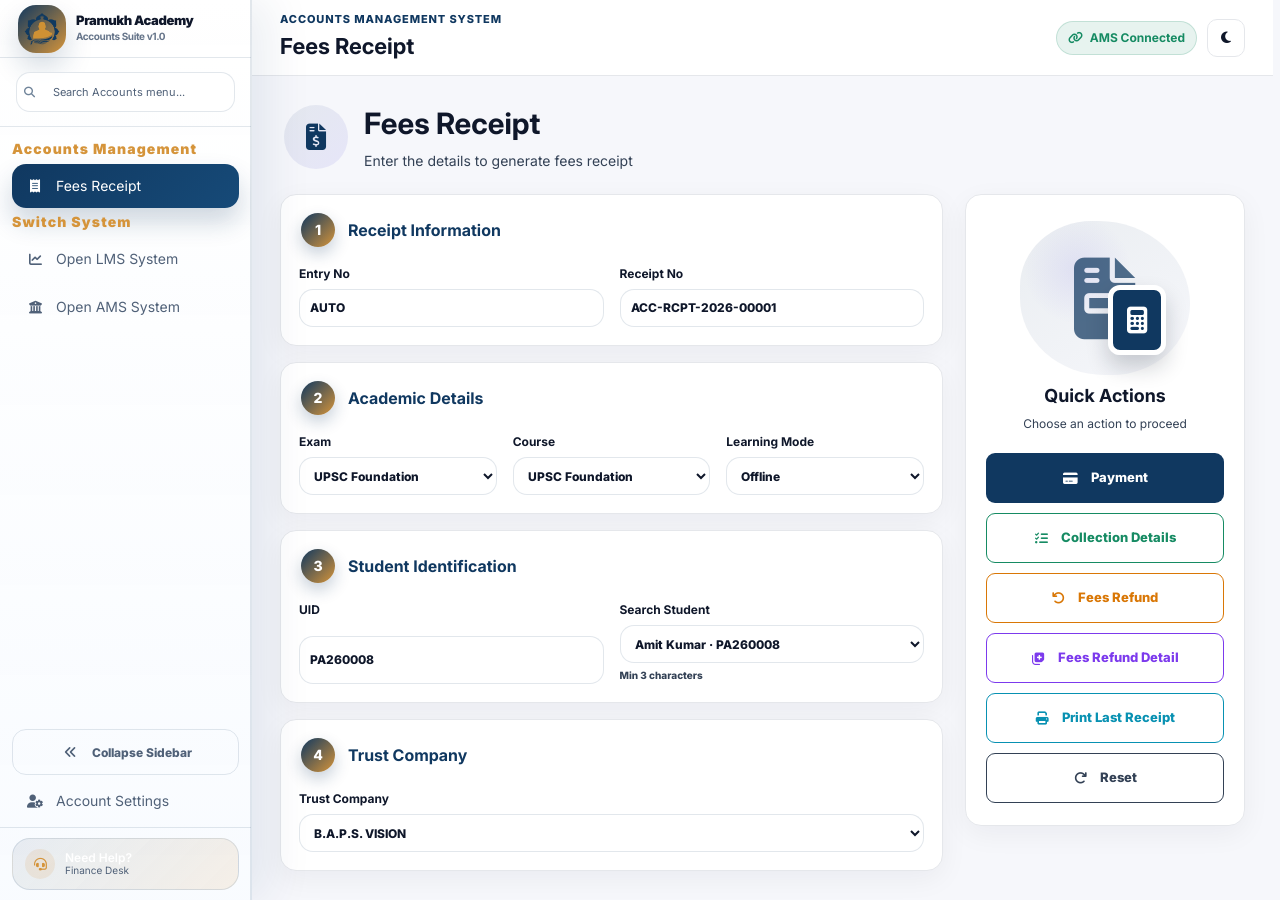
<file: accounts.html>
<!doctype html>
<html lang="en">
  <head>
    <meta charset="UTF-8" />
    <meta name="viewport" content="width=device-width, initial-scale=1.0" />
    <title>Pramukh Academy - Accounts Management System</title>
    <meta name="description" content="Accounts Management System for admission fees, collections, deposits, fines, refunds, and receipts" />
    <link rel="preconnect" href="https://fonts.googleapis.com" />
    <link rel="preconnect" href="https://fonts.gstatic.com" crossorigin />
    <link href="https://fonts.googleapis.com/css2?family=Inter:wght@300;400;500;600;700;800&display=swap" rel="stylesheet" />
    <link rel="stylesheet" href="https://cdnjs.cloudflare.com/ajax/libs/font-awesome/6.5.0/css/all.min.css" />
    <link rel="stylesheet" href="css/base.css" />
    <link rel="stylesheet" href="css/sidebar.css" />
    <link rel="stylesheet" href="css/responsive.css" />
    <link rel="stylesheet" href="css/accounts.css" />
  </head>
  <body>
    <div class="app-shell accounts-shell">
      <aside class="sidebar accounts-sidebar" id="shared-navigation-sidebar"></aside>

      <main class="main-content accounts-main">
        <header class="top-header accounts-topbar">
          <div>
            <span class="accounts-system-label">Accounts Management System</span>
            <h1 id="accounts-page-title">Fees Receipt</h1>
          </div>
          <div class="accounts-top-actions">
            <span class="accounts-connection"><i class="fas fa-link"></i> AMS Connected</span>
            <button type="button" class="accounts-icon-button" data-accounts-theme aria-label="Toggle theme"><i class="fas fa-moon"></i></button>
          </div>
        </header>

        <div class="accounts-content" id="accounts-root" aria-live="polite"></div>
        <nav class="mobile-bottom-nav" id="mobile-bottom-nav" aria-label="Mobile navigation"></nav>
      </main>
    </div>
    <div class="accounts-layer accounts-payment-layer" id="accounts-payment-layer" aria-hidden="true">
      <section class="accounts-layer-panel" role="dialog" aria-modal="true" aria-labelledby="accounts-payment-title">
        <header class="accounts-layer-header">
          <div><span>Accounts Management</span><h2 id="accounts-payment-title">Payment Form</h2></div>
          <button type="button" data-close-payment aria-label="Close Payment popup"><i class="fas fa-times"></i></button>
        </header>
        <div class="accounts-layer-body" id="accounts-payment-body"></div>
      </section>
    </div>
    <div class="accounts-layer accounts-special-layer" id="accounts-special-layer" aria-hidden="true">
      <section class="accounts-layer-panel accounts-special-panel" role="dialog" aria-modal="true" aria-labelledby="accounts-special-title">
        <header class="accounts-layer-header">
          <div><span>Payment Workflow</span><h2 id="accounts-special-title">Special Fees Structure</h2></div>
          <button type="button" data-close-special aria-label="Close Special Fees popup"><i class="fas fa-times"></i></button>
        </header>
        <div class="accounts-layer-body" id="accounts-special-body"></div>
      </section>
    </div>
    <div class="accounts-dialog" id="accounts-dialog" aria-hidden="true">
      <div class="accounts-dialog-card" role="dialog" aria-modal="true" aria-labelledby="accounts-dialog-title">
        <header><h2 id="accounts-dialog-title"></h2><button type="button" data-dialog-close aria-label="Close"><i class="fas fa-times"></i></button></header>
        <div id="accounts-dialog-body"></div>
      </div>
    </div>
    <div class="accounts-toast-region" id="accounts-toast-region" aria-live="polite"></div>

    <script src="js/shared-navigation.js"></script>
    <script src="js/ams-data.js"></script>
    <script src="js/accounts-data.js"></script>
    <script src="js/accounts.js"></script>
  </body>
</html>
</file>
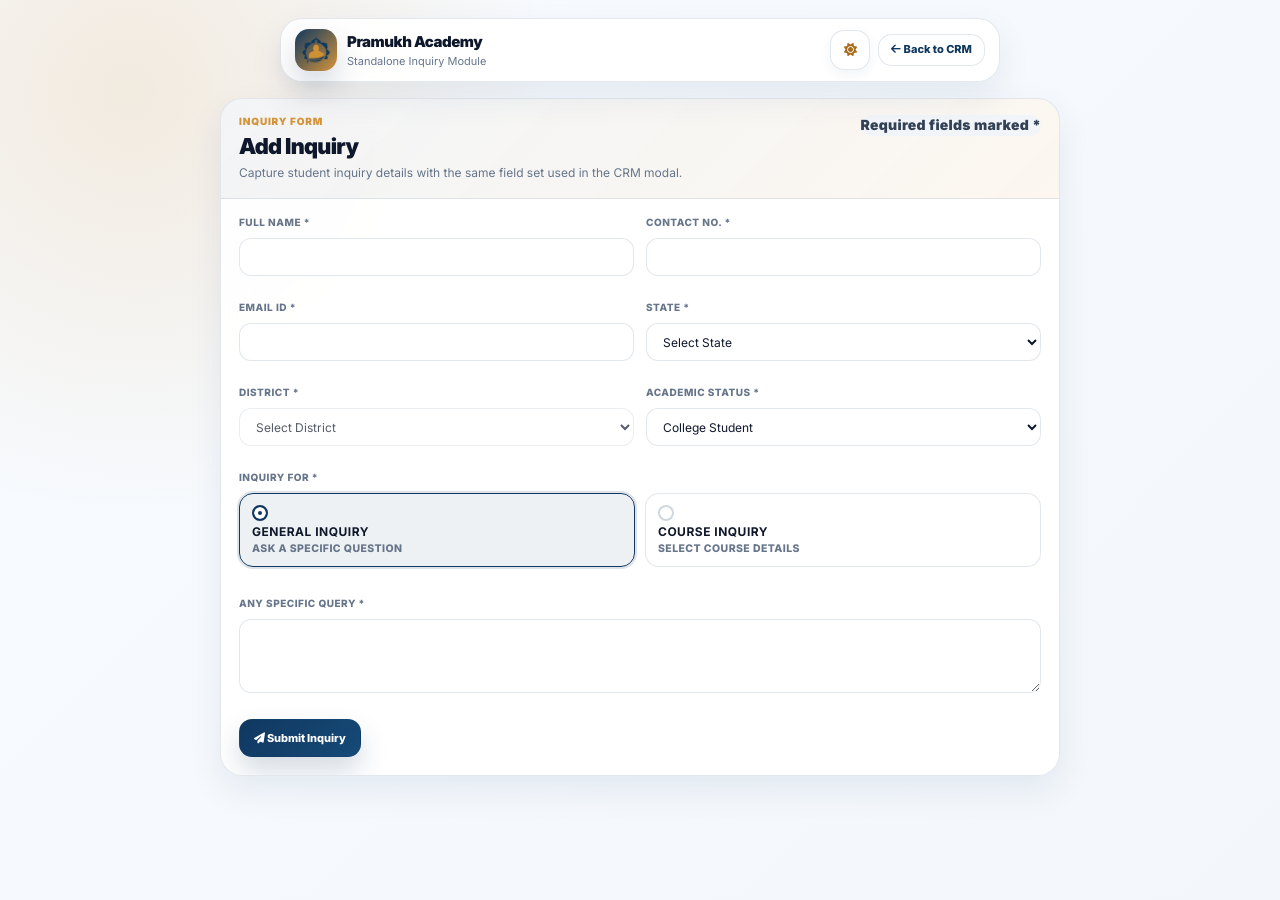
<file: inquiry-form.html>
<!DOCTYPE html>
<html lang="en">
<head>
  <meta charset="UTF-8">
  <meta name="viewport" content="width=device-width, initial-scale=1.0">
  <title>Inquiry Form - Pramukh Academy</title>
  <meta name="description" content="Standalone inquiry form for Pramukh Academy lead capture">
  <link rel="preconnect" href="https://fonts.googleapis.com">
  <link rel="preconnect" href="https://fonts.gstatic.com" crossorigin>
  <link href="https://fonts.googleapis.com/css2?family=Inter:wght@300;400;500;600;700;800&display=swap" rel="stylesheet">
  <link rel="stylesheet" href="https://cdnjs.cloudflare.com/ajax/libs/font-awesome/6.5.0/css/all.min.css">
  <link rel="stylesheet" href="css/base.css">
  <link rel="stylesheet" href="css/leads.css">
  <link rel="stylesheet" href="css/inquiry-form.css">
</head>
<body class="inquiry-page">
  <div class="inquiry-shell">
    <header class="inquiry-topbar">
      <div class="inquiry-brand">
        <div class="inquiry-logo-mark">
          <img src="assets/Logo-04.png" alt="Pramukh Academy" />
        </div>
        <div>
          <div class="inquiry-brand-title">Pramukh Academy</div>
          <div class="inquiry-brand-sub">Standalone Inquiry Module</div>
        </div>
      </div>
      <div class="inquiry-topbar-actions">
        <button class="topbar-icon-btn" id="theme-toggle" type="button" aria-label="Toggle theme" title="Toggle theme">
          <i class="fas fa-sun" id="theme-icon"></i>
        </button>
        <a class="btn btn-outline btn-sm" href="index.html">
          <i class="fas fa-arrow-left"></i> Back to CRM
        </a>
      </div>
    </header>

    <main class="inquiry-stage">
      <section class="inquiry-panel inquiry-form-panel">
        <div class="inquiry-hero">
          <div>
            <div class="inquiry-eyebrow">Inquiry Form</div>
            <h1 class="panel-title">Add Inquiry</h1>
            <p class="panel-subtitle">Capture student inquiry details with the same field set used in the CRM modal.</p>
          </div>
          <div class="inquiry-hero-meta">
            <span class="badge badge-primary">Premium Entry</span>
            <span class="badge badge-gray">Required fields marked *</span>
          </div>
        </div>

        <form id="inquiry-form" class="inquiry-form">
          <div class="modal-grid-2">
            <div class="form-field">
              <label>Full Name *</label>
              <input type="text" id="i-name" required >
            </div>
            <div class="form-field">
              <label>Contact No. *</label>
              <input type="tel" id="i-phone" required >
            </div>
            <div class="form-field">
              <label>Email ID *</label>
              <input type="email" id="i-email" required >
            </div>
            <div class="form-field">
              <label>State *</label>
              <select id="i-state" required>
                <option value="">Select State</option>
              </select>
            </div>
            <div class="form-field">
              <label>District *</label>
              <select id="i-district" required disabled>
                <option value="">Select District</option>
              </select>
            </div>
            <div class="form-field">
              <label>Academic Status *</label>
              <select id="i-academic-status" required>
                <option value="School Student">School Student</option>
                <option value="College Student" selected>College Student</option>
                <option value="Graducation Completed">Graducation Completed</option>
              </select>
            </div>
            <div class="form-field span-2">
              <label>Inquiry For *</label>
              <div class="radio-card-grid cols-2 inquiry-type-grid">
                <label class="radio-card">
                  <input type="radio" name="inquiryType" value="General Inquiry" checked required>
                  <span class="radio-mark"></span>
                  <span><span class="radio-title">General inquiry</span><span class="radio-subtitle">Ask a specific question</span></span>
                </label>
                <label class="radio-card">
                  <input type="radio" name="inquiryType" value="Course Inquiry" required>
                  <span class="radio-mark"></span>
                  <span><span class="radio-title">Course Inquiry</span><span class="radio-subtitle">Select course details</span></span>
                </label>
              </div>
            </div>
            <div class="form-field span-2" id="i-course-wrap" hidden>
              <label>Course *</label>
              <select id="i-course">
                <option value="">Select Course</option>
                <option value="UPSC">UPSC</option>
                <option value="GPSC-Class1,2">GPSC Class 1&2</option>
                <option value="Class -3">Class 3</option>
                <option value="Sankalp">Sankalp (For School Student)</option>
                <option value="Sampurn">Sampurn (For College Student)</option>
              </select>
            </div>
            <div class="form-field" id="i-batch-wrap" hidden>
              <label>Batch Selection (Optional)</label>
              <select id="i-batch">
                <option value="">Select Batch</option>
                <option value="Foundation">Foundation</option>
                <option value="mentorship">Mentorship</option>
                <option value="Interview">Interview</option>
                <option value="mains">Mains</option>
              </select>
            </div>
            <div class="form-field" id="i-mode-wrap" hidden>
              <label>Mode Of Learning *</label>
              <div class="radio-inline-group">
                <label class="radio-pill"><input type="radio" name="mode" value="Online">Online</label>
                <label class="radio-pill"><input type="radio" name="mode" value="Offline">Offline</label>
              </div>
            </div>
            <div class="form-field full" id="i-query-wrap">
              <label id="i-query-label">Any Specific Query *</label>
              <textarea id="i-query" rows="3" required ></textarea>
            </div>
          </div>

          <div class="inquiry-actions">
            <button class="btn btn-primary btn-sm" type="submit"><i class="fas fa-paper-plane"></i> Submit Inquiry</button>
            <span id="inquiry-status" class="form-status"></span>
          </div>
        </form>
      </section>
    </main>
  </div>

  <script src="js/indian-locations.js"></script>
  <script src="js/inquiry-form.js"></script>
</body>
</html>
</file>
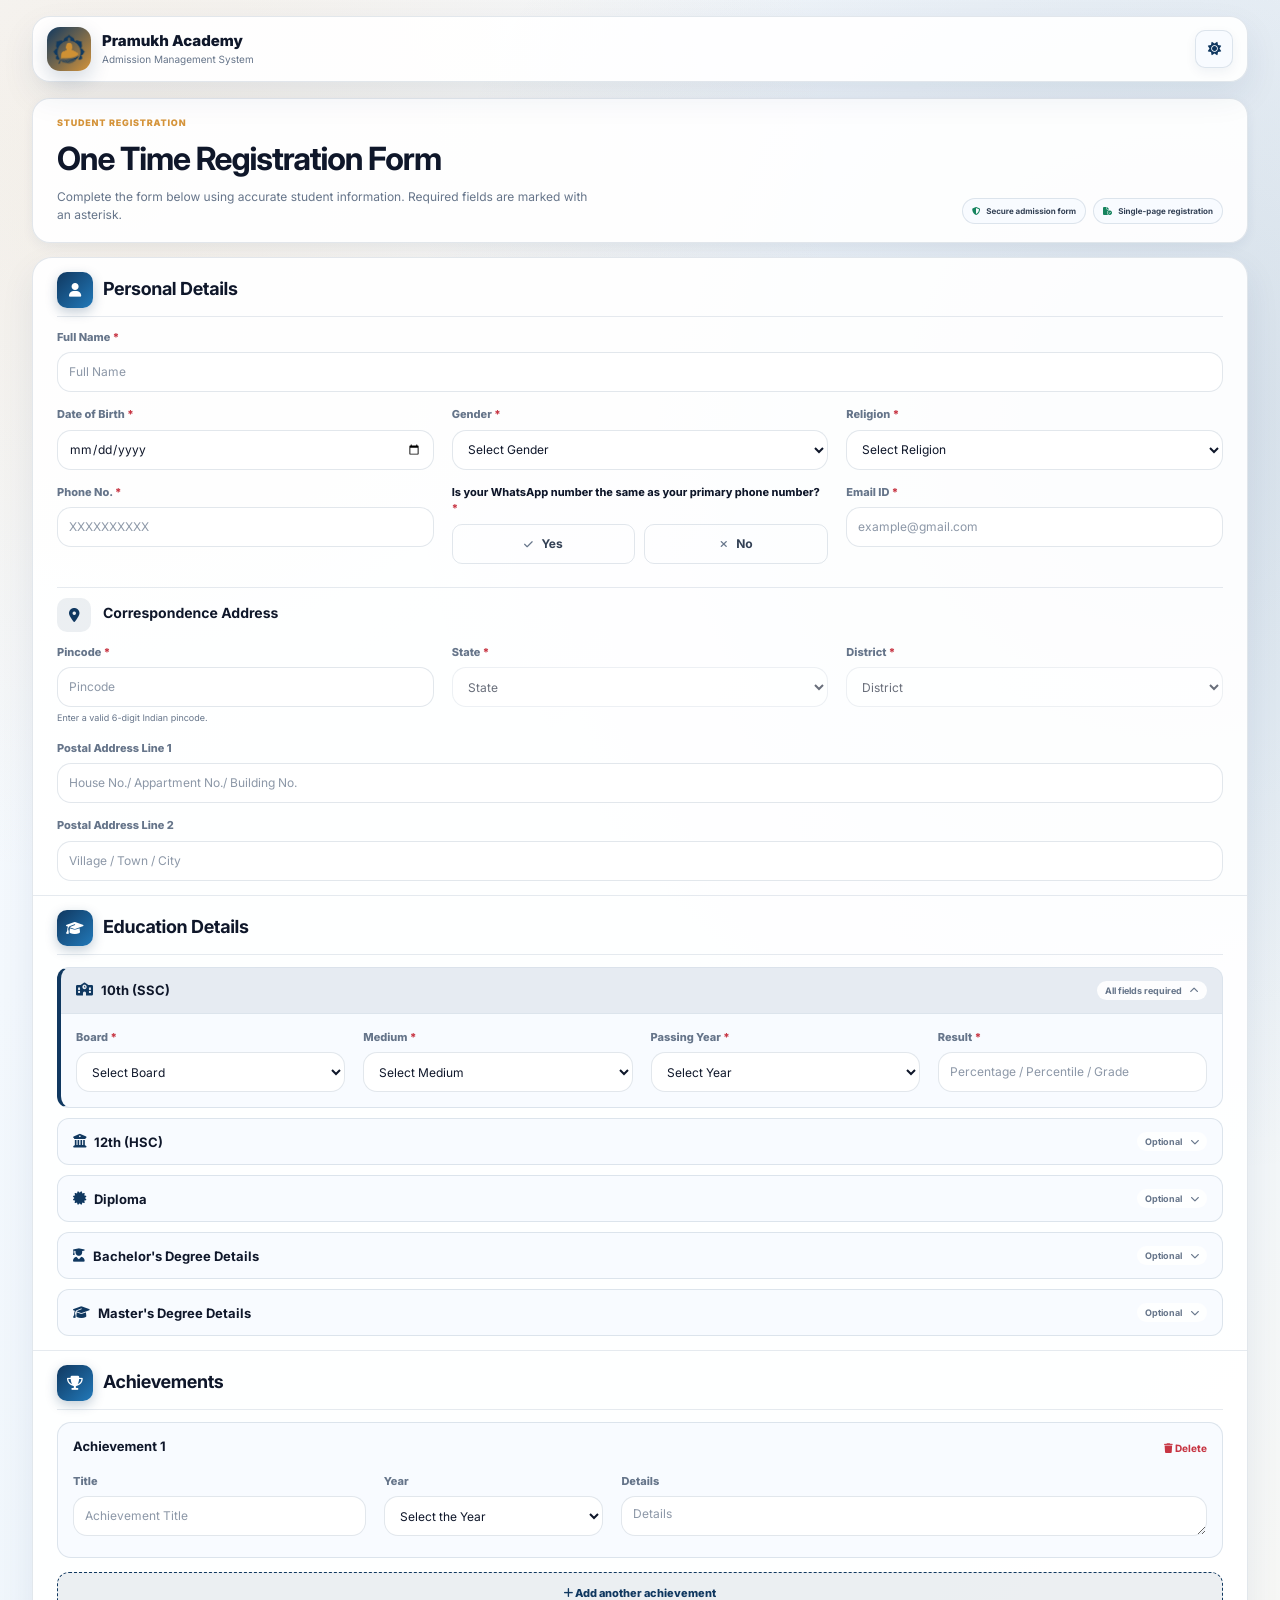
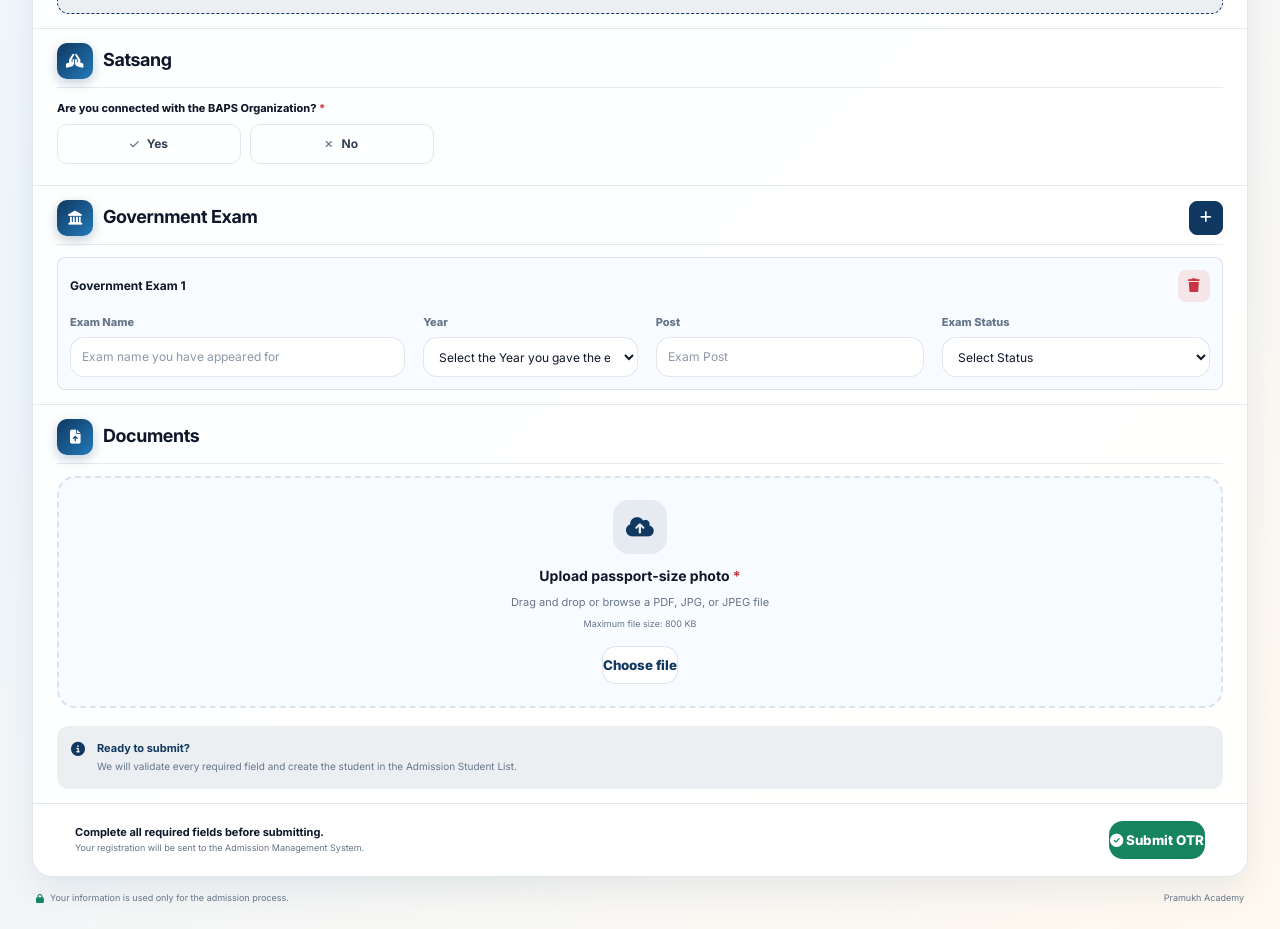
<file: otr-form.html>
<!DOCTYPE html>
<html lang="en">
<head>
  <meta charset="UTF-8">
  <meta name="viewport" content="width=device-width, initial-scale=1.0">
  <title>One Time Registration - Pramukh Academy</title>
  <meta name="description" content="Student One Time Registration form for Pramukh Academy admissions">
  <link rel="preconnect" href="https://fonts.googleapis.com">
  <link rel="preconnect" href="https://fonts.gstatic.com" crossorigin>
  <link href="https://fonts.googleapis.com/css2?family=Inter:wght@300;400;500;600;700;800&display=swap" rel="stylesheet">
  <link rel="stylesheet" href="https://cdnjs.cloudflare.com/ajax/libs/font-awesome/6.5.0/css/all.min.css">
  <link rel="stylesheet" href="css/base.css">
  <link rel="stylesheet" href="css/otr-form.css">
  <link rel="stylesheet" href="css/otr-standalone.css">
</head>
<body class="otr-public-page">
  <div class="otr-public-shell">
    <header class="otr-public-topbar">
      <div class="otr-public-brand">
        <span class="otr-public-logo"><img src="assets/Logo-04.png" alt="Pramukh Academy"></span>
        <div><strong>Pramukh Academy</strong><span>Admission Management System</span></div>
      </div>
      <button class="otr-theme-toggle" id="theme-toggle" type="button" aria-label="Toggle theme" title="Toggle theme">
        <i class="fas fa-sun" id="theme-icon"></i>
      </button>
    </header>

    <main class="otr-public-stage">
      <section class="otr-public-intro" aria-labelledby="otr-page-title">
        <div>
          <span class="otr-public-eyebrow">Student Registration</span>
          <h1 id="otr-page-title">One Time Registration Form</h1>
          <p>Complete the form below using accurate student information. Required fields are marked with an asterisk.</p>
        </div>
        <div class="otr-public-meta">
          <span><i class="fas fa-shield-halved"></i> Secure admission form</span>
          <span><i class="fas fa-file-circle-check"></i> Single-page registration</span>
        </div>
      </section>

      <div class="otr-shell">
        <main class="otr-form-card">
          <form id="otr-form" novalidate>
            <div id="otr-form-alert" class="otr-alert" role="alert" aria-live="polite" hidden></div>
            <div id="otr-sections"></div>
            <div class="otr-form-actions">
              <div>
                <strong>Complete all required fields before submitting.</strong>
                <span>Your registration will be sent to the Admission Management System.</span>
              </div>
              <button class="btn btn-success" id="otr-submit" type="submit">
                <i class="fas fa-circle-check"></i> Submit OTR
              </button>
            </div>
          </form>
        </main>
      </div>
    </main>

    <footer class="otr-public-footer">
      <span><i class="fas fa-lock"></i> Your information is used only for the admission process.</span>
      <span>Pramukh Academy</span>
    </footer>
  </div>

  <script src="js/ams-data.js"></script>
  <script src="js/otr-form.js"></script>
</body>
</html>
</file>
<file: css/base.css>
/* ============================================================
   BASE.CSS — Premium Logo-Based Design System
   Pramukh Academy — Lead Management System
   Theme: Midnight Blue + Gold, semantic green/red/blue only
   ============================================================ */

@import url('https://fonts.googleapis.com/css2?family=Inter:wght@300;400;500;600;700;800;900&display=swap');

:root {
  --academy-blue: #103860;
  --academy-blue-2: #164a78;
  --academy-blue-3: #0b2948;
  --academy-gold: #d5943a;
  --academy-gold-2: #f1bc62;
  --academy-gold-3: #9b641d;

  --deep-twilight: var(--academy-blue);
  --bright-teal-blue: var(--academy-blue-2);
  --turquoise-surf: var(--academy-gold);
  --frosted-blue: #e8f1f8;
  --light-cyan: #f4f8fc;

  --primary: var(--academy-blue);
  --primary-dark: #082743;
  --primary-light: rgba(16, 56, 96, 0.08);
  --primary-glow: rgba(16, 56, 96, 0.14);
  --primary-shadow: rgba(16, 56, 96, 0.25);
  --accent: var(--academy-gold);
  --accent-dark: #9b641d;
  --accent-light: rgba(213, 148, 58, 0.13);
  --accent-glow: rgba(213, 148, 58, 0.22);

  --bg: #f3f7fb;
  --bg-card: rgba(255, 255, 255, 0.92);
  --bg-card-hover: #f7fbff;
  --bg-input: rgba(255, 255, 255, 0.94);
  --bg-elevated: #ffffff;
  --bg-subtle: #f8fbff;
  --bg-backdrop: rgba(10, 24, 42, 0.48);
  --bg-backdrop-strong: rgba(10, 24, 42, 0.62);
  --bg-toast: rgba(8, 21, 38, 0.96);
  --hover-warning-bg: #fff8ea;
  --chart-stroke: #ffffff;

  --text-primary: #0f172a;
  --text-secondary: #334155;
  --text-muted: #66758a;
  --text-white: #ffffff;
  --text-on-accent: #ffffff;
  --icon-color: var(--academy-blue);
  --icon-muted: #718096;

  --border: rgba(16, 56, 96, 0.12);
  --border-strong: rgba(16, 56, 96, 0.2);
  --border-focus: var(--accent);
  --divider: rgba(16, 56, 96, 0.1);

  --sidebar-bg: #ffffff;
  --sidebar-hover: #f5f8fc;
  --sidebar-active: var(--academy-blue);
  --sidebar-text: #506178;
  --sidebar-text-active: #ffffff;
  --sidebar-border: rgba(16, 56, 96, 0.12);
  --sidebar-icon: #70849a;
  --sidebar-hover-text: var(--academy-blue);
  --sidebar-hover-icon: var(--academy-gold);
  --submenu-active-bg: rgba(213, 148, 58, 0.12);
  --submenu-active-text: var(--academy-blue);

  --success: #16845e;
  --success-light: rgba(22, 132, 94, 0.13);
  --danger: #c73543;
  --danger-light: rgba(199, 53, 67, 0.12);
  --warning: #a86d1f;
  --warning-light: rgba(213, 148, 58, 0.16);
  --info: #2563eb;
  --info-light: rgba(37, 99, 235, 0.11);
  --info-strong: #2563eb;
  --purple: #6d28d9;
  --purple-light: rgba(109, 40, 217, 0.12);
  --orange: #c76513;
  --orange-light: rgba(199, 101, 19, 0.12);
  --wa: #25d366;
  --wa-light: rgba(37, 211, 102, 0.14);
  --neutral-light: #f1f5f9;
  --gray-light: #eef2f7;

  --shadow-xs: 0 1px 2px rgba(15, 23, 42, 0.05);
  --shadow-sm: 0 4px 12px rgba(16, 56, 96, 0.06);
  --shadow-md: 0 12px 30px rgba(16, 56, 96, 0.1);
  --shadow-lg: 0 18px 45px rgba(16, 56, 96, 0.13);
  --shadow-xl: 0 26px 70px rgba(16, 56, 96, 0.16);
  --shadow-card: 0 14px 34px rgba(16, 56, 96, 0.08);
  --shadow-hover: 0 20px 48px rgba(16, 56, 96, 0.16);
  --shadow-drawer: -18px 0 48px rgba(8, 21, 38, 0.2);

  --space-1: 4px;
  --space-2: 8px;
  --space-3: 12px;
  --space-4: 16px;
  --space-5: 20px;
  --space-6: 24px;
  --space-8: 32px;

  --radius-sm: 8px;
  --radius: 12px;
  --radius-md: 14px;
  --radius-lg: 18px;
  --radius-xl: 22px;
  --radius-2xl: 28px;
  --radius-full: 9999px;

  --font: 'Inter', -apple-system, BlinkMacSystemFont, 'Segoe UI', sans-serif;
  --font-size-xs: 11px;
  --font-size-sm: 12px;
  --font-size-base: 13px;
  --font-size-md: 14px;
  --font-size-lg: 15px;
  --font-size-xl: 16px;
  --font-size-2xl: 19px;
  --font-size-3xl: 24px;
  --font-size-4xl: 32px;

  --transition: all 0.22s cubic-bezier(0.4, 0, 0.2, 1);
  --transition-slow: all 0.36s cubic-bezier(0.4, 0, 0.2, 1);
  --transition-bounce: all 0.32s cubic-bezier(0.34, 1.56, 0.64, 1);
  --theme-transition: background-color 250ms ease, color 250ms ease, border-color 250ms ease, box-shadow 250ms ease;

  --sidebar-width: 252px;
  --sidebar-collapsed: 68px;
  --header-height: 60px;
  --topbar-height: 64px;
}

body.dark {
  --academy-blue: #123f6b;
  --academy-blue-2: #2b75b8;
  --academy-blue-3: #07111f;
  --academy-gold: #d5943a;
  --academy-gold-2: #f2b85b;
  --academy-gold-3: #b97722;

  --deep-twilight: #07111f;
  --bright-teal-blue: #2b75b8;
  --turquoise-surf: var(--academy-gold);
  --frosted-blue: #10243a;
  --light-cyan: #07111f;

  --primary: #2b75b8;
  --primary-dark: #123f6b;
  --primary-light: rgba(43, 117, 184, 0.16);
  --primary-glow: rgba(43, 117, 184, 0.22);
  --primary-shadow: rgba(43, 117, 184, 0.28);
  --accent: #f2b85b;
  --accent-dark: #d5943a;
  --accent-light: rgba(242, 184, 91, 0.16);
  --accent-glow: rgba(242, 184, 91, 0.24);

  --bg: #07111f;
  --bg-card: rgba(15, 34, 56, 0.86);
  --bg-card-hover: #132d49;
  --bg-input: rgba(9, 24, 42, 0.94);
  --bg-elevated: #0f2238;
  --bg-subtle: #0b1a2c;
  --bg-backdrop: rgba(0, 0, 0, 0.5);
  --bg-backdrop-strong: rgba(0, 0, 0, 0.68);
  --bg-toast: rgba(6, 17, 31, 0.98);
  --hover-warning-bg: rgba(242, 184, 91, 0.12);
  --chart-stroke: #0f2238;

  --text-primary: #f8fafc;
  --text-secondary: #d7e2ee;
  --text-muted: #a8b8cc;
  --icon-color: #e7eef8;
  --icon-muted: #a8b8cc;

  --border: rgba(255, 255, 255, 0.1);
  --border-strong: rgba(255, 255, 255, 0.16);
  --divider: rgba(255, 255, 255, 0.09);

  --sidebar-bg: #07111f;
  --sidebar-hover: rgba(255, 255, 255, 0.06);
  --sidebar-active: var(--academy-blue);
  --sidebar-text: #b8c6d8;
  --sidebar-text-active: #ffffff;
  --sidebar-border: rgba(255, 255, 255, 0.1);
  --sidebar-icon: #a8b8cc;
  --sidebar-hover-text: #ffffff;
  --sidebar-hover-icon: #f2b85b;
  --submenu-active-bg: rgba(242, 184, 91, 0.14);
  --submenu-active-text: #ffffff;

  --success-light: rgba(22, 132, 94, 0.18);
  --danger-light: rgba(199, 53, 67, 0.18);
  --warning-light: rgba(242, 184, 91, 0.17);
  --info-light: rgba(37, 99, 235, 0.18);
  --purple-light: rgba(109, 40, 217, 0.18);
  --orange-light: rgba(199, 101, 19, 0.18);
  --wa-light: rgba(37, 211, 102, 0.18);
  --neutral-light: #14263c;
  --gray-light: #14263c;

  --shadow-card: 0 20px 52px rgba(0, 0, 0, 0.26);
  --shadow-hover: 0 24px 64px rgba(0, 0, 0, 0.34);
}

*, *::before, *::after { box-sizing: border-box; margin: 0; padding: 0; }
html { font-size: 14px; scroll-behavior: smooth; width: 100%; min-height: 100%; }
body {
  width: 100%;
  min-height: 100%;
  height: 100vh;
  overflow: hidden;
  font-family: var(--font);
  color: var(--text-primary);
  line-height: 1.5;
  text-rendering: geometricPrecision;
  -webkit-font-smoothing: antialiased;
  background:
    radial-gradient(circle at 8% 10%, rgba(213, 148, 58, 0.14), transparent 28%),
    radial-gradient(circle at 95% 18%, rgba(16, 56, 96, 0.14), transparent 34%),
    linear-gradient(135deg, #f8fbff 0%, #f1f6fb 46%, #fff8ec 100%);
  transition: var(--theme-transition);
}
body.dark {
  background:
    radial-gradient(circle at 8% 8%, rgba(242, 184, 91, 0.12), transparent 30%),
    radial-gradient(circle at 90% 20%, rgba(43, 117, 184, 0.2), transparent 34%),
    linear-gradient(135deg, #07111f 0%, #0b1a2c 48%, #101827 100%);
}
a { text-decoration: none; color: inherit; }
button { font-family: var(--font); cursor: pointer; border: none; background: none; }
input, select, textarea { font-family: var(--font); }
ul { list-style: none; }
img { display: block; max-width: 100%; }
.fa, .fas, i { color: inherit; }

body::after {
  content: '';
  position: fixed;
  inset: 0;
  z-index: 10000;
  pointer-events: none;
  opacity: 0;
  background: var(--bg);
}
body.theme-fade::after { animation: themeFade 320ms ease; }
body.theme-fade * { transition: background-color 260ms ease, color 260ms ease, border-color 260ms ease, box-shadow 260ms ease, fill 260ms ease, stroke 260ms ease; }

::-webkit-scrollbar { width: 7px; height: 7px; }
::-webkit-scrollbar-track { background: transparent; }
::-webkit-scrollbar-thumb { background: rgba(16, 56, 96, 0.18); border-radius: var(--radius-full); }
body.dark ::-webkit-scrollbar-thumb { background: rgba(255, 255, 255, 0.18); }
::-webkit-scrollbar-thumb:hover { background: var(--accent); }

/* Layout and scroll stability */
.app-shell { display: flex; height: 100vh; min-height: 0; overflow: hidden; }
.main-content { flex: 1; display: flex; flex-direction: column; min-width: 0; min-height: 0; overflow: hidden; }
.content-area { flex: 1; height: 100%; min-height: 0; overflow-y: auto; overflow-x: hidden; padding: 24px 28px; scrollbar-gutter: stable; }
.screen { display: none; }
.screen.active { display: flex; flex-direction: column; height: 100%; min-height: 0; overflow: hidden; }
#screen-leads { min-height: 0; overflow-y: auto !important; overflow-x: hidden !important; padding-bottom: 28px; scrollbar-gutter: stable; }
#screen-leads .lead-list,
#screen-leads .lead-calendar-view,
#screen-leads .archived-lead-view { flex: 0 0 auto !important; overflow: visible !important; }
#screen-dashboard .content-area,
#screen-calendar .content-area,
#screen-segmentation .content-area,
#screen-ams-dashboard .content-area,
#screen-ams-students .content-area { height: 100% !important; min-height: 0 !important; overflow-y: auto !important; overflow-x: hidden !important; }
.sidebar { height: 100vh; min-height: 0; overflow-y: auto; overflow-x: hidden; }

/* Common typography */
.section-eyebrow,
.inquiry-eyebrow,
.account-settings-eyebrow,
.report-eyebrow { color: var(--accent) !important; font-weight: 900 !important; letter-spacing: 0.08em !important; text-transform: uppercase !important; }
.page-title,
.dashboard-header h1,
.dashboard-hero-header h1,
.chart-card-title,
.card-title,
.panel-title,
.inquiry-brand-title,
.logo-text,
.lead-name,
.drawer-title,
.modal-title { color: var(--text-primary) !important; letter-spacing: -0.03em; }
.page-subtitle,
.dashboard-welcome,
.chart-card-subtitle,
.panel-subtitle,
.inquiry-brand-sub,
.user-role { color: var(--text-muted) !important; }
.dashboard-hero-header h1 span,
.dashboard-header h1 span { color: var(--accent) !important; }

/* Premium surfaces */
.card,
.chart-card,
.kpi-card,
.table-card,
.tasks-card,
.score-guide-card,
.mini-calendar-card,
.dashboard-command-panel,
.dashboard-hero-header,
.dashboard-operations-section,
.ops-analytics-card,
.command-card,
.segmentation-card,
.future-enhancement-card,
.assignment-panel,
.segment-panel,
.report-card,
.lead-card,
.lead-detail-card,
.lead-calendar-view,
.status-bar,
.status-sub-bar,
.leads-toolbar,
.leads-filter-panel,
.leads-info-bar,
.leads-pagination,
.modal-content,
.drawer-card,
.drawer-section,
.account-settings-card,
.account-settings-section,
.inquiry-panel,
.inquiry-topbar,
.ams-card,
.ams-panel,
.ams-stat-card,
.ams-table-card {
  background: var(--bg-card) !important;
  border: 1px solid var(--border) !important;
  border-radius: var(--radius-xl) !important;
  box-shadow: var(--shadow-card) !important;
  backdrop-filter: blur(18px);
}
.card:hover,
.chart-card:hover,
.kpi-card:hover,
.lead-card:hover,
.segmentation-card:hover,
.future-enhancement-card:hover,
.ams-card:hover,
.ams-stat-card:hover { transform: translateY(-2px); box-shadow: var(--shadow-hover) !important; border-color: var(--border-strong) !important; }
.card-header,
.chart-card-header,
.modal-header,
.drawer-header,
.account-settings-header { border-bottom: 1px solid var(--divider) !important; }
.card-body { padding: var(--space-5); }
.divider { height: 1px; background: var(--divider); margin: var(--space-4) 0; }

/* Buttons */
.btn,
.date-filter-btn,
.toolbar-btn,
.quick-action-btn button,
.export-btn,
.action-btn,
.topbar-icon-btn,
.mobile-menu-btn,
.mini-cal-nav,
.account-settings-close,
.account-settings-action { border-radius: 14px !important; font-weight: 800 !important; transition: var(--transition) !important; }
.btn,
.date-filter-btn,
.toolbar-btn,
.quick-action-btn button,
.export-btn,
.action-btn { min-height: 38px; border: 1px solid var(--border) !important; }
.btn-primary,
.quick-action-btn button,
.export-btn.primary { background: linear-gradient(135deg, var(--academy-blue), var(--academy-blue-2)) !important; color: #ffffff !important; border-color: transparent !important; box-shadow: 0 14px 28px rgba(16, 56, 96, 0.18) !important; }
.btn-primary:hover,
.quick-action-btn button:hover,
.export-btn.primary:hover { background: linear-gradient(135deg, var(--academy-blue-2), var(--academy-gold)) !important; transform: translateY(-1px); }
.btn-outline,
.date-filter-btn,
.toolbar-btn,
.export-btn,
.action-btn,
.account-settings-action { background: rgba(255, 255, 255, 0.76) !important; color: var(--primary) !important; }
body.dark .btn-outline,
body.dark .date-filter-btn,
body.dark .toolbar-btn,
body.dark .export-btn,
body.dark .action-btn,
body.dark .account-settings-action { background: rgba(255, 255, 255, 0.04) !important; }
.btn-outline:hover,
.date-filter-btn:hover,
.toolbar-btn:hover,
.export-btn:hover,
.action-btn:hover,
.account-settings-action:hover { color: var(--accent) !important; border-color: var(--accent) !important; background: var(--accent-light) !important; transform: translateY(-1px); }
.btn-success { background: var(--success) !important; color: #ffffff !important; border-color: transparent !important; }
.btn-danger { background: var(--danger) !important; color: #ffffff !important; border-color: transparent !important; }
.btn-ghost { background: transparent !important; color: var(--text-secondary) !important; border-color: transparent !important; }
.btn-ghost:hover { background: var(--primary-light) !important; color: var(--primary) !important; }
.btn-icon { padding: 8px !important; min-width: 38px; justify-content: center; }
.btn-sm { min-height: 32px; padding: 6px 12px !important; font-size: var(--font-size-xs) !important; }
.btn-lg { min-height: 44px; padding: 10px 20px !important; font-size: var(--font-size-md) !important; }

/* Inputs */
input,
select,
textarea,
.chart-filter-select,
.role-switcher-select,
.sidebar-search-input { background: var(--bg-input) !important; color: var(--text-primary) !important; border: 1px solid var(--border) !important; border-radius: 14px !important; outline: none !important; transition: var(--transition) !important; }
input:focus,
select:focus,
textarea:focus,
.chart-filter-select:focus,
.sidebar-search-input:focus { border-color: var(--accent) !important; box-shadow: 0 0 0 4px var(--accent-light) !important; }
label,
.form-field label,
.field-label { color: var(--text-muted) !important; font-weight: 800 !important; }

/* Badges and statuses */
.badge,
.status-pill,
.lead-status,
.stage-badge,
.scope-badge,
.archived-status-pill { border-radius: var(--radius-full) !important; font-weight: 900 !important; letter-spacing: 0.02em; }
.badge-primary,
.status-new { background: var(--primary-light) !important; color: var(--primary) !important; }
.badge-success,
.status-interested,
.status-admission { background: var(--success-light) !important; color: var(--success) !important; }
.badge-warning,
.status-pending { background: var(--warning-light) !important; color: var(--warning) !important; }
.badge-danger,
.status-hotlead,
.status-rejected { background: var(--danger-light) !important; color: var(--danger) !important; }
.badge-info,
.status-contacted,
.status-voicecall,
.status-coldlead { background: var(--info-light) !important; color: var(--info) !important; }
.badge-purple,
.status-counseling { background: var(--purple-light) !important; color: var(--purple) !important; }
.badge-orange { background: var(--orange-light) !important; color: var(--orange) !important; }
.badge-gray,
.status-closed { background: var(--neutral-light) !important; color: var(--text-secondary) !important; }

/* Topbar */
.topbar { height: var(--topbar-height) !important; padding: 0 28px !important; gap: 16px !important; background: rgba(255, 255, 255, 0.84) !important; border-bottom: 1px solid var(--border) !important; box-shadow: 0 12px 32px rgba(16, 56, 96, 0.06) !important; backdrop-filter: blur(18px); }
body.dark .topbar { background: rgba(7, 17, 31, 0.82) !important; }
.topbar-search input { height: 40px !important; padding-left: 40px !important; }
.topbar-icon-btn,
.mobile-menu-btn,
.mini-cal-nav,
.account-settings-close { width: 40px !important; height: 40px !important; display: inline-flex !important; align-items: center !important; justify-content: center !important; background: var(--bg-card) !important; border: 1px solid var(--border) !important; color: var(--primary) !important; box-shadow: var(--shadow-sm) !important; }
.topbar-icon-btn:hover,
.mobile-menu-btn:hover,
.mini-cal-nav:hover,
.account-settings-close:hover { color: var(--accent) !important; border-color: var(--accent) !important; transform: translateY(-1px); }
.user-avatar,
.logo-mark,
.inquiry-logo-mark { background: linear-gradient(135deg, var(--academy-blue), var(--academy-gold)) !important; box-shadow: 0 14px 28px rgba(16, 56, 96, 0.18) !important; }

/* Sidebar */
.sidebar { background: linear-gradient(180deg, rgba(255, 255, 255, 0.96), rgba(248, 251, 255, 0.92)) !important; border-right: 1px solid var(--sidebar-border) !important; box-shadow: 18px 0 42px rgba(16, 56, 96, 0.08) !important; backdrop-filter: blur(20px); }
body.dark .sidebar { background: radial-gradient(circle at 20% 0%, rgba(242, 184, 91, 0.08), transparent 30%), linear-gradient(180deg, #07111f, #0b1a2c) !important; }
.sidebar-logo { padding: 20px 18px !important; border-bottom: 1px solid var(--sidebar-border) !important; }
.logo-mark { width: 48px !important; height: 48px !important; border-radius: 18px !important; padding: 4px !important; }
.logo-text { font-weight: 900 !important; line-height: 1.1 !important; }
.logo-text span { color: var(--text-muted) !important; margin-top: 4px !important; font-weight: 700 !important; }
.sidebar-search { padding: 14px 16px !important; }
.sidebar-search-wrap { position: relative; }
.sidebar-search-input { min-height: 40px !important; padding-left: 36px !important; }
.sidebar-nav { padding: 12px !important; }
.nav-group-title { color: var(--accent) !important; font-weight: 900 !important; letter-spacing: 0.08em !important; }
.nav-subitem,
.nav-sub-subitem,
.sidebar-collapse-btn,
.account-settings-trigger { min-height: 42px !important; margin: 4px 0 !important; padding: 11px 12px !important; border-radius: 14px !important; color: var(--sidebar-text) !important; transition: var(--transition) !important; }
.nav-subitem:hover,
.nav-sub-subitem:hover,
.sidebar-collapse-btn:hover,
.account-settings-trigger:hover { background: var(--sidebar-hover) !important; color: var(--sidebar-hover-text) !important; transform: translateX(2px); }
.nav-subitem.active,
.nav-sub-subitem.active { background: linear-gradient(135deg, var(--academy-blue), var(--academy-blue-2)) !important; color: #ffffff !important; box-shadow: 0 14px 26px rgba(16, 56, 96, 0.2) !important; }
.nav-subitem.active i,
.nav-sub-subitem.active i { color: #ffffff !important; }
.nav-submenu { margin: 4px 0 8px 8px !important; border-left: 2px solid var(--accent-light) !important; padding-left: 8px !important; }
.sidebar-help { background: linear-gradient(135deg, rgba(16, 56, 96, 0.08), rgba(213, 148, 58, 0.12)) !important; border: 1px solid var(--border) !important; border-radius: var(--radius-lg) !important; }
.help-icon { background: var(--accent-light) !important; color: var(--accent) !important; }

/* Dashboard */
.dashboard-hero-header,
.dashboard-header { position: relative; overflow: hidden; padding: 28px !important; margin-bottom: 18px !important; background: radial-gradient(circle at 92% 14%, rgba(213, 148, 58, 0.2), transparent 30%), linear-gradient(135deg, rgba(255, 255, 255, 0.96), rgba(245, 250, 255, 0.9)) !important; }
body.dark .dashboard-hero-header,
body.dark .dashboard-header { background: radial-gradient(circle at 92% 14%, rgba(242, 184, 91, 0.16), transparent 32%), linear-gradient(135deg, rgba(15, 34, 56, 0.96), rgba(11, 26, 44, 0.9)) !important; }
.dashboard-hero-header::before,
.dashboard-header::before { content: ''; position: absolute; inset: 0 auto 0 0; width: 6px; background: linear-gradient(180deg, var(--academy-blue), var(--academy-gold)); }
.dashboard-hero-header h1,
.dashboard-header h1 { font-size: clamp(28px, 3vw, 42px) !important; line-height: 1.05 !important; font-weight: 900 !important; }
.dashboard-controls,
.section-actions,
.report-export-actions { gap: 10px !important; }
.kpi-row,
.kpi-metrics-row,
.report-grid,
.assignment-summary-grid,
.future-enhancement-grid,
.segmentation-report-grid,
.dashboard-grid,
.dashboard-bottom-row,
.dashboard-ops-grid,
.assignment-layout,
.segmentation-layout { gap: 16px !important; }
.kpi-card { min-height: 96px !important; padding: 16px 18px !important; overflow: hidden; position: relative; }
.kpi-card::after { content: ''; position: absolute; right: -24px; top: -24px; width: 96px; height: 96px; border-radius: 50%; background: radial-gradient(circle, var(--accent-light), transparent 70%); }
.kpi-icon,
.stat-icon,
.qa-icon,
.metric-icon,
.chart-card-title i,
.report-icon,
.segment-icon { background: var(--primary-light) !important; color: var(--primary) !important; border-radius: 16px !important; }
.kpi-card:nth-child(even) .kpi-icon,
.chart-card:nth-child(even) .chart-card-title i,
.report-card:nth-child(even) .report-icon { background: var(--accent-light) !important; color: var(--accent) !important; }
.chart-card,
.mini-calendar-card,
.table-card,
.tasks-card,
.score-guide-card,
.dashboard-command-panel,
.segmentation-card,
.future-enhancement-card { padding: 16px !important; }
.chart-body { background: transparent !important; }

/* Lead Management */
#screen-leads { background: transparent !important; }
.leads-header,
.lead-management-header,
.lead-list-switch { background: var(--bg-card) !important; border: 1px solid var(--border) !important; border-radius: var(--radius-2xl) !important; box-shadow: var(--shadow-card) !important; }
.lead-list-switch { margin: 18px 22px 12px !important; padding: 10px !important; gap: 10px !important; }
.lead-switch-card { min-height: 64px !important; padding: 12px 16px !important; }
.status-bar,
.status-sub-bar { padding: 14px !important; gap: 12px !important; }
.status-bar,
.status-sub-bar,
.leads-toolbar,
.leads-filter-panel,
.leads-info-bar,
.leads-pagination { margin-left: 22px !important; margin-right: 22px !important; }
.status-chip,
.status-filter,
.status-sub-chip,
.lead-switch-card,
.archived-status-tab { border-radius: 16px !important; border: 1px solid var(--border) !important; background: rgba(255, 255, 255, 0.72) !important; color: var(--text-secondary) !important; font-weight: 900 !important; transition: var(--transition) !important; }
body.dark .status-chip,
body.dark .status-filter,
body.dark .status-sub-chip,
body.dark .lead-switch-card,
body.dark .archived-status-tab { background: rgba(255, 255, 255, 0.04) !important; }
.status-chip.active,
.status-filter.active,
.status-sub-chip.active,
.lead-switch-card.active,
.archived-status-tab.active { background: linear-gradient(135deg, var(--academy-blue), var(--academy-blue-2)) !important; color: #ffffff !important; border-color: transparent !important; box-shadow: 0 14px 28px rgba(16, 56, 96, 0.18) !important; }
.leads-toolbar { margin-top: 16px !important; padding: 14px !important; gap: 14px !important; }
.toolbar-left,
.toolbar-right { gap: 10px !important; }
.lead-list,
.archived-lead-list { gap: 14px !important; }
.lead-card { margin-left: 22px !important; margin-right: 22px !important; border-radius: var(--radius-xl) !important; overflow: hidden !important; }
.lead-card-header { padding: 14px 16px !important; gap: 14px !important; }
.lead-avatar,
.avatar,
.profile-avatar,
.drawer-avatar { background: linear-gradient(135deg, var(--academy-blue), var(--academy-gold)) !important; color: #ffffff !important; box-shadow: 0 12px 24px rgba(16, 56, 96, 0.18) !important; }
.lead-number { background: var(--accent-light) !important; color: var(--accent) !important; border: 1px solid rgba(213, 148, 58, 0.18) !important; }
.lead-main-info,
.lead-meta,
.lead-timestamp { color: var(--text-secondary) !important; }
.lead-name { font-size: 15px !important; font-weight: 900 !important; }
.lead-mini-tag { color: var(--text-muted) !important; }
.lead-actions .action-btn { width: 38px !important; height: 38px !important; display: inline-flex !important; align-items: center !important; justify-content: center !important; }
.lead-detail-grid,
.drawer-3col,
.drawer-2col,
.profile-meta-row,
.modal-grid-2 { gap: 16px !important; }
.lead-detail-col,
.drawer-info-card,
.profile-card,
.modal-section,
.form-section { background: var(--bg-subtle) !important; border: 1px solid var(--border) !important; border-radius: var(--radius-lg) !important; }

/* Tables */
.table-card,
.lead-table-wrap,
.data-table-wrap,
.ams-table-card { overflow-x: auto !important; }
.data-table,
table { border-collapse: separate !important; border-spacing: 0 !important; min-width: max-content; }
.data-table th,
table th { background: linear-gradient(180deg, rgba(16, 56, 96, 0.08), rgba(16, 56, 96, 0.03)) !important; color: var(--primary) !important; font-weight: 900 !important; text-transform: uppercase !important; letter-spacing: 0.05em !important; border-bottom: 1px solid var(--divider) !important; }
.data-table td,
table td { border-bottom: 1px solid var(--divider) !important; color: var(--text-secondary) !important; }
.data-table tr:hover td,
table tr:hover td { background: var(--primary-light) !important; }

/* Drawers, modals, account settings */
.modal-backdrop,
.drawer-backdrop { background: var(--bg-backdrop) !important; backdrop-filter: blur(5px) !important; }
.modal-content,
.lead-drawer,
.drawer-shell { background: var(--bg-card) !important; border-color: var(--border) !important; box-shadow: var(--shadow-xl) !important; }
.drawer-topbar,
.modal-header { background: linear-gradient(135deg, rgba(16, 56, 96, 0.08), rgba(213, 148, 58, 0.1)) !important; }
.drawer-tab,
.tab-btn,
.profile-tab { border-radius: 14px !important; color: var(--text-secondary) !important; font-weight: 900 !important; }
.drawer-tab.active,
.tab-btn.active,
.profile-tab.active { background: var(--primary-light) !important; color: var(--primary) !important; box-shadow: inset 0 -2px 0 var(--accent) !important; }
.form-field,
.modal-section,
.form-section,
.drawer-info-card,
.profile-card { box-shadow: none !important; }

.account-settings-panel { position: fixed !important; inset: 0 !important; z-index: 5000 !important; display: flex !important; justify-content: flex-end !important; align-items: stretch !important; background: rgba(7, 17, 31, 0.46) !important; backdrop-filter: blur(6px) !important; opacity: 0 !important; pointer-events: none !important; overflow: hidden !important; }
.account-settings-panel[aria-hidden="false"] { opacity: 1 !important; pointer-events: auto !important; }
.account-settings-card { width: min(420px, 100vw) !important; max-width: 100vw !important; height: 100vh !important; margin: 0 !important; border-radius: 24px 0 0 24px !important; transform: translateX(100%) !important; transition: transform 0.24s ease !important; overflow: hidden !important; }
.account-settings-panel[aria-hidden="false"] .account-settings-card { transform: translateX(0) !important; }
.account-settings-header { padding: 16px 18px !important; min-height: 72px !important; }
.account-settings-header h2 { font-size: 19px !important; line-height: 1.15 !important; }
.account-settings-body { padding: 14px 16px 20px !important; overflow-y: auto !important; display: grid !important; gap: 12px !important; }
.account-settings-section { padding: 16px !important; }
.account-profile-card,
.account-notification-item,
.role-switcher-wrap { background: var(--bg-subtle) !important; border: 1px solid var(--border) !important; border-radius: var(--radius-lg) !important; }

/* Calendar and dialer */
.calendar-card,
.calendar-grid,
.cal-day,
.dialer-panel,
.dialer-card,
.call-log-card { background: var(--bg-card) !important; border: 1px solid var(--border) !important; border-radius: var(--radius-lg) !important; box-shadow: var(--shadow-card) !important; }
.cal-day:hover,
.calendar-day:hover { border-color: var(--accent) !important; background: var(--accent-light) !important; }
.cal-day.today,
.calendar-day.today { background: var(--primary-light) !important; border-color: var(--primary) !important; }

/* Compact standalone Inquiry Form */
body.inquiry-page { overflow-y: auto !important; overflow-x: hidden !important; min-height: 100vh !important; height: auto !important; }
.inquiry-shell { min-height: 100vh !important; padding: 18px 18px 28px !important; background: radial-gradient(circle at 10% 10%, rgba(213, 148, 58, 0.16), transparent 30%), linear-gradient(135deg, #f8fbff, #f3f7fb) !important; }
body.dark.inquiry-page .inquiry-shell { background: radial-gradient(circle at 10% 10%, rgba(242, 184, 91, 0.12), transparent 30%), linear-gradient(135deg, #07111f, #0b1a2c) !important; }
.inquiry-topbar { width: min(720px, 100%) !important; min-height: 58px !important; padding: 10px 14px !important; margin: 0 auto 16px !important; border-radius: 22px !important; }
.inquiry-brand { gap: 10px !important; }
.inquiry-logo-mark { width: 42px !important; height: 42px !important; border-radius: 14px !important; }
.inquiry-brand-title { font-size: 15px !important; font-weight: 900 !important; }
.inquiry-brand-sub { font-size: 11px !important; }
.inquiry-topbar-actions { gap: 8px !important; }
.inquiry-stage { width: 100% !important; padding: 0 !important; }
.inquiry-panel { width: min(840px, 100%) !important; margin: 0 auto !important; padding: 0 !important; border-radius: 22px !important; overflow: hidden !important; }
.inquiry-hero { padding: 16px 18px !important; border: 0 !important; border-bottom: 1px solid var(--divider) !important; border-radius: 0 !important; background: linear-gradient(135deg, rgba(16, 56, 96, 0.05), rgba(213, 148, 58, 0.08)) !important; }
.inquiry-hero h1,
.inquiry-hero .panel-title { font-size: 22px !important; margin: 4px 0 4px !important; line-height: 1.1 !important; }
.inquiry-hero p,
.inquiry-hero .panel-subtitle { font-size: 12px !important; max-width: 560px !important; }
.inquiry-hero-meta { gap: 6px !important; flex-wrap: wrap !important; }
.inquiry-form { padding: 18px !important; display: grid !important; gap: 12px !important; }
.inquiry-form .modal-grid-2 { display: grid !important; grid-template-columns: repeat(2, minmax(0, 1fr)) !important; gap: 12px !important; }
.inquiry-form .form-field { padding: 0 !important; background: transparent !important; border: 0 !important; border-radius: 0 !important; }
.inquiry-form .form-field label { display: block !important; margin-bottom: 5px !important; font-size: 10px !important; line-height: 1.2 !important; letter-spacing: 0.05em !important; text-transform: uppercase !important; }
.inquiry-form input,
.inquiry-form select,
.inquiry-form textarea { min-height: 38px !important; height: 38px !important; padding: 8px 12px !important; border-radius: 12px !important; font-size: 12px !important; background: #ffffff !important; }
body.dark .inquiry-form input,
body.dark .inquiry-form select,
body.dark .inquiry-form textarea { background: rgba(9, 24, 42, 0.94) !important; }
.inquiry-form textarea { height: 74px !important; min-height: 74px !important; resize: vertical !important; }
.inquiry-option-row,
.inquiry-type-row,
.radio-card-row { gap: 10px !important; }
.inquiry-option,
.radio-card,
.inquiry-type-card { min-height: 56px !important; padding: 10px 12px !important; border-radius: 14px !important; }
.inquiry-form .btn,
.inquiry-form button[type="submit"] { min-height: 38px !important; padding: 8px 14px !important; border-radius: 13px !important; width: fit-content !important; }

/* AMS */
#screen-ams-dashboard,
#screen-ams-students,
.ams-screen { background: transparent !important; min-height: 0 !important; }
.ams-hero,
.ams-header,
.ams-page-header { background: radial-gradient(circle at 92% 18%, rgba(213, 148, 58, 0.18), transparent 32%), linear-gradient(135deg, rgba(255,255,255,0.96), rgba(245,250,255,0.9)) !important; border: 1px solid var(--border) !important; border-radius: var(--radius-2xl) !important; box-shadow: var(--shadow-card) !important; }
body.dark .ams-hero,
body.dark .ams-header,
body.dark .ams-page-header { background: radial-gradient(circle at 92% 18%, rgba(242, 184, 91, 0.14), transparent 32%), linear-gradient(135deg, rgba(15,34,56,0.96), rgba(11,26,44,0.9)) !important; }
.segmentation-layout,
.assignment-layout,
.dashboard-grid,
.dashboard-bottom-row { padding-bottom: 24px !important; }

/* Utilities */
.is-hidden { display: none !important; }
.is-disabled { opacity: 0.45 !important; pointer-events: none !important; cursor: not-allowed !important; }
.is-disabled-panel { opacity: 0.62; }
[data-tip] { position: relative; }
[data-tip]:hover::after { content: attr(data-tip); position: absolute; bottom: calc(100% + 8px); left: 50%; z-index: 1000; transform: translateX(-50%); padding: 6px 10px; border-radius: 10px; background: var(--academy-blue); color: #ffffff; font-size: 11px; font-weight: 800; white-space: nowrap; pointer-events: none; box-shadow: var(--shadow-md); }

@keyframes fadeIn { from { opacity: 0; transform: translateY(8px); } to { opacity: 1; transform: translateY(0); } }
@keyframes themeFade { 0% { opacity: 0; } 35% { opacity: 0.16; } 100% { opacity: 0; } }
@keyframes slideInRight { from { opacity: 0; transform: translateX(32px); } to { opacity: 1; transform: translateX(0); } }
@keyframes slideInLeft { from { opacity: 0; transform: translateX(-32px); } to { opacity: 1; transform: translateX(0); } }
@keyframes scaleIn { from { opacity: 0; transform: scale(0.95); } to { opacity: 1; transform: scale(1); } }
@keyframes pulse { 0%, 100% { opacity: 1; } 50% { opacity: 0.6; } }
@keyframes spin { to { transform: rotate(360deg); } }
.anim-fade { animation: fadeIn 0.3s ease; }
.anim-slide-right { animation: slideInRight 0.3s ease; }

@media (max-width: 1180px) {
  .content-area { padding: 22px !important; }
}
@media (max-width: 980px) {
  .sidebar { box-shadow: 24px 0 54px rgba(8, 21, 38, 0.26) !important; }
  .topbar { height: auto !important; min-height: 62px !important; padding: 12px 16px !important; flex-wrap: wrap; }
  .dashboard-hero-header,
  .dashboard-header { padding: 22px !important; }
  .content-area { padding: 16px !important; }
  #screen-leads { padding-bottom: calc(var(--mobile-bottom-nav-height, 72px) + 20px) !important; }
  .status-bar,
  .status-sub-bar,
  .leads-toolbar,
  .leads-filter-panel,
  .leads-info-bar,
  .leads-pagination,
  .lead-card,
  .lead-list-switch { margin-left: 14px !important; margin-right: 14px !important; }
}
@media (max-width: 720px) {
  html { font-size: 13px; }
  .content-area,
  #screen-dashboard .content-area { padding: 14px !important; }
  .dashboard-hero-header,
  .dashboard-header,
  .chart-card,
  .kpi-card,
  .table-card,
  .lead-card,
  .leads-toolbar,
  .status-bar,
  .status-sub-bar { border-radius: 18px !important; }
  .dashboard-hero-header h1,
  .dashboard-header h1 { font-size: 24px !important; }
  .mobile-bottom-nav { background: rgba(255, 255, 255, 0.92) !important; border: 1px solid var(--border) !important; border-radius: 22px !important; box-shadow: 0 18px 42px rgba(16, 56, 96, 0.18) !important; backdrop-filter: blur(18px); }
  body.dark .mobile-bottom-nav { background: rgba(7, 17, 31, 0.92) !important; }
  .mobile-bottom-nav__item.active,
  .mobile-bottom-nav__item:hover { background: linear-gradient(135deg, var(--academy-blue), var(--academy-gold)) !important; color: #ffffff !important; }
  .inquiry-shell { padding: 12px !important; }
  .inquiry-topbar { width: 100% !important; border-radius: 18px !important; }
  .inquiry-panel { width: 100% !important; border-radius: 18px !important; }
  .inquiry-hero { padding: 14px !important; }
  .inquiry-form { padding: 14px !important; }
  .inquiry-form .modal-grid-2 { grid-template-columns: 1fr !important; }
  .account-settings-card { width: 100vw !important; border-radius: 0 !important; }
}
</file>
<file: css/sidebar.css>
/* ============================================================
   SIDEBAR.CSS — Navigation Sidebar
   ============================================================ */

.sidebar {
  width: var(--sidebar-width);

  background: var(--sidebar-bg);
  border-right: 1px solid var(--sidebar-border);
  display: flex;
  flex-direction: column;
  flex-shrink: 0;
  height: 100vh;
  position: relative;
  z-index: 100;
  overflow: hidden;
  transition: width 0.3s cubic-bezier(0.4, 0, 0.2, 1);
}

.sidebar::before {
  content: '';
  position: absolute;
  inset: 0 0 0 auto;
  width: 1px;
  background: var(--sidebar-border);
}

.sidebar-logo {
  height: var(--topbar-height);
  display: flex;
  align-items: center;
  gap: 10px;
  padding: 0 16px;
  border-bottom: 1px solid var(--sidebar-border);
  flex-shrink: 0;
}

.logo-mark {
  width: 32px;
  height: 32px;
  background: linear-gradient(135deg, var(--primary), var(--purple));
  border-radius: 8px;
  display: flex;
  align-items: center;
  justify-content: center;
  font-weight: 800;
  color: var(--text-white);
  font-size: 14px;
  flex-shrink: 0;
  box-shadow: 0 4px 12px var(--primary-shadow);
}

.logo-text {
  font-size: 13px;
  font-weight: 700;
  color: var(--text-primary);
  line-height: 1.2;
  white-space: nowrap;
}

.logo-text span {
  display: block;
  font-size: 10px;
  font-weight: 400;
  color: var(--sidebar-text);
  margin-top: 1px;
}

.sidebar-search {
  padding: 10px 12px;
  border-bottom: 1px solid var(--sidebar-border);
  flex-shrink: 0;
}

.sidebar-search-wrap {
  position: relative;
}

.sidebar-search-input {
  width: 100%;
  height: 30px;
  background: var(--bg-input);
  border: 1px solid var(--sidebar-border);
  border-radius: var(--radius);
  color: var(--text-primary);
  font-size: 11px;
  padding: 0 10px 0 28px;
  outline: none;
  transition: var(--transition);
}

.sidebar-search-input::placeholder { color: var(--sidebar-text); }

.sidebar-search-input:focus {
  border-color: var(--primary);
  box-shadow: 0 0 0 3px var(--primary-glow);
}

.sidebar-search-wrap .search-icon {
  position: absolute;
  left: 8px;
  top: 50%;
  transform: translateY(-50%);
  color: var(--sidebar-icon);
  font-size: 11px;
}

.sidebar-nav {
  flex: 1;
  overflow-y: auto;
  padding: 6px 0 8px;
}

.sidebar-nav::-webkit-scrollbar { width: 3px; }
.sidebar-nav::-webkit-scrollbar-thumb { background: rgba(255,255,255,0.1); }

.nav-group { margin-bottom: 4px; }

.nav-group-label {
  font-size: 9px;
  font-weight: 700;
  text-transform: uppercase;
  letter-spacing: 0.08em;
  color: var(--sidebar-text);
  opacity: 0.65;
  padding: 10px 16px 4px;
}

.nav-subitem,
.nav-sub-subitem {
  display: flex;
  align-items: center;
  gap: 8px;
  border-radius: var(--radius);
  cursor: pointer;
  transition: var(--transition);
  user-select: none;
  line-height: 1.25;
}

.nav-subitem {
  padding: 10px 12px;
  margin: 2px 8px;
  color: var(--sidebar-text);
  font-size: 12.5px;
  font-weight: 700;
}

.nav-subitem i:first-child {
  width: 16px !important;
  min-width: 16px;
  text-align: center;
  color: var(--sidebar-icon);
}

.nav-subitem:hover {
  background: var(--sidebar-hover);
  color: var(--sidebar-hover-text);
}

.nav-subitem:hover i:first-child {
  color: var(--sidebar-hover-icon);
}

.nav-subitem.active {
  background: linear-gradient(135deg, var(--primary), var(--purple));
  color: var(--sidebar-text-active);
  box-shadow: 0 4px 12px var(--primary-shadow);
}

.nav-subitem.active i:first-child {
  color: var(--sidebar-text-active);
}

.nav-subitem[data-submenu] {
  gap: 10px;
}

.nav-subitem[data-submenu] i:last-child {
  margin-left: auto !important;
  color: var(--sidebar-icon) !important;
}

.nav-subitem[data-submenu].active i:last-child,
.nav-subitem[data-submenu]:hover i:last-child {
  color: var(--sidebar-hover-icon) !important;
}

.nav-submenu {
  overflow: hidden;
  max-height: 0;
  transition: max-height 0.3s cubic-bezier(0.4, 0, 0.2, 1);
}

.nav-submenu.open { max-height: 240px; }

.nav-sub-subitem {
  padding: 8px 12px 8px 36px;
  margin: 1px 8px;
  color: var(--sidebar-text);
  font-size: 11.5px;
  font-weight: 600;
  position: relative;
}

.nav-sub-subitem i:first-child {
  width: 14px;
  min-width: 14px;
  text-align: center;
  color: var(--sidebar-icon);
  font-size: 10px;
}

.nav-sub-subitem:hover {
  background: var(--sidebar-hover);
  color: var(--sidebar-hover-text);
}

.nav-sub-subitem:hover i:first-child {
  color: var(--sidebar-hover-icon);
}

.nav-sub-subitem.active {
  background: var(--submenu-active-bg);
  color: var(--submenu-active-text);
  box-shadow: inset 3px 0 0 var(--primary);
}

.nav-sub-subitem.active i:first-child {
  color: var(--submenu-active-text);
}

.nav-badge {
  background: var(--primary);
  color: var(--sidebar-text-active);
  font-size: 9px;
  font-weight: 700;
  padding: 1px 5px;
  border-radius: var(--radius-full);
  min-width: 16px;
  text-align: center;
}

.nav-badge.new { background: var(--success); }
.nav-badge.hot { background: var(--danger); }

.sidebar-footer {
  padding: 10px 12px;
  border-top: 1px solid var(--sidebar-border);
  flex-shrink: 0;
}

.sidebar-account {
  padding: 8px 12px 0;
  flex-shrink: 0;
}

.account-settings-trigger {
  border: 1px solid var(--sidebar-border);
  background: var(--sidebar-hover);
  border-radius: var(--radius-md);
}

.account-settings-trigger:hover {
  color: var(--sidebar-text-active);
  box-shadow: var(--shadow-sm);
}

.sidebar-help {
  display: flex;
  align-items: center;
  gap: 10px;
  padding: 10px 12px;
  background: var(--sidebar-hover);
  border-radius: var(--radius-md);
  cursor: pointer;
  transition: var(--transition);
}

.sidebar-help:hover {
  background: var(--sidebar-hover);
  box-shadow: var(--shadow-sm);
}

.help-icon {
  width: 30px;
  height: 30px;
  background: linear-gradient(135deg, var(--primary), var(--purple));
  border-radius: 50%;
  display: flex;
  align-items: center;
  justify-content: center;
  color: var(--text-white);
  font-size: 13px;
  flex-shrink: 0;
}

.help-text { line-height: 1.3; }
.help-title { font-size: 12px; font-weight: 600; color: var(--sidebar-text-active); }
.help-sub { font-size: 10px; color: var(--sidebar-text); }

/* Small screens */
@media (max-width: 1024px) {
  .sidebar { width: 220px; }
}

/* ============================================================
   MICRO UI REFINEMENT PASS — Sidebar
   ============================================================ */
.sidebar {
  box-shadow: 12px 0 30px rgba(15, 26, 46, 0.04);
}

.sidebar-logo {
  height: 58px;
}

.logo-mark {
  border-radius: 12px;
}

.nav-subitem,
.nav-sub-subitem {
  min-height: 36px;
  font-weight: 700;
}

.nav-subitem:hover,
.nav-subitem.open {
  background: var(--sidebar-hover);
  color: var(--sidebar-hover-text);
}

.nav-subitem.active {
  background: linear-gradient(135deg, var(--sidebar-active), var(--turquoise-surf));
  color: var(--sidebar-text-active);
  box-shadow: 0 8px 18px rgba(0, 119, 182, 0.18);
}

.nav-sub-subitem {
  margin: 2px 10px 2px 26px;
  padding: 9px 10px;
  border-radius: 10px;
  color: var(--sidebar-text);
}

.nav-sub-subitem:hover {
  background: var(--sidebar-hover);
  color: var(--sidebar-hover-text);
}

.nav-sub-subitem.active {
  background: var(--submenu-active-bg);
  color: var(--submenu-active-text);
  font-weight: 800;
}

.sidebar-help {
  border-radius: 14px;
}

.sidebar-collapse-btn {
  width: calc(100% - 20px);
  min-height: 36px;
  margin: 0 10px 8px;
  padding: 9px 12px;
  display: flex;
  align-items: center;
  gap: 10px;
  border: 1px solid var(--sidebar-border);
  border-radius: 10px;
  background: transparent;
  color: var(--sidebar-text);
  font-size: 12px;
  font-weight: 800;
  cursor: pointer;
  transition: var(--transition);
}

.sidebar-collapse-btn:hover {
  background: var(--sidebar-hover);
  color: var(--sidebar-hover-text);
}

.sidebar-collapse-btn i {
  width: 14px;
  text-align: center;
}

/* Sidebar collapse/expand */

body.sidebar-collapsed {
  --sidebar-width: 78px;
}

body.sidebar-collapsed .logo-text,
body.sidebar-collapsed .sidebar-search,
body.sidebar-collapsed .help-text,
body.sidebar-collapsed .nav-sub-subitem,
body.sidebar-collapsed .nav-subitem[data-submenu] i:last-child,
body.sidebar-collapsed .sidebar-collapse-btn span {
  display: none !important;
}

body.sidebar-collapsed .nav-subitem {
  justify-content: center;
  font-size: 0;
  gap: 0;
}

body.sidebar-collapsed .sidebar-help,
body.sidebar-collapsed .nav-subitem,
body.sidebar-collapsed .nav-sub-subitem,
body.sidebar-collapsed .sidebar-collapse-btn {
  padding-left: 12px;
  padding-right: 12px;
}

body.sidebar-collapsed .sidebar-collapse-btn {
  justify-content: center;
  width: 44px;
  margin-left: auto;
  margin-right: auto;
}

body.sidebar-collapsed .sidebar-account-popup {
  max-width: 220px;
}

/* Sidebar profile popup */
.sidebar-account-popup {
  position: relative;
  margin-top: 10px;
  border: 1px solid var(--sidebar-border);
  background: var(--bg-card);
  border-radius: var(--radius-lg);
  box-shadow: var(--shadow-sm);
  padding: 10px;
  overflow: hidden;
}

.sidebar-account-popup[aria-hidden="true"] {
  display: none;
}

.account-popup-header {
  display: flex;
  align-items: center;
  justify-content: space-between;
  gap: 8px;
}

.account-popup-title {
  font-size: 12px;
  font-weight: 800;
  color: var(--text-primary);
  display: flex;
  align-items: center;
  gap: 8px;
}

.account-popup-close {
  width: 28px;
  height: 28px;
  border-radius: var(--radius);
  border: 1px solid var(--border);
  display: inline-flex;
  align-items: center;
  justify-content: center;
  color: var(--text-primary);
}

.account-popup-close:hover {
  background: var(--bg-subtle);
}

.account-popup-body {
  padding-top: 10px;
  display: flex;
  flex-direction: column;
  gap: 10px;
}

.account-popup-section-title {
  font-size: 10px;
  font-weight: 800;
  color: var(--text-muted);
  text-transform: uppercase;
  margin-bottom: 6px;
}
</file>
<file: css/responsive.css>
/* ============================================================
   RESPONSIVE.CSS — Final loaded override
   Scope: layout stability, inquiry list fixes, sidebar fixes,
   and requested dashboard removals only.
   ============================================================ */

:root {
  --mobile-safe-bottom: env(safe-area-inset-bottom, 0px);
  --mobile-bottom-nav-height: 72px;
}

.mobile-menu-btn,
.mobile-nav-backdrop,
.mobile-bottom-nav { display: none; }

html,
body { width: 100%; min-height: 100%; }
body:not(.inquiry-page) { height: 100vh; overflow: hidden !important; }
.app-shell { height: 100vh !important; min-height: 0 !important; overflow: hidden !important; }
.main-content,
.screen.active { min-height: 0 !important; overflow: hidden !important; }

.content-area,
#screen-dashboard .content-area,
#screen-calendar .content-area,
#screen-segmentation .content-area,
#screen-ams-dashboard .content-area,
#screen-ams-students .content-area {
  height: 100% !important;
  min-height: 0 !important;
  overflow-y: auto !important;
  overflow-x: hidden !important;
  scrollbar-gutter: stable;
}

/* ============================================================
   DASHBOARD — only requested changes
   ============================================================ */

/* Restore the original dashboard flow. This prevents hero clipping. */
#screen-dashboard .content-area {
  display: block !important;
}

#screen-dashboard .dashboard-header,
#screen-dashboard .dashboard-hero-header {
  display: flex !important;
  width: auto !important;
  min-height: 132px !important;
  margin: 0 0 18px !important;
  overflow: hidden !important;
}

#screen-dashboard #kpi-row {
  display: grid !important;
  grid-template-columns: repeat(4, minmax(0, 1fr)) !important;
  gap: 16px !important;
  margin-bottom: 18px !important;
}

/* Remove Lead Journey Analytics and Lead Score Guide. */
#screen-dashboard #dashboard-journey,
#screen-dashboard #dashboard-journey-analytics,
#screen-dashboard .journey-card,
#screen-dashboard .journey-analytics,
#screen-dashboard .score-guide-card {
  display: none !important;
}

/* Keep existing dashboard grid, but place KPI Metrics first in it. */
#screen-dashboard #dashboard-insights,
#screen-dashboard .dashboard-grid {
  display: grid !important;
}

#screen-dashboard #dashboard-kpis {
  order: -10 !important;
  grid-column: 1 / 4 !important;
  padding: 18px !important;
  margin: 0 !important;
  border-radius: 24px !important;
  background: rgba(255,255,255,.94) !important;
  border: 1px solid rgba(16,56,96,.12) !important;
  box-shadow: 0 18px 42px rgba(16,56,96,.10) !important;
  backdrop-filter: blur(18px) !important;
}

body.dark #screen-dashboard #dashboard-kpis {
  background: rgba(15,34,56,.9) !important;
  border-color: rgba(255,255,255,.10) !important;
}

#screen-dashboard #dashboard-kpis .chart-card-header {
  padding: 0 0 14px !important;
  margin: 0 !important;
  border-bottom: 0 !important;
}

#screen-dashboard #dashboard-kpis .chart-card-title {
  font-size: 0 !important;
}

#screen-dashboard #dashboard-kpis .chart-card-title::after {
  content: 'KPI Metrics — Action Required';
  font-size: 15px !important;
  font-weight: 900 !important;
  letter-spacing: -0.02em !important;
  color: var(--text-primary) !important;
}

#screen-dashboard #kpi-metrics-row {
  display: grid !important;
  grid-template-columns: repeat(3, minmax(0, 1fr)) !important;
  gap: 16px !important;
}

/* Remove 4th KPI metric only. */
#screen-dashboard #kpi-metrics-row .metric-leakage {
  display: none !important;
}

#screen-dashboard #kpi-metrics-row .metric-card {
  min-height: 128px !important;
  border-radius: 20px !important;
  background: #fff !important;
  border: 1px solid rgba(16,56,96,.10) !important;
  box-shadow: 0 12px 30px rgba(16,56,96,.07) !important;
}

body.dark #screen-dashboard #kpi-metrics-row .metric-card {
  background: rgba(255,255,255,.04) !important;
}

/* Keep count cards normal/clean. */
#screen-dashboard .kpi-card {
  background: #fff !important;
  box-shadow: 0 14px 34px rgba(16,56,96,.08) !important;
}
#screen-dashboard .kpi-card::after { display: none !important; content: none !important; }
body.dark #screen-dashboard .kpi-card { background: #0f2238 !important; }

/* ============================================================
   INQUIRY LIST — scroll, overflow, visible menus
   ============================================================ */
#screen-leads {
  height: 100% !important;
  max-height: 100% !important;
  min-height: 0 !important;
  flex: 1 1 auto !important;
  overflow-y: auto !important;
  overflow-x: hidden !important;
  padding-bottom: 56px !important;
  scrollbar-gutter: stable;
  overscroll-behavior: contain;
}

#screen-leads .lead-list {
  position: relative !important;
  z-index: 1 !important;
  display: grid !important;
  gap: 16px !important;
  padding-bottom: 52px !important;
  overflow: visible !important;
}

#screen-leads .lead-card,
#screen-leads .lead-card-header,
#screen-leads .lead-expanded-body,
#screen-leads .lead-actions,
#screen-leads .more-dropdown { overflow: visible !important; }

/* Inquiry Row View overlays must not inherit the shared card clipping rule. */
#screen-leads .lead-card {
  contain: none !important;
  clip-path: none !important;
}

#screen-leads .lead-card:has(.more-dropdown-menu),
#screen-leads .lead-card:has(.lead-action-btn[data-tip]:hover) {
  z-index: 2000 !important;
}

#screen-leads .lead-action-btn[data-tip]:hover {
  z-index: 2001 !important;
}

#screen-leads .lead-action-btn[data-tip]:hover::after {
  z-index: 2002 !important;
}

#screen-leads .leads-info-bar { display: none !important; }
#screen-leads:has(#quick-search-input:not(:placeholder-shown)) .leads-info-bar,
#screen-leads:has(#selected-count-badge[style*="inline"]) .leads-info-bar,
#screen-leads:has(#selected-count-badge[style*="block"]) .leads-info-bar { display: flex !important; }

#screen-leads .leads-info-bar {
  margin: 8px 28px 14px !important;
  padding: 8px 14px !important;
  border-radius: 999px !important;
  background: rgba(255,255,255,.86) !important;
  border: 1px solid rgba(16,56,96,.1) !important;
  box-shadow: 0 8px 22px rgba(16,56,96,.06) !important;
}

#screen-leads .lead-card {
  position: relative !important;
  z-index: 1 !important;
  margin: 0 28px 18px !important;
  border-radius: 24px !important;
  border: 1px solid rgba(16,56,96,.12) !important;
  background: rgba(255,255,255,.92) !important;
  box-shadow: 0 18px 42px rgba(16,56,96,.10) !important;
  backdrop-filter: blur(18px) !important;
}

#screen-leads .lead-card:hover,
#screen-leads .lead-card.is-expanded {
  z-index: 40 !important;
  border-color: rgba(213,148,58,.28) !important;
  box-shadow: 0 24px 56px rgba(16,56,96,.16) !important;
}

#screen-leads .lead-card-header {
  position: relative !important;
  overflow: visible !important;
}

#screen-leads .lead-actions {
  position: relative !important;
  z-index: 80 !important;
  display: flex !important;
  justify-content: flex-end !important;
  gap: 8px !important;
  flex-wrap: nowrap !important;
}

#screen-leads .more-dropdown { position: relative !important; z-index: 1000 !important; }
#screen-leads .more-dropdown-menu {
  position: absolute !important;
  top: calc(100% + 10px) !important;
  right: 0 !important;
  left: auto !important;
  z-index: 999999 !important;
  min-width: 232px !important;
  padding: 8px !important;
  border-radius: 18px !important;
  border: 1px solid rgba(16,56,96,.14) !important;
  background: rgba(255,255,255,.98) !important;
  box-shadow: 0 26px 70px rgba(8,21,38,.24) !important;
  backdrop-filter: blur(18px) !important;
}

#screen-leads .dropdown-item {
  min-height: 38px !important;
  display: flex !important;
  align-items: center !important;
  gap: 10px !important;
  padding: 9px 11px !important;
  border-radius: 12px !important;
  color: var(--text-secondary) !important;
  font-size: 12px !important;
  font-weight: 800 !important;
  white-space: nowrap !important;
}

/* Toolbar title */
.leads-toolbar {
  position: relative !important;
  display: flex !important;
  align-items: center !important;
  gap: 12px !important;
  flex-wrap: wrap !important;
  margin: 18px 28px 0 !important;
  padding: 18px !important;
  overflow: visible !important;
}
.leads-toolbar::before {
  content: 'Inquiry List Tools';
  flex: 0 0 100%;
  display: flex;
  color: var(--text-primary);
  font-size: 14px;
  font-weight: 900;
  letter-spacing: -.02em;
}
.leads-toolbar::after {
  content: 'Filters, selection, import/export, communication and bulk lead actions';
  position: absolute;
  top: 20px;
  right: 20px;
  color: var(--text-muted);
  font-size: 11px;
  font-weight: 700;
}
.toolbar-left,.toolbar-right { gap: 10px !important; flex-wrap: wrap !important; }
button,.btn,.toolbar-btn,.action-btn,.topbar-icon-btn,.date-filter-btn,.export-btn,.sidebar-collapse-btn,.account-settings-trigger,.mobile-menu-btn,.mobile-bottom-nav__item { opacity: 1 !important; visibility: visible !important; }
.toolbar-btn,.action-btn,.topbar-icon-btn,.mobile-menu-btn,.sidebar-collapse-btn { display: inline-flex !important; align-items: center !important; justify-content: center !important; }
.toolbar-btn i,.action-btn i,.topbar-icon-btn i,.mobile-menu-btn i,.btn i { color: currentColor !important; opacity: 1 !important; visibility: visible !important; }

/* ============================================================
   SIDEBAR
   ============================================================ */
.sidebar { width: var(--sidebar-width) !important; height: 100vh !important; display: flex !important; flex-direction: column !important; overflow-y: auto !important; overflow-x: hidden !important; }
.sidebar-nav { flex: 1 1 auto !important; width: 100% !important; }
.nav-subitem,.nav-sub-subitem,.sidebar-collapse-btn,.account-settings-trigger { width: 100% !important; min-height: 42px !important; display: flex !important; align-items: center !important; gap: 10px !important; text-align: left !important; }
.nav-subitem > i:first-child,.nav-sub-subitem > i:first-child,.sidebar-collapse-btn > i:first-child,.account-settings-trigger > i:first-child { width: 22px !important; min-width: 22px !important; height: 22px !important; display: inline-flex !important; align-items: center !important; justify-content: center !important; color: currentColor !important; font-size: 13px !important; opacity: 1 !important; visibility: visible !important; }
body.sidebar-collapsed .sidebar,.app-shell.sidebar-collapsed .sidebar,.sidebar.collapsed { width: var(--sidebar-collapsed) !important; align-items: center !important; }
body.sidebar-collapsed .logo-text,body.sidebar-collapsed .sidebar-search,body.sidebar-collapsed .help-text,.app-shell.sidebar-collapsed .logo-text,.app-shell.sidebar-collapsed .sidebar-search,.app-shell.sidebar-collapsed .help-text,.sidebar.collapsed .logo-text,.sidebar.collapsed .sidebar-search,.sidebar.collapsed .help-text { display: none !important; }
body.sidebar-collapsed .nav-subitem,body.sidebar-collapsed .nav-sub-subitem,body.sidebar-collapsed .sidebar-collapse-btn,body.sidebar-collapsed .account-settings-trigger,.app-shell.sidebar-collapsed .nav-subitem,.app-shell.sidebar-collapsed .nav-sub-subitem,.app-shell.sidebar-collapsed .sidebar-collapse-btn,.app-shell.sidebar-collapsed .account-settings-trigger,.sidebar.collapsed .nav-subitem,.sidebar.collapsed .nav-sub-subitem,.sidebar.collapsed .sidebar-collapse-btn,.sidebar.collapsed .account-settings-trigger { width: 44px !important; height: 44px !important; min-height: 44px !important; padding: 0 !important; margin: 4px auto !important; display: inline-flex !important; align-items: center !important; justify-content: center !important; gap: 0 !important; font-size: 0 !important; line-height: 0 !important; overflow: hidden !important; }
body.sidebar-collapsed .nav-subitem > i,body.sidebar-collapsed .nav-sub-subitem > i,body.sidebar-collapsed .sidebar-collapse-btn > i,body.sidebar-collapsed .account-settings-trigger > i,.app-shell.sidebar-collapsed .nav-subitem > i,.app-shell.sidebar-collapsed .nav-sub-subitem > i,.app-shell.sidebar-collapsed .sidebar-collapse-btn > i,.app-shell.sidebar-collapsed .account-settings-trigger > i,.sidebar.collapsed .nav-subitem > i,.sidebar.collapsed .nav-sub-subitem > i,.sidebar.collapsed .sidebar-collapse-btn > i,.sidebar.collapsed .account-settings-trigger > i { width: 22px !important; min-width: 22px !important; height: 22px !important; margin: 0 !important; font-size: 14px !important; line-height: 1 !important; opacity: 1 !important; visibility: visible !important; }
body.sidebar-collapsed .nav-subitem > span,body.sidebar-collapsed .nav-sub-subitem > span,body.sidebar-collapsed .account-settings-trigger > span,.app-shell.sidebar-collapsed .nav-subitem > span,.app-shell.sidebar-collapsed .nav-sub-subitem > span,.app-shell.sidebar-collapsed .account-settings-trigger > span,.sidebar.collapsed .nav-subitem > span,.sidebar.collapsed .nav-sub-subitem > span,.sidebar.collapsed .account-settings-trigger > span { display: none !important; }
body.sidebar-collapsed .nav-group-title,.app-shell.sidebar-collapsed .nav-group-title,.sidebar.collapsed .nav-group-title { width: 100% !important; height: 1px !important; min-height: 1px !important; margin: 13px 0 10px !important; padding: 0 !important; overflow: hidden !important; color: transparent !important; font-size: 0 !important; line-height: 0 !important; }
body.sidebar-collapsed .nav-group-title::after,.app-shell.sidebar-collapsed .nav-group-title::after,.sidebar.collapsed .nav-group-title::after { content: '' !important; display: block !important; width: 30px !important; height: 1px !important; margin: 0 auto !important; border-radius: 999px !important; background: var(--sidebar-border) !important; opacity: .9 !important; }
body.sidebar-collapsed .nav-subitem[data-submenu] #inquiry-lead-chevron,.app-shell.sidebar-collapsed .nav-subitem[data-submenu] #inquiry-lead-chevron,.sidebar.collapsed .nav-subitem[data-submenu] #inquiry-lead-chevron { display: none !important; }
body.sidebar-collapsed .nav-submenu,.app-shell.sidebar-collapsed .nav-submenu,.sidebar.collapsed .nav-submenu { width: 52px !important; max-height: none !important; display: flex !important; flex-direction: column !important; align-items: center !important; margin: 2px auto !important; padding: 0 !important; border-left: 0 !important; overflow: visible !important; }
body.sidebar-collapsed .nav-sub-subitem:not(:has(i))::before,.app-shell.sidebar-collapsed .nav-sub-subitem:not(:has(i))::before,.sidebar.collapsed .nav-sub-subitem:not(:has(i))::before { content: '\f03a'; font-family: 'Font Awesome 6 Free'; font-weight: 900; width: 22px; height: 22px; display: inline-flex; align-items: center; justify-content: center; font-size: 13px; line-height: 1; }
.mobile-menu-btn { display: none !important; }

/* ============================================================
   RESPONSIVE
   ============================================================ */
@media (max-width: 1180px) {
  .content-area { padding: 18px !important; }
  #screen-dashboard #kpi-row { grid-template-columns: repeat(2, minmax(0, 1fr)) !important; }
  #screen-dashboard #dashboard-kpis { grid-column: 1 / -1 !important; }
  #screen-dashboard #kpi-metrics-row { grid-template-columns: repeat(3, minmax(0, 1fr)) !important; }
  #screen-leads .lead-detail-grid { grid-template-columns: repeat(2, minmax(0,1fr)) !important; }
}

@media (max-width: 980px) {
  .sidebar { position: fixed !important; inset: 0 auto 0 0 !important; width: min(286px, 84vw) !important; transform: translateX(-105%) !important; transition: transform .28s ease !important; box-shadow: 22px 0 48px rgba(15,26,46,.22) !important; z-index: 1300 !important; }
  body.mobile-nav-open .sidebar { transform: translateX(0) !important; }
  .mobile-nav-backdrop { position: fixed !important; inset: 0 !important; z-index: 1290 !important; background: rgba(2,6,23,.44) !important; backdrop-filter: blur(2px) !important; }
  body.mobile-nav-open .mobile-nav-backdrop { display: block !important; }
  .mobile-menu-btn { width: 40px !important; height: 40px !important; display: inline-flex !important; position: fixed !important; top: 12px !important; left: 12px !important; z-index: 1280 !important; border-radius: 14px !important; border: 1px solid var(--border) !important; background: var(--bg-card) !important; color: var(--academy-blue) !important; box-shadow: var(--shadow-md) !important; }
  .content-area { padding: 16px !important; }
  #screen-leads .lead-list-switch,#screen-leads .archived-lead-view,.status-bar,.status-sub-bar,.leads-toolbar,.leads-filter-panel,.leads-info-bar,.leads-pagination,#screen-leads .lead-card { margin-left: 14px !important; margin-right: 14px !important; }
  #screen-leads .lead-list-switch,#screen-leads .lead-detail-grid { grid-template-columns: 1fr !important; }
  .leads-toolbar::after { position: static !important; flex: 0 0 100% !important; }
}

@media (max-width: 720px) {
  html { font-size: 13px !important; }
  .main-content { padding-bottom: calc(var(--mobile-bottom-nav-height) + var(--mobile-safe-bottom)) !important; }
  .content-area,#screen-dashboard .content-area { padding: 12px !important; }
  #screen-dashboard #kpi-row,#screen-dashboard #kpi-metrics-row { grid-template-columns: 1fr !important; }
  #screen-dashboard #dashboard-kpis { grid-column: 1 / -1 !important; }
  #screen-leads { padding-bottom: calc(var(--mobile-bottom-nav-height) + var(--mobile-safe-bottom) + 10px) !important; }
  .mobile-bottom-nav { position: fixed !important; left: 10px !important; right: 10px !important; bottom: max(8px, var(--mobile-safe-bottom)) !important; z-index: 1200 !important; display: grid !important; grid-auto-flow: column !important; grid-auto-columns: minmax(62px,1fr) !important; gap: 6px !important; padding: 8px !important; border: 1px solid var(--border) !important; border-radius: 22px !important; background: rgba(255,255,255,.94) !important; box-shadow: 0 18px 38px rgba(15,26,46,.18) !important; backdrop-filter: blur(14px) !important; overflow-x: auto !important; scrollbar-width: none !important; }
  .mobile-bottom-nav__item { min-height: 54px !important; padding: 6px 4px !important; display: flex !important; flex-direction: column !important; align-items: center !important; justify-content: center !important; gap: 4px !important; border-radius: 14px !important; color: var(--text-muted) !important; }
  .mobile-bottom-nav__item.active,.mobile-bottom-nav__item:hover { background: linear-gradient(135deg, var(--academy-blue), var(--academy-gold)) !important; color: #fff !important; }
}
</file>
<file: css/accounts.css>
:root {
  --accounts-primary: var(--primary, #5b4ce3);
  --accounts-primary-soft: rgba(91, 76, 227, 0.1);
  --accounts-success: #168b63;
  --accounts-warning: #d97706;
  --accounts-danger: #dc3545;
  --accounts-border: var(--border-color, #e5e7eb);
  --accounts-muted: var(--text-secondary, #6b7280);
  --accounts-surface: var(--card-bg, #fff);
  --accounts-bg: var(--bg-color, #f6f7fb);
}

.accounts-shell { height: 100vh; min-height: 0; background: var(--accounts-bg); overflow: hidden; }
.accounts-sidebar .logo-mark img { width: 44px; height: 44px; object-fit: contain; }
.accounts-sidebar .nav-subitem { width: 100%; border: 0; background: transparent; color: inherit; font: inherit; text-align: left; text-decoration: none; }
.accounts-sidebar .nav-subitem i { width: 18px; }
.accounts-sidebar-account { display: flex; align-items: center; gap: 10px; }
.accounts-main { min-width: 0; min-height: 0; overflow-y: auto !important; overflow-x: hidden !important; overscroll-behavior: contain; scrollbar-gutter: stable; }

.accounts-topbar {
  position: sticky;
  top: 0;
  z-index: 20;
  min-height: 76px;
  display: flex;
  align-items: center;
  justify-content: space-between;
  gap: 16px;
  padding: 12px 28px;
  background: color-mix(in srgb, var(--accounts-surface) 94%, transparent);
  border-bottom: 1px solid var(--accounts-border);
  backdrop-filter: blur(16px);
}

.accounts-system-label { display: block; color: var(--accounts-primary); font-size: 11px; font-weight: 800; letter-spacing: .08em; text-transform: uppercase; }
.accounts-topbar h1 { margin: 3px 0 0; color: var(--text-primary, #1f2937); font-size: 22px; }
.accounts-top-actions { display: flex; align-items: center; gap: 10px; }
.accounts-connection { display: inline-flex; align-items: center; gap: 7px; padding: 7px 11px; color: var(--accounts-success); background: rgba(22, 139, 99, .1); border: 1px solid rgba(22, 139, 99, .18); border-radius: 999px; font-size: 12px; font-weight: 700; }
.accounts-icon-button, .accounts-mobile-menu { width: 38px; height: 38px; display: grid; place-items: center; border: 1px solid var(--accounts-border); border-radius: 10px; background: var(--accounts-surface); color: var(--text-primary, #1f2937); cursor: pointer; }
.accounts-mobile-menu { display: none; }

.accounts-content { width: 100%; max-width: 1540px; margin: 0 auto; padding: 24px 28px 44px; }
.accounts-view { min-width: 0; max-width: 100%; display: grid; gap: 18px; animation: accounts-in .22s ease; }
@keyframes accounts-in { from { opacity: 0; transform: translateY(5px); } }

.accounts-page-head { display: flex; align-items: flex-start; justify-content: space-between; gap: 18px; }
.accounts-page-head h2 { margin: 0; color: var(--text-primary, #111827); font-size: clamp(22px, 2vw, 30px); }
.accounts-page-head p { margin: 6px 0 0; color: var(--accounts-muted); font-size: 13px; line-height: 1.55; }
.accounts-page-actions { display: flex; flex-wrap: wrap; gap: 9px; }

.accounts-receipt-landing { gap: 22px; }
.accounts-receipt-title { display: flex; align-items: center; gap: 16px; padding: 2px 4px 0; }
.accounts-receipt-title-icon { width: 64px; height: 64px; display: grid; place-items: center; flex: 0 0 auto; border-radius: 50%; background: linear-gradient(135deg, var(--primary-light, #eef4ff), var(--accounts-primary-soft)); color: var(--accounts-primary); font-size: 27px; }
.accounts-receipt-title h2 { margin: 0; color: var(--text-primary, #111827); font-size: clamp(25px, 2.3vw, 34px); }
.accounts-receipt-title p { margin: 5px 0 0; color: var(--accounts-muted); font-size: 14px; }
.accounts-landing-layout { min-width: 0; display: grid; grid-template-columns: minmax(0, 2.15fr) minmax(280px, .9fr); gap: 22px; align-items: start; }
.accounts-landing-sections { min-width: 0; display: grid; gap: 16px; }
.accounts-landing-section { padding: 0; }
.accounts-landing-section-head { display: flex; align-items: center; gap: 13px; padding: 18px 20px 0; }
.accounts-landing-section-head > span { width: 34px; height: 34px; display: grid; place-items: center; flex: 0 0 auto; border-radius: 50%; background: linear-gradient(135deg, var(--accounts-primary), var(--academy-gold, #d5943a)); color: #fff; font-size: 14px; font-weight: 800; box-shadow: 0 7px 16px color-mix(in srgb, var(--accounts-primary) 24%, transparent); }
.accounts-landing-section-head h3 { margin: 0; color: var(--accounts-primary); font-size: 16px; }
.accounts-landing-fields { display: grid; grid-template-columns: repeat(2, minmax(0, 1fr)); gap: 16px; padding: 20px 26px 24px; }
.accounts-landing-section:nth-child(2) .accounts-landing-fields { grid-template-columns: repeat(3, minmax(0, 1fr)); }
.accounts-landing-section:nth-child(4) .accounts-landing-fields { grid-template-columns: 1fr; }
.accounts-landing-fields .accounts-field > span { color: var(--text-primary, #1f2937); font-size: 12px; }
.accounts-landing-fields .accounts-field small { color: var(--accounts-muted); font-size: 10px; }
.accounts-landing-fields input, .accounts-landing-fields select { min-height: 52px; padding-inline: 14px; border-radius: 10px; }

.accounts-landing-actions { position: sticky; top: 100px; padding: 26px 20px 22px; text-align: center; overflow: visible; }
.accounts-landing-illustration { position: relative; width: 170px; height: 154px; display: grid; place-items: center; margin: 0 auto 8px; border-radius: 44% 56% 48% 52%; background: radial-gradient(circle at 34% 32%, var(--accounts-primary-soft), transparent 35%), linear-gradient(145deg, color-mix(in srgb, var(--accounts-primary) 9%, var(--accounts-surface)), var(--accounts-bg)); color: var(--accounts-primary); }
.accounts-landing-illustration .fa-file-invoice { font-size: 82px; opacity: .72; }
.accounts-landing-illustration .fa-calculator { position: absolute; right: 24px; bottom: 20px; width: 58px; height: 70px; display: grid; place-items: center; border: 5px solid var(--accounts-surface); border-radius: 12px; background: linear-gradient(160deg, var(--academy-blue, #103860), var(--accounts-primary)); color: #fff; font-size: 27px; box-shadow: 0 12px 22px rgba(15, 23, 42, .2); }
.accounts-landing-actions h3 { margin: 8px 0 5px; color: var(--text-primary, #111827); font-size: 18px; }
.accounts-landing-actions > p { margin: 0 0 20px; color: var(--accounts-muted); font-size: 12px; }
.accounts-landing-action-list { display: grid; gap: 10px; }
.accounts-landing-action { --action-color: var(--accounts-primary); min-height: 50px; display: flex; align-items: center; justify-content: center; gap: 13px; padding: 10px 16px; border: 1px solid var(--action-color); border-radius: 9px; background: var(--accounts-surface); color: var(--action-color); font: inherit; font-size: 13px; font-weight: 800; cursor: pointer; transition: transform .18s ease, box-shadow .18s ease, background .18s ease; }
.accounts-landing-action:hover { transform: translateY(-1px); box-shadow: 0 8px 18px color-mix(in srgb, var(--action-color) 18%, transparent); background: color-mix(in srgb, var(--action-color) 7%, var(--accounts-surface)); }
.accounts-landing-action.primary { background: linear-gradient(135deg, var(--academy-blue, #103860), var(--accounts-primary)); border-color: transparent; color: #fff; }
.accounts-landing-action.success { --action-color: var(--accounts-success); }
.accounts-landing-action.warning { --action-color: var(--accounts-warning); }
.accounts-landing-action.purple { --action-color: #7c3aed; }
.accounts-landing-action.info { --action-color: #0891b2; }
.accounts-landing-action.muted { --action-color: var(--accounts-muted); }

.accounts-card { min-width: 0; max-width: 100%; background: var(--accounts-surface); border: 1px solid var(--accounts-border); border-radius: 16px; box-shadow: 0 8px 28px rgba(15, 23, 42, .05); overflow: hidden; }
.accounts-card-head { display: flex; justify-content: space-between; align-items: center; gap: 14px; padding: 15px 18px; border-bottom: 1px solid var(--accounts-border); }
.accounts-card-head h3 { display: flex; align-items: center; gap: 9px; margin: 0; color: var(--text-primary, #1f2937); font-size: 15px; }
.accounts-card-head h3 i { color: var(--accounts-primary); }
.accounts-card-body { padding: 18px; }

.accounts-btn { min-height: 38px; display: inline-flex; align-items: center; justify-content: center; gap: 8px; padding: 8px 14px; border: 1px solid transparent; border-radius: 9px; font: inherit; font-size: 12px; font-weight: 700; cursor: pointer; transition: .18s ease; }
.accounts-btn:hover { transform: translateY(-1px); }
.accounts-btn.primary { color: #fff; background: var(--accounts-primary); box-shadow: 0 6px 14px rgba(91, 76, 227, .2); }
.accounts-btn.secondary { color: var(--text-primary, #1f2937); background: var(--accounts-surface); border-color: var(--accounts-border); }
.accounts-btn.success { color: #fff; background: var(--accounts-success); }
.accounts-btn.danger { color: var(--accounts-danger); background: rgba(220, 53, 69, .07); border-color: rgba(220, 53, 69, .18); }
.accounts-btn:disabled { opacity: .5; pointer-events: none; }

.accounts-field { display: grid; gap: 6px; min-width: 0; }
.accounts-field > span, .accounts-field > label { color: var(--accounts-muted); font-size: 11px; font-weight: 700; }
.accounts-field input, .accounts-field select, .accounts-field textarea,
.accounts-table input, .accounts-table select {
  width: 100%; min-height: 38px; padding: 8px 10px; border: 1px solid var(--accounts-border); border-radius: 8px;
  background: var(--accounts-surface); color: var(--text-primary, #1f2937); font: inherit; font-size: 12px; outline: none;
}
.accounts-field input:focus, .accounts-field select:focus, .accounts-field textarea:focus,
.accounts-table input:focus, .accounts-table select:focus { border-color: var(--accounts-primary); box-shadow: 0 0 0 3px var(--accounts-primary-soft); }
.accounts-field input[readonly] { background: var(--accounts-bg); color: var(--accounts-muted); }
.accounts-field textarea { min-height: 78px; resize: vertical; }
.accounts-form-grid { display: grid; grid-template-columns: repeat(4, minmax(0, 1fr)); gap: 14px; }
.accounts-form-grid .span-2 { grid-column: span 2; }
.accounts-form-grid .span-all { grid-column: 1 / -1; }

.accounts-student-strip { display: grid; grid-template-columns: minmax(220px, 1.4fr) repeat(3, minmax(130px, .7fr)); gap: 14px; align-items: end; }
.accounts-student-summary { display: grid; grid-template-columns: repeat(4, minmax(0, 1fr)); gap: 1px; background: var(--accounts-border); }
.accounts-student-summary > div { min-height: 72px; padding: 14px 16px; background: var(--accounts-surface); }
.accounts-student-summary span { display: block; margin-bottom: 7px; color: var(--accounts-muted); font-size: 10px; font-weight: 700; letter-spacing: .03em; text-transform: uppercase; }
.accounts-student-summary strong { display: block; overflow: hidden; color: var(--text-primary, #1f2937); font-size: 13px; text-overflow: ellipsis; white-space: nowrap; }

.accounts-action-grid { display: grid; grid-template-columns: repeat(4, minmax(0, 1fr)); gap: 12px; }
.accounts-action-tile { min-height: 86px; display: flex; align-items: center; gap: 12px; padding: 15px; border: 1px solid var(--accounts-border); border-radius: 12px; background: var(--accounts-surface); color: var(--text-primary, #1f2937); text-align: left; cursor: pointer; }
.accounts-action-tile:hover { border-color: var(--accounts-primary); background: var(--accounts-primary-soft); }
.accounts-action-tile i { width: 38px; height: 38px; display: grid; place-items: center; flex: 0 0 auto; color: var(--accounts-primary); background: var(--accounts-primary-soft); border-radius: 10px; }
.accounts-action-tile strong { display: block; font-size: 13px; }
.accounts-action-tile small { display: block; margin-top: 3px; color: var(--accounts-muted); font-size: 10px; }

.accounts-table-wrap { width: 100%; min-width: 0; max-width: 100%; overflow-x: auto; }
.accounts-table { width: 100%; min-width: 800px; border-collapse: collapse; }
.accounts-table th { padding: 10px 11px; color: var(--accounts-muted); background: var(--accounts-bg); border-bottom: 1px solid var(--accounts-border); font-size: 10px; letter-spacing: .03em; text-align: left; text-transform: uppercase; white-space: nowrap; }
.accounts-table td { padding: 10px 11px; color: var(--text-primary, #1f2937); border-bottom: 1px solid var(--accounts-border); font-size: 12px; vertical-align: middle; }
.accounts-table tr:last-child td { border-bottom: 0; }
.accounts-table .money { font-variant-numeric: tabular-nums; font-weight: 700; }
.accounts-checkbox { width: 18px !important; min-height: 18px !important; accent-color: var(--accounts-primary); }

.accounts-summary-grid { display: grid; grid-template-columns: repeat(3, minmax(0, 1fr)); gap: 12px; }
.accounts-summary-card { padding: 14px 16px; border: 1px solid var(--accounts-border); border-radius: 12px; background: var(--accounts-bg); }
.accounts-summary-card span { color: var(--accounts-muted); font-size: 11px; }
.accounts-summary-card strong { display: block; margin-top: 6px; color: var(--text-primary, #1f2937); font-size: 20px; font-variant-numeric: tabular-nums; }
.accounts-summary-card.primary { color: #fff; background: linear-gradient(135deg, var(--accounts-primary), #7467ee); border-color: transparent; }
.accounts-summary-card.primary span, .accounts-summary-card.primary strong { color: #fff; }
.accounts-footer-actions { display: flex; justify-content: flex-end; flex-wrap: wrap; gap: 10px; padding: 16px 18px; border-top: 1px solid var(--accounts-border); }

.accounts-payment-layout { display: grid; grid-template-columns: minmax(0, 1fr) 280px; gap: 18px; align-items: start; }
.accounts-quick-panel { position: sticky; top: 98px; }
.accounts-quick-actions { display: grid; gap: 8px; padding: 12px; }
.accounts-quick-action { min-height: 42px; display: flex; align-items: center; gap: 10px; padding: 9px 11px; border: 1px solid transparent; border-radius: 9px; background: transparent; color: var(--text-primary, #1f2937); font: inherit; font-size: 12px; font-weight: 700; text-align: left; cursor: pointer; }
.accounts-quick-action i { width: 28px; height: 28px; display: grid; place-items: center; color: var(--accounts-primary); background: var(--accounts-primary-soft); border-radius: 8px; }
.accounts-quick-action:hover, .accounts-quick-action.active { color: var(--accounts-primary); background: var(--accounts-primary-soft); border-color: rgba(91, 76, 227, .18); }

.accounts-banner { display: flex; align-items: flex-start; gap: 12px; padding: 15px 17px; color: #7c4a03; background: #fff8e8; border: 1px solid #f4d99c; border-radius: 13px; }
.accounts-banner i { margin-top: 2px; color: var(--accounts-warning); }
.accounts-banner strong { display: block; margin-bottom: 4px; font-size: 13px; }
.accounts-banner ul { margin: 5px 0 0; padding-left: 17px; font-size: 11px; line-height: 1.6; }
.accounts-fee-heads { display: flex; flex-wrap: wrap; gap: 8px; }
.accounts-fee-head-choice { display: inline-flex; align-items: center; gap: 8px; padding: 9px 12px; border: 1px solid var(--accounts-border); border-radius: 999px; color: var(--text-primary, #1f2937); background: var(--accounts-surface); font-size: 12px; font-weight: 700; cursor: pointer; }
.accounts-fee-head-choice:has(input:checked) { color: var(--accounts-primary); background: var(--accounts-primary-soft); border-color: var(--accounts-primary); }
.accounts-fee-head-choice input { accent-color: var(--accounts-primary); }

#special-structures { min-width: 0; max-width: 100%; display: grid; gap: 18px; }
.accounts-structure { width: 100%; min-width: 0; max-width: 100%; border: 1px solid var(--accounts-border); border-radius: 14px; background: var(--accounts-surface); overflow: hidden; }
.accounts-structure-head { width: 100%; display: flex; align-items: center; justify-content: space-between; padding: 14px 16px; border: 0; background: var(--accounts-bg); color: var(--text-primary, #1f2937); font: inherit; font-weight: 800; cursor: pointer; }
.accounts-structure-head span { display: flex; align-items: center; gap: 9px; }
.accounts-structure-body { min-width: 0; max-width: 100%; padding: 0 0 12px; overflow: hidden; }
.accounts-structure.collapsed .accounts-structure-body { display: none; }
.accounts-special-table { min-width: 1320px; }
.accounts-special-table td { min-width: 115px; }
.accounts-special-table td:first-child { min-width: 165px; }
.accounts-special-tools { display: flex; justify-content: space-between; gap: 10px; padding: 12px 14px 0; }
.accounts-calculated { color: var(--accounts-success); font-weight: 800; white-space: nowrap; }

.accounts-empty { padding: 38px 20px; color: var(--accounts-muted); text-align: center; }
.accounts-empty i { display: block; margin-bottom: 10px; color: var(--accounts-primary); font-size: 28px; }
.accounts-empty strong { display: block; margin-bottom: 4px; color: var(--text-primary, #1f2937); }

.accounts-layer { position: fixed; inset: 0; display: none; align-items: center; justify-content: center; padding: 24px; background: rgba(15, 23, 42, .52); backdrop-filter: blur(3px); }
.accounts-layer[aria-hidden="false"] { display: flex; }
.accounts-payment-layer { z-index: 1400; }
.accounts-special-layer { z-index: 1500; background: rgba(15, 23, 42, .62); }
.accounts-layer-panel { width: min(1240px, 100%); max-height: calc(100vh - 48px); display: flex; flex-direction: column; overflow: hidden; background: var(--accounts-bg); border: 1px solid color-mix(in srgb, var(--accounts-border) 82%, #fff); border-radius: 18px; box-shadow: 0 28px 80px rgba(15, 23, 42, .34); }
.accounts-special-panel { width: min(1420px, 100%); }
.accounts-layer-header { position: sticky; top: 0; z-index: 3; min-height: 68px; display: flex; align-items: center; justify-content: space-between; gap: 16px; flex: 0 0 auto; padding: 13px 18px; background: var(--accounts-surface); border-bottom: 1px solid var(--accounts-border); }
.accounts-layer-header span { display: block; margin-bottom: 3px; color: var(--accounts-primary); font-size: 10px; font-weight: 800; letter-spacing: .07em; text-transform: uppercase; }
.accounts-layer-header h2 { margin: 0; color: var(--text-primary, #1f2937); font-size: 19px; }
.accounts-layer-header button { width: 38px; height: 38px; display: grid; place-items: center; flex: 0 0 auto; border: 1px solid var(--accounts-border); border-radius: 10px; background: var(--accounts-bg); color: var(--text-primary, #1f2937); cursor: pointer; }
.accounts-layer-body { min-width: 0; flex: 1 1 auto; overflow: auto; overscroll-behavior: contain; padding: 18px; }
body.accounts-layer-open, body.accounts-layer-open .accounts-main { overflow: hidden !important; }
body.accounts-special-open #accounts-payment-layer .accounts-layer-panel { filter: saturate(.75); }

.accounts-dialog { position: fixed; inset: 0; z-index: 1600; display: none; place-items: center; padding: 20px; background: rgba(15, 23, 42, .55); }
.accounts-dialog[aria-hidden="false"] { display: grid; }
.accounts-dialog-card { width: min(520px, 100%); max-height: calc(100vh - 40px); overflow: auto; background: var(--accounts-surface); border-radius: 16px; box-shadow: 0 22px 60px rgba(15, 23, 42, .28); }
.accounts-dialog-card > header { display: flex; align-items: center; justify-content: space-between; gap: 12px; padding: 15px 18px; border-bottom: 1px solid var(--accounts-border); }
.accounts-dialog-card h2 { margin: 0; font-size: 17px; }
.accounts-dialog-card header button { width: 34px; height: 34px; border: 0; border-radius: 8px; background: var(--accounts-bg); cursor: pointer; }
#accounts-dialog-body { padding: 18px; }
.accounts-toast-region { position: fixed; right: 22px; bottom: 22px; z-index: 1700; display: grid; gap: 9px; }
.accounts-toast { min-width: 280px; display: flex; gap: 10px; padding: 13px 15px; color: #fff; background: #243047; border-radius: 12px; box-shadow: 0 14px 36px rgba(15, 23, 42, .24); animation: accounts-toast-in .2s ease; }
.accounts-toast.success { background: var(--accounts-success); }
.accounts-toast.error { background: var(--accounts-danger); }
@keyframes accounts-toast-in { from { opacity: 0; transform: translateY(8px); } }
.accounts-backdrop { display: none; }

body.dark { --accounts-surface: #151b2b; --accounts-bg: #0f1422; --accounts-border: #283149; --accounts-muted: #9aa5bb; --text-primary: #eef2ff; }
body.dark .accounts-banner { color: #f7cf88; background: #2c2416; border-color: #5a4723; }

@media (max-width: 1100px) {
  .accounts-landing-layout { grid-template-columns: 1fr; }
  .accounts-landing-actions { position: static; }
  .accounts-landing-action-list { grid-template-columns: repeat(3, minmax(0, 1fr)); }
  .accounts-landing-illustration { height: 120px; }
  .accounts-form-grid { grid-template-columns: repeat(2, minmax(0, 1fr)); }
  .accounts-student-summary { grid-template-columns: repeat(2, minmax(0, 1fr)); }
  .accounts-action-grid { grid-template-columns: repeat(2, minmax(0, 1fr)); }
  .accounts-payment-layout { grid-template-columns: minmax(0, 1fr); }
  .accounts-quick-panel { position: static; }
  .accounts-quick-actions { grid-template-columns: repeat(4, minmax(0, 1fr)); }
  .accounts-quick-action { flex-direction: column; justify-content: center; text-align: center; }
}

@media (max-width: 820px) {
  .accounts-main { margin-left: 0 !important; }
  .accounts-topbar { padding: 11px 16px 11px 64px; }
  .accounts-content { padding: 18px 16px 34px; }
  .accounts-student-strip { grid-template-columns: repeat(2, minmax(0, 1fr)); }
  .accounts-quick-actions { grid-template-columns: repeat(2, minmax(0, 1fr)); }
  .accounts-layer { padding: 12px; }
  .accounts-layer-panel { max-height: calc(100vh - 24px); border-radius: 14px; }
  .accounts-layer-body { padding: 14px; }
}

@media (max-width: 720px) {
  .accounts-content { padding-bottom: calc(var(--mobile-bottom-nav-height) + var(--mobile-safe-bottom) + 28px); }
}

@media (max-width: 560px) {
  .accounts-connection { display: none; }
  .accounts-system-label { font-size: 9px; }
  .accounts-topbar h1 { font-size: 17px; }
  .accounts-page-head { flex-direction: column; }
  .accounts-page-actions, .accounts-page-actions .accounts-btn { width: 100%; }
  .accounts-form-grid, .accounts-student-strip, .accounts-student-summary, .accounts-action-grid, .accounts-summary-grid { grid-template-columns: 1fr; }
  .accounts-landing-fields, .accounts-landing-section:nth-child(2) .accounts-landing-fields { grid-template-columns: 1fr; }
  .accounts-landing-action-list { grid-template-columns: 1fr; }
  .accounts-receipt-title-icon { width: 52px; height: 52px; font-size: 22px; }
  .accounts-form-grid .span-2 { grid-column: auto; }
  .accounts-student-summary > div { min-height: 62px; }
  .accounts-card-body { padding: 14px; }
  .accounts-footer-actions { display: grid; grid-template-columns: 1fr; }
  .accounts-btn { width: 100%; }
  .accounts-quick-actions { grid-template-columns: 1fr 1fr; }
  .accounts-toast-region { right: 12px; bottom: 12px; left: 12px; }
  .accounts-toast { min-width: 0; }
  .accounts-layer { align-items: stretch; padding: 0; }
  .accounts-layer-panel { width: 100%; max-height: 100vh; border-width: 0; border-radius: 0; }
  .accounts-layer-header { min-height: 62px; padding: 10px 14px; }
  .accounts-layer-header h2 { font-size: 17px; }
  .accounts-layer-body { padding: 12px; }
}

@media print {
  .accounts-sidebar, .accounts-topbar, .accounts-page-actions, .accounts-action-grid, .accounts-footer-actions,
  .accounts-quick-panel, .accounts-mobile-menu, .accounts-toast-region, .accounts-layer { display: none !important; }
  .accounts-main { margin: 0 !important; }
  .accounts-content { max-width: none; padding: 0; }
  .accounts-card { break-inside: avoid; box-shadow: none; }
  body { background: #fff !important; }
}
</file>
<file: css/leads.css>
/* ============================================================
   LEADS.CSS — Student Inquiry Lead Grid View Styles
   ============================================================ */

/* Screen Layout */
#screen-leads .content-area {
  padding: 0;
  display: flex;
  flex-direction: column;
}

/* Compact form grid helpers (used by segmentation form) */
.form-grid { display: grid; gap: 10px; align-items: start; }
.form-grid.cols-2 { grid-template-columns: 1fr 1fr; }
.form-grid.cols-3 { grid-template-columns: repeat(3, 1fr); }
.form-row { display:block; }
.form-row label { display:block; font-size:12px; color:var(--text-muted); margin-bottom:6px; }
.form-row input, .form-row select, .form-row textarea { width:100%; padding:8px 10px; border:1px solid var(--border); border-radius:6px; background:var(--bg-card); color:var(--text-primary); font-size:13px; }
.form-row textarea { min-height:64px; resize:vertical; }

/* Light theme emphasis for forms */
.panel-heading h2 { font-size:15px; margin:0 0 6px 0; }
.panel-subtitle { font-size:12px; color:var(--text-muted); }

/* Theme toggle icon color feedback */
#theme-toggle { background: transparent; border-radius:6px; }
#theme-toggle .fa-sun { color: var(--warning); }
body.dark #theme-toggle .fa-moon { color: var(--warning); }

/* Inquiry / Archived Lead Switch */
.lead-list-switch {
  display: grid;
  grid-template-columns: repeat(2, minmax(0, 1fr));
  gap: 12px;
  margin: 12px 20px 0;
  padding: 10px;
  border: 1px solid var(--border);
  border-radius: 16px;
  background: var(--bg-card);
  box-shadow: 0 10px 26px rgba(15, 26, 46, 0.06);
}

.lead-switch-card {
  min-height: 74px;
  display: flex;
  align-items: center;
  gap: 14px;
  padding: 14px 18px;
  border: 1px solid transparent;
  border-radius: 13px;
  background: var(--bg);
  color: var(--text-secondary);
  cursor: pointer;
  text-align: left;
  transition: var(--transition);
}

.lead-switch-card strong,
.lead-switch-card small {
  display: block;
}

.lead-switch-card strong {
  font-size: 15px;
  color: var(--text-primary);
}

.lead-switch-card small {
  margin-top: 3px;
  font-size: 11px;
  color: var(--text-muted);
}

.lead-switch-card.active {
  background: linear-gradient(135deg, rgba(76, 110, 245, 0.12), rgba(0, 180, 216, 0.12));
  border-color: rgba(76, 110, 245, 0.45);
  box-shadow: inset 0 0 0 1px rgba(76, 110, 245, 0.18);
}

.lead-switch-icon {
  width: 42px;
  height: 42px;
  display: inline-flex;
  align-items: center;
  justify-content: center;
  border-radius: 12px;
  background: var(--primary-light);
  color: var(--primary);
  flex: 0 0 auto;
}

.lead-switch-card.active .lead-switch-icon {
  background: var(--primary);
  color: var(--text-white);
}

#screen-leads.archived-lead-mode .status-bar,
#screen-leads.archived-lead-mode .status-sub-bar,
#screen-leads.archived-lead-mode .leads-toolbar,
#screen-leads.archived-lead-mode .leads-filter-panel,
#screen-leads.archived-lead-mode .leads-info-bar,
#screen-leads.archived-lead-mode .lead-list,
#screen-leads.archived-lead-mode .lead-calendar-view,
#screen-leads.archived-lead-mode .leads-pagination {
  display: none !important;
}

.archived-lead-view {
  margin: 12px 20px 20px;
  padding: 18px;
  border-radius: 16px;
  background: #111827;
  color: #e5edf6;
  border: 1px solid rgba(148, 163, 184, 0.28);
  box-shadow: 0 18px 42px rgba(15, 23, 42, 0.22);
}

.archived-lead-head {
  display: flex;
  align-items: center;
  justify-content: space-between;
  gap: 16px;
  margin-bottom: 16px;
}

.archived-eyebrow {
  font-size: 10px;
  font-weight: 800;
  letter-spacing: 0;
  text-transform: uppercase;
  color: #67e8f9;
}

.archived-lead-head h2 {
  margin: 4px 0 0;
  font-size: 20px;
  color: #f8fafc;
}

.archived-status-tabs {
  display: flex;
  align-items: center;
  gap: 8px;
  flex-wrap: wrap;
}

.archived-status-tab {
  min-height: 36px;
  padding: 8px 12px;
  border: 1px solid rgba(148, 163, 184, 0.32);
  border-radius: 999px;
  background: rgba(15, 23, 42, 0.78);
  color: #cbd5e1;
  font-size: 12px;
  font-weight: 800;
  cursor: pointer;
}

.archived-status-tab span {
  display: inline-flex;
  align-items: center;
  justify-content: center;
  min-width: 20px;
  height: 20px;
  margin-left: 6px;
  border-radius: 999px;
  background: rgba(148, 163, 184, 0.16);
  color: #f8fafc;
  font-size: 10px;
}

.archived-status-tab.active {
  background: #f59e0b;
  border-color: #fbbf24;
  color: #111827;
}

.archived-status-tab.active span {
  background: rgba(17, 24, 39, 0.16);
  color: #111827;
}

.archived-lead-list {
  display: grid;
  gap: 12px;
}

.archived-lead-row {
  display: grid;
  grid-template-columns: minmax(220px, 1.3fr) minmax(180px, 1fr) minmax(160px, 0.8fr) minmax(190px, 1fr);
  gap: 14px;
  padding: 16px;
  border: 1px solid rgba(148, 163, 184, 0.22);
  border-radius: 14px;
  background: rgba(255, 255, 255, 0.06);
}

.archived-lead-row strong {
  color: #ffffff;
}

.archived-lead-meta {
  display: grid;
  gap: 4px;
  min-width: 0;
  font-size: 12px;
  color: #cbd5e1;
}

.archived-lead-meta span {
  overflow-wrap: anywhere;
}

.archived-label {
  font-size: 10px;
  font-weight: 800;
  text-transform: uppercase;
  color: #94a3b8;
}

.archived-status-pill {
  width: fit-content;
  padding: 4px 9px;
  border-radius: 999px;
  font-size: 11px;
  font-weight: 900;
}

.archived-status-pill.duplicate {
  background: rgba(251, 191, 36, 0.16);
  color: #facc15;
}

.archived-status-pill.archived {
  background: rgba(56, 189, 248, 0.14);
  color: #7dd3fc;
}

.archived-empty-state {
  padding: 44px 18px;
  border: 1px dashed rgba(148, 163, 184, 0.35);
  border-radius: 14px;
  text-align: center;
  color: #cbd5e1;
}

@media (max-width: 1100px) {
  .archived-lead-row {
    grid-template-columns: repeat(2, minmax(0, 1fr));
  }
}

@media (max-width: 720px) {
  .lead-list-switch {
    grid-template-columns: minmax(0, 1fr);
    margin-left: 14px;
    margin-right: 14px;
  }

  .lead-switch-card {
    min-height: 62px;
    padding: 12px;
  }

  .archived-lead-view {
    margin-left: 14px;
    margin-right: 14px;
    padding: 14px;
  }

  .archived-lead-head {
    align-items: flex-start;
    flex-direction: column;
  }

  .archived-lead-row {
    grid-template-columns: minmax(0, 1fr);
  }
}

/* Status Bar */
.status-bar {
  display: flex;
  align-items: center;
  gap: 0;
  padding: 0 20px;
  background: var(--bg-card);
  border-bottom: 2px solid var(--border);
  overflow-x: auto;
  flex-shrink: 0;
}
.status-bar::-webkit-scrollbar { height: 0; }

.status-tab {
  display: flex;
  align-items: center;
  gap: 6px;
  padding: 12px 14px;
  font-size: 12px;
  font-weight: 500;
  color: var(--text-secondary);
  cursor: pointer;
  border-bottom: 2px solid transparent;
  margin-bottom: -2px;
  white-space: nowrap;
  transition: var(--transition);
  flex-shrink: 0;
}
.status-tab:hover { color: var(--text-primary); }
.status-tab.active {
  color: var(--primary);
  border-bottom-color: var(--primary);
  font-weight: 600;
}
.status-count {
  display: inline-flex;
  align-items: center;
  justify-content: center;
  min-width: 20px;
  height: 18px;
  padding: 0 5px;
  border-radius: var(--radius-full);
  font-size: 10px;
  font-weight: 700;
  background: var(--divider);
  color: var(--text-secondary);
}
.status-tab.active .status-count { background: var(--primary-light); color: var(--primary); }

/* Leads Toolbar */
.leads-toolbar {
  display: flex;
  align-items: center;
  gap: 6px;
  padding: 10px 20px;
  background: var(--bg-card);
  border-bottom: 1px solid var(--border);
  flex-shrink: 0;
  flex-wrap: wrap;
}
.toolbar-left { display: flex; align-items: center; gap: 6px; flex: 1; flex-wrap: wrap; }
.toolbar-right { display: flex; align-items: center; gap: 6px; }

.toolbar-divider {
  width: 1px; height: 22px;
  background: var(--border);
  margin: 0 4px;
}

.toolbar-btn {
  display: inline-flex;
  align-items: center;
  gap: 5px;
  padding: 6px 12px;
  background: var(--bg-card);
  border: 1px solid var(--border);
  border-radius: var(--radius);
  font-size: 11.5px;
  font-weight: 500;
  color: var(--text-primary);
  cursor: pointer;
  transition: var(--transition);
  white-space: nowrap;
}
.toolbar-btn i { font-size: 11px; color: var(--text-muted); }
.toolbar-btn:hover {
  border-color: var(--primary);
  color: var(--primary);
  background: var(--primary-light);
}
.toolbar-btn:hover i { color: var(--primary); }
.toolbar-btn.active { background: var(--primary-light); border-color: var(--primary); color: var(--primary); }
.toolbar-btn.active i { color: var(--primary); }

.toolbar-btn.icon-only {
  width: 32px;
  height: 32px;
  min-width: 32px;
  padding: 0;
  justify-content: center;
  gap: 0;
}
.toolbar-btn.icon-only i {
  font-size: 12px;
}

.filter-field {
  display: flex;
  flex-direction: column;
  gap: 4px;
}
.filter-field label {
  font-size: 10px;
  font-weight: 700;
  color: var(--text-muted);
  text-transform: uppercase;
}
.filter-field input,
.filter-field select {
  padding: 6px 10px;
  border: 1px solid var(--border);
  border-radius: var(--radius);
  background: var(--bg-card);
  color: var(--text-primary);
  font-size: 11.5px;
  outline: none;
  width: 160px;
}
.filter-field-wide {
  width: 230px;
}
.date-range-filter {
  display: flex;
  gap: 6px;
}
.date-range-filter input {
  width: 112px;
}
.filter-actions {
  display: flex;
  align-self: flex-end;
  gap: 8px;
}
.leads-filter-panel.is-hidden {
  display: none !important;
}
.leads-filter-panel {
  display: flex;
}

.segment-selection-list {
  display: grid;
  gap: 12px;
}

.segment-selection-card {
  display: block;
  border: 1px solid var(--border);
  border-radius: var(--radius-md);
  background: var(--bg);
  cursor: pointer;
}

.segment-selection-card input {
  position: absolute;
  opacity: 0;
  pointer-events: none;
}

.segment-selection-body {
  display: flex;
  flex-direction: column;
  gap: 6px;
  padding: 14px 16px;
}

.segment-selection-head {
  display: flex;
  align-items: center;
  justify-content: space-between;
  gap: 12px;
  font-size: 13px;
  color: var(--text-primary);
}

.segment-selection-meta {
  font-size: 12px;
  color: var(--text-secondary);
}

.segment-selection-card input:checked + .segment-selection-body {
  background: var(--primary-light);
  border-radius: inherit;
}

/* Special action buttons */
.btn-add-lead {
  background: linear-gradient(135deg, var(--primary), var(--purple));
  color: var(--text-white);
  border: none;
  box-shadow: 0 4px 12px var(--primary-shadow);
}
.btn-add-lead:hover {
  background: linear-gradient(135deg, var(--primary-dark), var(--purple));
  border-color: transparent;
  transform: translateY(-1px);
  box-shadow: 0 6px 16px var(--primary-shadow);
  color: var(--text-white);
}
.btn-add-lead i { color: var(--text-white) !important; }

/* Lead Results Info */
.leads-info-bar {
  display: flex;
  align-items: center;
  justify-content: space-between;
  padding: 6px 20px;
  background: var(--bg);
  border-bottom: 1px solid var(--border);
  flex-shrink: 0;
}
.leads-result-label {
  display: flex;
  align-items: center;
  gap: 8px;
  font-size: 12px;
  color: var(--text-secondary);
}
.result-badge {
  background: var(--primary-light);
  color: var(--primary);
  padding: 2px 8px;
  border-radius: var(--radius-full);
  font-size: 11px;
  font-weight: 600;
}
.quick-search-bar {
  display: flex;
  align-items: center;
  gap: 8px;
}
.quick-search-input {
  width: 220px;
  height: 30px;
  padding: 0 10px 0 28px;
  background: var(--bg-card);
  border: 1px solid var(--border);
  border-radius: var(--radius);
  font-size: 11.5px;
  outline: none;
  transition: var(--transition);
  position: relative;
}
.quick-search-input:focus { border-color: var(--primary); box-shadow: 0 0 0 3px var(--primary-glow); }
.quick-search-wrap { position: relative; }
.quick-search-wrap .search-icon {
  position: absolute;
  left: 8px; top: 50%;
  transform: translateY(-50%);
  font-size: 11px;
  color: var(--text-muted);
}
.clear-search-btn {
  background: var(--danger-light);
  color: var(--danger);
  border: none;
  width: 22px; height: 22px;
  border-radius: 50%;
  cursor: pointer;
  display: flex; align-items: center; justify-content: center;
  font-size: 9px;
}

/* Lead List */
.lead-list {
  flex: 1;
  overflow-y: auto;
  padding: 14px 20px;
  display: flex;
  flex-direction: column;
  gap: 10px;
}

/* Lead Card */
.lead-card {
  background: var(--bg-card);
  border: 1px solid var(--border);
  border-radius: var(--radius-lg);
  box-shadow: var(--shadow-card);
  overflow: visible;
  transition: var(--transition);
  animation: fadeIn 0.3s ease;
}
.lead-card:hover {
  border-color: var(--purple-light);
  box-shadow: var(--shadow-md);
}
.lead-card.is-expanded { border-color: var(--primary); box-shadow: 0 0 0 2px var(--primary-glow), var(--shadow-md); }

/* Lead Card Header */
.lead-card-header {
  display: grid;
  grid-template-columns: 38px minmax(180px, 2fr) minmax(140px, 1fr) minmax(150px, 1.2fr) 100px 150px;
  align-items: center;
  gap: 10px;
  padding: 14px 16px;
  min-height: 72px;
  cursor: pointer;
  transition: var(--transition);
  position: relative;
}
.lead-card-header:hover { background: var(--bg-card-hover); }
.lead-checkbox-cell {
  display: flex;
  align-items: center;
  justify-content: center;
}
.lead-checkbox-cell input {
  width: 16px;
  height: 16px;
  cursor: pointer;
}
.lead-main-info,
.lead-status-wrap,
.lead-meta {
  min-width: 0;
}

.lead-number {
  width: 26px; height: 26px;
  border-radius: 50%;
  background: var(--primary-light);
  color: var(--primary);
  font-size: 11px;
  font-weight: 700;
  display: flex; align-items: center; justify-content: center;
  flex-shrink: 0;
  border: 0;
  cursor: pointer;
}
.lead-number.is-selected {
  background: var(--success);
  color: var(--text-white);
}
.lead-serial-select i {
  font-size: 11px;
}
.lead-avatar {
  width: 34px; height: 34px;
  border-radius: 50%;
  background: linear-gradient(135deg, var(--primary), var(--purple));
  display: flex; align-items: center; justify-content: center;
  font-size: 13px; font-weight: 700; color: var(--text-on-accent);
  flex-shrink: 0;
  position: relative;
}
.lead-avatar-img { width: 100%; height: 100%; object-fit: cover; border-radius: 50%; }
.hot-indicator {
  position: absolute;
  top: -2px; right: -2px;
  width: 10px; height: 10px;
  background: var(--danger);
  border-radius: 50%;
  border: 1.5px solid var(--bg-card);
}

.lead-main-info {
  display: flex;
  flex-direction: column;
  min-width: 0;
}
.lead-name-row {
  display: flex;
  align-items: center;
  gap: 8px;
  margin-bottom: 2px;
  min-width: 0;
}
.lead-name {
  font-size: 13.5px;
  font-weight: 700;
  color: var(--primary);
  cursor: pointer;
  transition: var(--transition);
  text-decoration: underline;
  text-decoration-color: transparent;
  white-space: nowrap;
  overflow: hidden;
  text-overflow: ellipsis;
  max-width: 150px;
}
.lead-name:hover { text-decoration-color: var(--primary); }
.lead-phone {
  font-size: 12px;
  color: var(--text-secondary);
  display: flex;
  align-items: center;
  gap: 5px;
}
.lead-phone i { font-size: 10px; color: var(--text-muted); }
.wa-icon { color: var(--wa) !important; }

.lead-tags-row {
  display: flex;
  flex-wrap: wrap;
  gap: 4px;
  margin-top: 5px;
}
.lead-mini-tag {
  display: inline-flex;
  align-items: center;
  max-width: 150px;
  padding: 2px 6px;
  border-radius: var(--radius-full);
  background: var(--bg);
  color: var(--text-muted);
  font-size: 9.5px;
  font-weight: 600;
  overflow: hidden;
  text-overflow: ellipsis;
  white-space: nowrap;
}

.lead-status-wrap {
  display: flex;
  flex-direction: column;
  align-items: flex-start;
  gap: 4px;
}
.lead-status-pill {
  padding: 3px 10px;
  border-radius: var(--radius-full);
  font-size: 10.5px;
  font-weight: 700;
  text-transform: uppercase;
  letter-spacing: 0.04em;
}
.status-type-tag {
  font-size: 10px;
  color: var(--text-muted);
  padding: 2px 8px;
  background: var(--bg);
  border-radius: var(--radius-full);
  font-weight: 500;
}

.lead-meta {
  display: flex;
  flex-direction: column;
  gap: 3px;
  font-size: 11px;
  color: var(--text-secondary);
  min-width: 0;
}
.lead-meta-item {
  display: flex;
  align-items: center;
  gap: 6px;
  white-space: nowrap;
  overflow: hidden;
  text-overflow: ellipsis;
}
.lead-meta-item i { font-size: 10px; color: var(--text-muted); }

.lead-timestamp {
  font-size: 11px;
  color: var(--text-muted);
  font-weight: 500;
  white-space: nowrap;
  background: var(--bg);
  padding: 3px 8px;
  border-radius: var(--radius-full);
  text-align: center;
}

/* Lead Action Buttons */
.lead-actions {
  display: flex;
  align-items: center;
  gap: 4px;
  flex-shrink: 0;
}
.lead-action-btn {
  width: 30px; height: 30px;
  border-radius: var(--radius);
  display: flex; align-items: center; justify-content: center;
  font-size: 12px;
  cursor: pointer;
  transition: var(--transition);
  border: 1px solid var(--border);
  background: var(--bg-card);
  color: var(--text-secondary);
  position: relative;
}
.lead-action-btn:hover { border-color: var(--primary); color: var(--primary); background: var(--primary-light); }
.lead-action-btn.call-btn:hover { border-color: var(--success); color: var(--success); background: var(--success-light); }
.lead-action-btn.wa-btn:hover { border-color: var(--wa); color: var(--wa); background: var(--wa-light); }
.lead-action-btn.email-btn:hover { border-color: var(--info); color: var(--info); background: var(--info-light); }
.lead-action-btn.funnel-btn:hover { border-color: var(--warning); color: var(--warning); background: var(--warning-light); }
.lead-action-btn.collapse-btn { font-size: 10px; }

/* More dropdown */
.more-dropdown {
  position: relative;
  z-index: 0;
}
.more-dropdown-menu {
  position: absolute;
  top: calc(100% + 8px);
  right: 0;
  background: var(--bg-card);
  border: 1px solid var(--border);
  border-radius: var(--radius-md);
  box-shadow: var(--shadow-xl);
  min-width: 220px;
  z-index: 9999;
  max-height: 240px;
  overflow-y: auto;
  overflow-x: hidden;
  animation: scaleIn 0.15s ease;
}

.sort-dropdown-menu {
  background: rgba(255, 255, 255, 0.98);
  border: 1px solid rgba(16, 56, 96, 0.14);
  border-radius: 16px;
  box-shadow: 0 26px 70px rgba(8, 21, 38, 0.24);
  backdrop-filter: blur(18px);
  padding: 8px;
  max-height: min(320px, calc(100vh - 140px));
  overflow-y: auto;
  overflow-x: hidden;
  animation: scaleIn 0.15s ease;
}

.sort-dropdown-menu .dropdown-item {
  min-height: 38px;
  border-radius: 12px;
  white-space: nowrap;
}

body.dark .sort-dropdown-menu {
  background: rgba(15, 34, 56, 0.98);
  border-color: rgba(255, 255, 255, 0.14);
}

.toolbar-view-toggle {
  display: flex;
  gap: 6px;
  align-items: center;
}

.lead-calendar-view {
  background: var(--bg-card);
  border: 1px solid var(--border);
  border-radius: var(--radius-lg);
  padding: 18px;
  box-shadow: var(--shadow-card);
}

.segmentation-layout {
  display: grid;
  grid-template-columns: 280px minmax(0, 1fr);
  gap: 18px;
  margin-top: 16px;
}
.segmentation-side-panel {
  display: flex;
  flex-direction: column;
  gap: 18px;
}
.segmentation-tabs {
  display: flex;
  gap: 10px;
  border: 1px solid var(--border);
  border-radius: var(--radius);
  overflow: hidden;
  background: var(--bg-card);
}
.seg-tab {
  flex: 1;
  padding: 12px 14px;
  border: none;
  background: transparent;
  color: var(--text-secondary);
  font-size: 12px;
  cursor: pointer;
  transition: var(--transition);
}
.seg-tab.active {
  background: var(--primary);
  color: var(--text-on-accent);
}
.segmentation-summary-cards {
  display: grid;
  gap: 12px;
}
.segmentation-report-grid,
.assignment-summary-grid {
  display: grid;
  grid-template-columns: repeat(4, minmax(0, 1fr));
  gap: 12px;
  margin-bottom: 16px;
}
.seg-report-card {
  background: var(--bg-card);
  border: 1px solid var(--border);
  border-radius: var(--radius-lg);
  box-shadow: var(--shadow-card);
  padding: 14px;
}
.seg-report-label {
  font-size: 10.5px;
  color: var(--text-muted);
  font-weight: 700;
  text-transform: uppercase;
  letter-spacing: 0.04em;
}
.seg-report-value {
  margin-top: 6px;
  font-size: 22px;
  font-weight: 800;
  color: var(--text-primary);
}
.seg-report-meta {
  margin-top: 3px;
  font-size: 11px;
  color: var(--text-secondary);
}
.summary-card,
.segmentation-note-card,
.segmentation-card,
.assignment-card,
.assignment-summary-card {
  background: var(--bg-card);
  border: 1px solid var(--border);
  border-radius: var(--radius-lg);
  box-shadow: var(--shadow-card);
  padding: 16px;
}
.summary-label {
  font-size: 11px;
  color: var(--text-muted);
  text-transform: uppercase;
  letter-spacing: 0.05em;
  margin-bottom: 8px;
}
.summary-value {
  font-size: 28px;
  font-weight: 700;
  color: var(--text-primary);
}
.segmentation-note-card {
  display: flex;
  flex-direction: column;
  gap: 8px;
}
.note-title {
  font-size: 13px;
  font-weight: 700;
}
.segmentation-main-panel {
  display: flex;
  flex-direction: column;
  gap: 18px;
}
.segmentation-panel-body {
  display: none;
}
.segmentation-panel-body.active {
  display: block;
}
.segmentation-card-header {
  display: flex;
  justify-content: space-between;
  align-items: flex-start;
  gap: 12px;
  margin-bottom: 16px;
}
.segmentation-card {
  position: relative;
  overflow: hidden;
  padding: 20px 22px 22px;
}
.segmentation-card::before {
  content: '';
  position: absolute;
  top: 0;
  left: 0;
  right: 0;
  height: 3px;
  background: linear-gradient(90deg, var(--primary), var(--success));
}
.segmentation-card-title {
  font-size: 16px;
  font-weight: 700;
}
.segmentation-card-subtitle {
  font-size: 12px;
  color: var(--text-muted);
  margin-top: 4px;
}
.segment-form {
  display: grid;
  gap: 16px;
  width: 100%;
}
.segment-form > .form-grid {
  width: 100%;
}
.segment-form .form-grid.cols-2 {
  grid-template-columns: minmax(0, 1fr) minmax(220px, 0.32fr);
}
.form-row {
  display: flex;
  flex-direction: column;
  gap: 6px;
}
.segment-name-row {
  grid-column: 1 / -1;
}
.form-row label {
  font-size: 12px;
  font-weight: 600;
  color: var(--text-secondary);
}
.segment-type-selection-row {
  gap: 10px;
}
.segment-type-switcher {
  display: flex;
  gap: 8px;
  flex-wrap: wrap;
}
.segment-type-btn {
  border: 1px solid var(--border);
  border-radius: var(--radius);
  background: var(--bg-card);
  color: var(--text-primary);
  padding: 10px 14px;
  font-size: 12px;
  cursor: pointer;
  transition: var(--transition);
}
.segment-type-btn.active,
.segment-type-btn:hover {
  background: var(--primary);
  color: var(--text-on-accent);
  border-color: var(--primary);
}
.segment-type-summary {
  font-size: 12px;
  color: var(--text-secondary);
  padding: 12px 14px;
  background: var(--primary-light);
  border: 1px solid var(--border);
  border-radius: var(--radius);
  margin-bottom: 4px;
}
.segment-dynamic-fields-grid {
  width: 100%;
  display: grid;
  grid-template-columns: repeat(4, minmax(0, 1fr));
  gap: 16px;
  padding: 16px;
  border: 1px solid var(--border);
  border-radius: var(--radius-lg);
  background: var(--bg);
}

.segment-action-strip {
  display: grid;
  grid-template-columns: repeat(4, minmax(0, 1fr));
  gap: 10px;
  align-items: center;
  justify-items: stretch;
  padding: 2px 0 0;
  border: 0;
  background: transparent;
}

.segment-action-chip {
  display: inline-flex;
  align-items: center;
  justify-content: center;
  gap: 8px;
  min-height: 36px;
  padding: 9px 12px;
  border-radius: var(--radius);
  background: var(--bg-card);
  border: 1px solid var(--border);
  color: var(--text-primary);
  font-size: 12px;
  font-weight: 700;
  cursor: pointer;
  transition: var(--transition);
}
.segment-action-chip i {
  color: var(--primary);
  font-size: 12px;
}
.segment-action-chip:hover {
  color: var(--primary);
  border-color: var(--primary);
  background: var(--primary-light);
  transform: translateY(-1px);
}
.form-row input,
.form-row textarea,
.form-row select {
  width: 100%;
  border: 1px solid var(--border);
  border-radius: var(--radius);
  padding: 10px 12px;
  font-size: 13px;
  background: var(--bg-card);
  color: var(--text-primary);
}
.form-row textarea {
  resize: vertical;
  min-height: 90px;
}
.compact-grid {
  gap: 10px;
}
.form-actions {
  display: flex;
  align-items: center;
  gap: 12px;
  margin-top: 4px;
}
.segment-form .form-actions {
  flex-direction: row;
  justify-content: flex-end;
  padding-top: 16px;
  border-top: 1px solid var(--divider);
}
.segment-form .form-actions .btn {
  min-width: 150px;
}
.form-status {
  font-size: 12px;
  color: var(--success);
}
.panel-heading {
  display: flex;
  justify-content: space-between;
  align-items: center;
  gap: 12px;
  margin-bottom: 14px;
}
.panel-heading h2 {
  margin: 0;
  font-size: 14px;
}
.panel-subtitle {
  font-size: 12px;
  color: var(--text-muted);
}
.segments-list,
.assignment-summary {
  display: grid;
  gap: 12px;
}
.segment-card-item {
  border: 1px solid var(--border);
  border-radius: var(--radius-lg);
  padding: 14px;
  background: var(--bg-card);
  cursor: pointer;
  transition: var(--transition);
}

.future-enhancement-card {
  background: var(--bg-card);
  border: 1px solid var(--border);
  border-radius: var(--radius-lg);
  box-shadow: var(--shadow-card);
  padding: 16px;
}
.future-enhancement-grid {
  display: grid;
  grid-template-columns: repeat(2, minmax(0, 1fr));
  gap: 14px;
}
.future-module-card {
  border: 1px solid var(--border);
  border-radius: var(--radius-lg);
  background: var(--bg);
  padding: 14px;
}
.future-module-title {
  font-size: 13px;
  font-weight: 800;
  color: var(--text-primary);
  margin-bottom: 10px;
}
.future-module-list {
  display: grid;
  gap: 7px;
}
.future-module-list span {
  display: flex;
  align-items: flex-start;
  gap: 7px;
  font-size: 11.5px;
  color: var(--text-secondary);
}
.future-module-list i {
  color: var(--success);
  font-size: 10px;
  margin-top: 3px;
}
.segment-card-item:hover,
.segment-card-item.active {
  border-color: var(--primary);
  box-shadow: var(--shadow-md);
}
.segment-card-title {
  font-size: 14px;
  font-weight: 700;
  margin-bottom: 6px;
}
.segment-card-meta,
.segment-card-criteria,
.segment-card-footer {
  font-size: 12px;
  color: var(--text-secondary);
}

.segment-card-footer {
  display: flex;
  align-items: center;
  gap: 6px;
  flex-wrap: wrap;
}

.segment-tag-row {
  display: flex;
  gap: 6px;
  flex-wrap: wrap;
  margin: 8px 0;
}

.state-chip,
.outcome-chip,
.alt-outcome-chip {
  display: inline-flex;
  align-items: center;
  gap: 6px;
  padding: 4px 10px;
  border-radius: var(--radius-full);
  font-size: 11px;
  font-weight: 700;
  border: 1px solid var(--border);
  background: var(--bg);
  color: var(--text-secondary);
}

.assignment-history-panel {
  grid-column: 1 / -1;
  background: var(--bg-card);
  border: 1px solid var(--border);
  border-radius: var(--radius-lg);
  padding: 14px;
  box-shadow: var(--shadow-card);
}

.assignment-history-list {
  display: grid;
  gap: 8px;
}

.assignment-history-row {
  display: grid;
  grid-template-columns: 110px 130px 1.2fr 90px 110px 1fr;
  gap: 8px;
  align-items: center;
  padding: 9px 10px;
  border: 1px solid var(--border);
  border-radius: var(--radius);
  font-size: 11px;
  color: var(--text-secondary);
  background: var(--bg);
}

.assignment-history-row strong {
  color: var(--text-primary);
}
.segment-card-details {
  display: flex;
  gap: 10px;
  flex-wrap: wrap;
  margin: 10px 0;
  font-size: 12px;
}
.member-list-title {
  font-size: 13px;
  font-weight: 700;
  margin-bottom: 10px;
}
.member-list-grid {
  display: flex;
  flex-wrap: wrap;
  gap: 8px;
}
.member-pill {
  background: var(--bg);
  border: 1px solid var(--border);
  border-radius: var(--radius-full);
  padding: 8px 12px;
  font-size: 12px;
}
.assignment-summary-item {
  display: flex;
  justify-content: space-between;
  gap: 10px;
  padding: 10px 0;
  border-bottom: 1px dashed var(--border);
  font-size: 13px;
}
.assignment-summary-item:last-child {
  border-bottom: none;
}
.empty-state {
  text-align: center;
  padding: 30px 14px;
  color: var(--text-muted);
  background: var(--bg);
  border-radius: var(--radius);
}
.assignment-filter-row {
  display: flex;
  flex-wrap: wrap;
  gap: 10px;
  margin-bottom: 16px;
}
.assignment-filter-btn {
  padding: 10px 14px;
  border: 1px solid var(--border);
  border-radius: var(--radius);
  background: var(--bg-card);
  color: var(--text-secondary);
  font-size: 12px;
  cursor: pointer;
  transition: var(--transition);
}
.assignment-filter-btn.active,
.assignment-filter-btn:hover {
  background: var(--primary);
  color: var(--text-on-accent);
  border-color: var(--primary);
}
.assignment-layout {
  display: grid;
  grid-template-columns: 1.2fr 1fr;
  gap: 18px;
}
.assignment-left-panel,
.assignment-right-panel {
  display: flex;
  flex-direction: column;
  gap: 14px;
}
.assignment-users,
.assignment-segment-queue {
  display: grid;
  gap: 12px;
}
.assignment-user-card,
.assignment-segment-card {
  background: var(--bg-card);
  border: 1px solid var(--border);
  border-radius: var(--radius-lg);
  padding: 14px;
  cursor: grab;
  transition: var(--transition);
}
.assignment-user-card:hover,
.assignment-segment-card:hover {
  border-color: var(--primary);
  box-shadow: var(--shadow-md);
}
.assignment-user-card.active {
  border-color: var(--primary);
  background: var(--primary-light);
}
.assignment-user-name {
  font-size: 14px;
  font-weight: 700;
  margin-bottom: 6px;
}
.assignment-user-role,
.assignment-segment-meta,
.assignment-segment-date {
  font-size: 12px;
  color: var(--text-muted);
}
.assignment-user-segments,
.segment-assigned-list {
  display: flex;
  flex-wrap: wrap;
  gap: 6px;
}
.assignment-pill,
.segment-assigned-pill {
  display: inline-flex;
  align-items: center;
  gap: 6px;
  padding: 6px 8px;
  border-radius: 999px;
  background: var(--bg);
  border: 1px solid var(--border);
  font-size: 11px;
  color: var(--text-primary);
}
.assignment-pill.muted,
.segment-assigned-pill.muted {
  color: var(--text-muted);
  background: var(--bg-card);
}
.pill-remove {
  border: none;
  background: transparent;
  color: var(--text-muted);
  font-size: 12px;
  cursor: pointer;
  line-height: 1;
}
.pill-remove:hover {
  color: var(--danger);
}
.assignment-segment-queue {
  min-height: 320px;
  border: 1px dashed var(--border);
  padding: 12px;
  border-radius: var(--radius-lg);
  background: var(--bg);
}
.segment-grid {
  display: grid;
  grid-template-columns: repeat(5, minmax(0, 1fr));
  gap: 14px;
}
.segment-grid.archived {
  opacity: 0.9;
}
.segment-card-item {
  display: flex;
  flex-direction: column;
  justify-content: space-between;
  min-height: 170px;
  padding: 14px;
  background: var(--bg-card);
  border: 1px solid var(--border);
  border-radius: var(--radius-lg);
  transition: var(--transition);
}
.segment-card-item.archived {
  border-style: dashed;
  opacity: 0.85;
}
.segment-card-item:hover {
  transform: translateY(-1px);
  box-shadow: var(--shadow-md);
}
.segment-card-top {
  display: flex;
  justify-content: space-between;
  align-items: flex-start;
  gap: 12px;
}
.segment-card-action {
  background: transparent;
  border: 1px solid var(--border);
  border-radius: var(--radius);
  color: var(--text-primary);
  font-size: 11px;
  padding: 6px 10px;
  cursor: pointer;
  transition: var(--transition);
}
.segment-card-action:hover {
  background: var(--primary-light);
  border-color: var(--primary);
  color: var(--primary);
}
.assignment-user-card {
  background: var(--bg-card);
  border: 1px solid var(--border);
  border-radius: var(--radius-lg);
  padding: 14px;
  display: flex;
  flex-direction: column;
  gap: 8px;
  cursor: pointer;
  transition: var(--transition);
}
.assignment-user-card:hover {
  border-color: var(--primary);
  box-shadow: var(--shadow-md);
}
.assignment-user-segments {
  font-size: 11px;
  color: var(--text-muted);
  line-height: 1.4;
}
.segment-card-title {
  display: block;
  font-size: 15px;
  margin-bottom: 8px;
}
.segment-card-meta {
  font-size: 12px;
  color: var(--text-muted);
  margin-bottom: 10px;
}
.segment-card-details {
  display: grid;
  gap: 6px;
  font-size: 12px;
  color: var(--text-secondary);
}
.assignment-segment-card {
  background: var(--bg-card);
}
.assignment-segment-card.dragging {
  opacity: 0.6;
}
.assignment-segment-queue.drag-over {
  background: var(--primary-light);
}
.toast-container {
  position: fixed;
  right: 20px;
  bottom: 20px;
  display: grid;
  gap: 10px;
  z-index: 9999;
}
.toast-message {
  background: var(--bg-toast);
  color: var(--text-white);
  padding: 12px 14px;
  border-radius: 12px;
  box-shadow: var(--shadow-xl);
  font-size: 13px;
  min-width: 220px;
}
@media (max-width: 1080px) {
  .segmentation-layout,
  .assignment-layout {
    grid-template-columns: 1fr;
  }
}

.lead-calendar-view .calendar-header h4 {
  margin: 0;
  font-size: 14px;
  font-weight: 700;
}

.lead-calendar-view .calendar-weekday {
  text-align: center;
  font-size: 11px;
  font-weight: 700;
  padding: 8px 0;
  color: var(--text-secondary);
  background: var(--bg);
  border-radius: var(--radius);
}

.lead-calendar-view .calendar-grid {
  display: grid;
  grid-template-columns: repeat(7, minmax(0, 1fr));
  gap: 10px;
}

.lead-calendar-view .calendar-cell {
  min-height: 110px;
  border: 1px solid var(--border);
  border-radius: var(--radius);
  padding: 10px;
  background: var(--bg);
  display: flex;
  flex-direction: column;
  gap: 6px;
}

.lead-calendar-view .calendar-cell.other-month {
  opacity: 0.35;
}

.lead-calendar-view .calendar-cell.today {
  border-color: var(--primary);
  background: var(--primary-light);
}

.lead-calendar-view .calendar-day {
  font-size: 12px;
  font-weight: 700;
}

.lead-calendar-view .calendar-events {
  margin-top: auto;
  display: flex;
  flex-direction: column;
  gap: 4px;
  font-size: 11px;
  color: var(--text-secondary);
}

.lead-calendar-view .calendar-event {
  padding: 4px 6px;
  border-radius: var(--radius-full);
  display: inline-flex;
  align-items: center;
  gap: 4px;
}

.lead-calendar-view .event-pending { background: var(--warning-light); color: var(--warning); }
.lead-calendar-view .event-overdue { background: var(--danger-light); color: var(--danger); }
.lead-calendar-view .event-followup { background: var(--info-light); color: var(--info); }
.lead-calendar-view .event-completed { background: var(--success-light); color: var(--success); }

/* Highlight row state */
.lead-card.is-highlighted {
  border-color: var(--primary) !important;
  background-color: var(--primary-light) !important;
  box-shadow: 0 0 0 2px var(--primary-glow), var(--shadow-md) !important;
}
.lead-card.is-highlighted .lead-card-header {
  background-color: var(--primary-light) !important;
}
.dropdown-item {
  display: flex;
  align-items: center;
  gap: 10px;
  padding: 9px 14px;
  font-size: 12.5px;
  color: var(--text-primary);
  cursor: pointer;
  transition: var(--transition);
}
.dropdown-item:hover { background: var(--primary-light); color: var(--primary); }
.dropdown-item i { width: 14px; text-align: center; font-size: 12px; color: var(--text-muted); }
.dropdown-item:hover i { color: var(--primary); }
.dropdown-divider { height: 1px; background: var(--divider); margin: 4px 0; }
.dropdown-item.danger { color: var(--danger); }
.dropdown-item.danger:hover { background: var(--danger-light); }
.dropdown-item.danger i { color: var(--danger); }

/* Lead Expanded Body */
.lead-expanded-body {
  border-top: 1px solid var(--divider);
  animation: fadeIn 0.2s ease;
}
.lead-detail-grid {
  display: grid;
  grid-template-columns: repeat(3, 1fr) auto;
  gap: 0;
}
.lead-detail-col {
  padding: 14px 16px;
  border-right: 1px solid var(--divider);
}
.lead-detail-col:last-child { border-right: none; }

.detail-row {
  display: flex;
  align-items: flex-start;
  gap: 10px;
  margin-bottom: 10px;
  font-size: 12px;
}
.detail-row:last-child { margin-bottom: 0; }
.detail-label {
  color: var(--text-muted);
  min-width: 100px;
  flex-shrink: 0;
  font-weight: 500;
  display: flex;
  align-items: center;
  gap: 4px;
}
.detail-label::after { content: ':'; }
.detail-value { color: var(--text-primary); font-weight: 500; }
.detail-link { color: var(--primary); }

.lead-assignment-row {
  padding: 8px 16px;
  border-top: 1px solid var(--divider);
  display: flex;
  align-items: center;
  justify-content: space-between;
  background: var(--bg-card);
  font-size: 11.5px;
  color: var(--text-muted);
}
.lead-assignment-row i { color: var(--text-muted); margin-right: 4px; }
.lead-assignment-row .edit-assign-btn {
  color: var(--primary);
  background: none;
  border: none;
  cursor: pointer;
  font-size: 12px;
}

/* Pagination */
.leads-pagination {
  display: flex;
  align-items: center;
  justify-content: space-between;
  padding: 10px 20px;
  background: var(--bg-card);
  border-top: 1px solid var(--border);
  flex-shrink: 0;
}
.pagination-info { font-size: 12px; color: var(--text-muted); }
.pagination-btns {
  display: flex;
  align-items: center;
  gap: 4px;
}
.page-btn {
  width: 30px; height: 30px;
  border-radius: var(--radius);
  border: 1px solid var(--border);
  background: var(--bg-card);
  font-size: 12px;
  cursor: pointer;
  display: flex; align-items: center; justify-content: center;
  color: var(--text-secondary);
  transition: var(--transition);
}
.page-btn:hover { border-color: var(--primary); color: var(--primary); }
.page-btn.active { background: var(--primary); color: var(--text-on-accent); border-color: var(--primary); }
.page-size-select {
  padding: 4px 8px;
  border: 1px solid var(--border);
  border-radius: var(--radius);
  font-size: 12px;
  outline: none;
  color: var(--text-secondary);
}

/* Follow-up History Panel */
.followup-history-panel {
  position: fixed;
  top: 0; left: 0; right: 0; bottom: 0;
  background: var(--bg-backdrop);
  z-index: 900;
  display: flex;
  align-items: flex-start;
  justify-content: flex-end;
}
.followup-panel-content {
  width: 400px;
  height: 100%;
  background: var(--bg-card);
  box-shadow: var(--shadow-drawer);
  display: flex;
  flex-direction: column;
  animation: slideInRight 0.3s ease;
}
.followup-panel-content.inquiry-funnel-panel {
  width: min(980px, 94vw);
}
.inquiry-funnel-panel .inquiry-journey-card {
  margin-bottom: 14px;
}
.inquiry-funnel-panel .stage-pipeline {
  grid-template-columns: repeat(9, minmax(92px, 1fr));
}
.quick-button-modal .quick-button-form-body {
  background: var(--bg-card);
}
#quick-action-button-overlay,
#manage-followup-overlay {
  z-index: 2000010;
}
.panel-header {
  padding: 16px 20px;
  border-bottom: 1px solid var(--border);
  display: flex;
  align-items: center;
  justify-content: space-between;
  background: var(--bg);
}
.panel-title { font-size: 15px; font-weight: 700; }
.panel-close {
  width: 30px; height: 30px;
  border-radius: 50%;
  background: var(--bg);
  border: 1px solid var(--border);
  cursor: pointer;
  display: flex; align-items: center; justify-content: center;
  font-size: 12px;
  transition: var(--transition);
}
.panel-close:hover { background: var(--danger-light); color: var(--danger); }
.panel-body { flex: 1; overflow-y: auto; padding: 16px; }

/* Timeline */
.timeline { position: relative; }
.timeline::before {
  content: '';
  position: absolute;
  left: 16px; top: 0; bottom: 0;
  width: 2px;
  background: var(--divider);
}
.timeline-item {
  display: flex;
  gap: 12px;
  margin-bottom: 16px;
  position: relative;
}
.timeline-dot {
  width: 32px; height: 32px;
  border-radius: 50%;
  display: flex; align-items: center; justify-content: center;
  font-size: 12px;
  flex-shrink: 0;
  z-index: 1;
  border: 2px solid var(--text-white);
  box-shadow: 0 0 0 2px var(--divider);
}
.tl-call { background: var(--info-light); color: var(--info); }
.tl-whatsapp { background: var(--wa-light); color: var(--wa); }
.tl-email { background: var(--primary-light); color: var(--primary); }
.tl-meeting { background: var(--warning-light); color: var(--warning); }
.tl-note { background: var(--bg-card); color: var(--text-secondary); }
.timeline-content {
  flex: 1;
  background: var(--bg);
  border-radius: var(--radius);
  padding: 10px 12px;
  border: 1px solid var(--divider);
}
.timeline-date { font-size: 10px; color: var(--text-muted); margin-bottom: 2px; }
.timeline-title { font-size: 12px; font-weight: 600; color: var(--text-primary); margin-bottom: 3px; }
.timeline-desc { font-size: 11px; color: var(--text-secondary); }
.timeline-by { font-size: 10px; color: var(--text-muted); margin-top: 4px; }

/* Sub Status Bar */
.status-sub-bar {
  display: flex;
  background: var(--bg);
  padding: 8px 24px;
  border-bottom: 1px solid var(--border);
  gap: 10px;
  align-items: center;
  flex-shrink: 0;
}
.status-sub-tab {
  display: inline-flex;
  align-items: center;
  gap: 6px;
  font-size: 11px;
  padding: 5px 10px;
  border-radius: var(--radius);
  color: var(--text-secondary);
  background: var(--bg-card);
  cursor: pointer;
  border: 1px solid var(--border);
  transition: var(--transition);
  font-weight: 500;
}
.status-sub-tab:hover {
  border-color: var(--primary);
  color: var(--primary);
}
.status-sub-tab.active {
  background: var(--primary-light);
  border-color: var(--primary);
  color: var(--primary);
  font-weight: 600;
}

/* Checkbox Style */
.lead-checkbox-cell {
  display: flex;
  align-items: center;
  justify-content: center;
  padding: 0 4px;
  flex-shrink: 0;
}
.lead-checkbox-cell input[type="checkbox"] {
  width: 16px;
  height: 16px;
  cursor: pointer;
  accent-color: var(--primary);
}

/* Popup Modal styling */
.custom-modal-overlay {
  position: fixed;
  top: 0; left: 0; right: 0; bottom: 0;
  background: rgba(15, 26, 46, 0.4);
  backdrop-filter: blur(4px);
  z-index: 1000;
  display: flex;
  align-items: center;
  justify-content: center;
  animation: fadeIn 0.2s ease;
}
.custom-modal-card {
  background: var(--bg-card);
  border-radius: var(--radius-lg);
  box-shadow: var(--shadow-2xl);
  width: 520px;
  max-width: 90vw;
  display: flex;
  flex-direction: column;
  overflow: hidden;
  animation: scaleIn 0.25s cubic-bezier(0.34, 1.56, 0.64, 1);
  border: 1px solid var(--border);
}
.custom-modal-card.wide {
  width: 700px;
}
.custom-modal-header {
  padding: 16px 20px;
  background: var(--bg);
  border-bottom: 1px solid var(--border);
  display: flex;
  align-items: center;
  justify-content: space-between;
}
.custom-modal-title {
  font-size: 15px;
  font-weight: 700;
  color: var(--text-primary);
  display: flex;
  align-items: center;
  gap: 8px;
}
.custom-modal-close {
  background: none;
  border: none;
  cursor: pointer;
  color: var(--text-muted);
  font-size: 14px;
  transition: var(--transition);
  width: 28px; height: 28px;
  border-radius: 50%;
  display: flex; align-items: center; justify-content: center;
}
.custom-modal-close:hover {
  background: var(--danger-light);
  color: var(--danger);
}
.custom-modal-body {
  padding: 20px;
  overflow-y: auto;
  max-height: 70vh;
}
.custom-modal-footer {
  padding: 14px 20px;
  background: var(--bg);
  border-top: 1px solid var(--border);
  display: flex;
  justify-content: flex-end;
  gap: 8px;
}
.modal-grid-2 {
  display: grid;
  grid-template-columns: 1fr 1fr;
  gap: 12px;
}
.form-field {
  display: flex;
  flex-direction: column;
  gap: 4px;
  margin-bottom: 14px;
}
.form-field[hidden] {
  display: none !important;
}
.form-field.full {
  grid-column: 1 / 3;
}
.form-field.span-2 {
  grid-column: 1 / 3;
}
.form-field label {
  font-size: 11px;
  font-weight: 700;
  color: var(--text-secondary);
  text-transform: uppercase;
  letter-spacing: 0.02em;
}
.form-field input, .form-field select, .form-field textarea {
  padding: 8px 12px;
  border: 1px solid var(--border);
  border-radius: var(--radius);
  font-size: 12.5px;
  outline: none;
  transition: var(--transition);
  font-family: var(--font);
}
.form-field input:focus, .form-field select:focus, .form-field textarea:focus {
  border-color: var(--primary);
  box-shadow: 0 0 0 3px var(--primary-glow);
}

.radio-card-grid {
  display: grid;
  grid-template-columns: repeat(2, minmax(0, 1fr));
  gap: 10px;
}
.radio-card-grid.cols-3 {
  grid-template-columns: repeat(3, minmax(0, 1fr));
}
.radio-card {
  position: relative;
  display: flex;
  gap: 10px;
  align-items: flex-start;
  min-height: 72px;
  padding: 12px;
  border: 1px solid var(--border);
  border-radius: var(--radius);
  background: var(--bg-card);
  cursor: pointer;
  transition: var(--transition);
}
.radio-card input {
  position: absolute;
  opacity: 0;
  pointer-events: none;
}
.radio-card .radio-mark {
  width: 18px;
  height: 18px;
  border-radius: 50%;
  border: 2px solid var(--border);
  flex-shrink: 0;
  margin-top: 1px;
}
.radio-card .radio-title {
  display: block;
  font-size: 12px;
  font-weight: 700;
  color: var(--text-primary);
  line-height: 1.25;
}
.radio-card .radio-subtitle {
  display: block;
  margin-top: 3px;
  font-size: 10.5px;
  color: var(--text-muted);
  line-height: 1.3;
}
.radio-card:hover,
.radio-card:has(input:checked) {
  border-color: var(--primary);
  background: var(--primary-light);
  box-shadow: 0 0 0 2px var(--primary-glow);
}
.radio-card:has(input:checked) .radio-mark {
  border-color: var(--primary);
  background: radial-gradient(circle at center, var(--primary) 0 42%, transparent 46%);
}
.radio-inline-group {
  display: flex;
  flex-wrap: wrap;
  gap: 10px;
}
.radio-pill {
  display: inline-flex;
  align-items: center;
  gap: 8px;
  padding: 9px 12px;
  border: 1px solid var(--border);
  border-radius: var(--radius-full);
  background: var(--bg-card);
  color: var(--text-primary);
  font-size: 12px;
  font-weight: 600;
  cursor: pointer;
  transition: var(--transition);
}
.radio-pill input {
  accent-color: var(--primary);
}
.radio-pill:has(input:checked) {
  border-color: var(--primary);
  background: var(--primary-light);
  color: var(--primary);
}

@media (max-width: 1100px) {
  .segmentation-report-grid,
  .assignment-summary-grid,
  .future-enhancement-grid {
    grid-template-columns: repeat(2, minmax(0, 1fr));
  }

  .segment-dynamic-fields-grid {
    grid-template-columns: repeat(3, minmax(0, 1fr));
  }

  .segment-action-strip {
    grid-template-columns: repeat(2, minmax(0, 1fr));
  }
}

@media (max-width: 720px) {
  .segmentation-report-grid,
  .assignment-summary-grid,
  .future-enhancement-grid {
    grid-template-columns: 1fr;
  }

  .segment-form .form-grid.cols-2,
  .segment-dynamic-fields-grid {
    grid-template-columns: 1fr;
  }

  .segment-action-strip {
    grid-template-columns: 1fr;
    justify-items: stretch;
  }

  .segment-action-chip,
  .segment-form .form-actions .btn {
    width: 100%;
  }
}


/* ============================================================
   MICRO UI REFINEMENT PASS — Leads Screen
   ============================================================ */
.status-bar,
.leads-toolbar {
  border-color: rgba(2, 22, 29, 0.07);
}

.status-tab {
  min-height: 44px;
  font-weight: 700;
}

.status-tab.active {
  background: linear-gradient(180deg, transparent, var(--primary-light));
}

.leads-toolbar {
  gap: 8px;
  padding: 12px 20px;
}

.toolbar-btn {
  height: 32px;
  border-radius: 10px;
  font-weight: 700;
}

.lead-list {
  padding: 16px 20px 20px;
  gap: 12px;
}

.lead-card {
  border-radius: 14px;
  border-color: rgba(2, 22, 29, 0.07);
  box-shadow: 0 8px 20px rgba(15, 26, 46, 0.05);
}

.lead-card:hover {
  transform: translateY(-1px);
  border-color: rgba(0, 119, 182, 0.24);
  box-shadow: 0 14px 28px rgba(15, 26, 46, 0.08);
}

.lead-card-header {
  min-height: 76px;
  padding: 15px 16px;
}

.quick-search-input,
.form-row input,
.form-row select,
.form-row textarea {
  border-radius: 10px;
}

/* ============================================================
   INQUIRY LIST LAYOUT CLEANUP
   ============================================================ */
.toolbar-right {
  margin-left: auto;
  flex-wrap: wrap;
  justify-content: flex-end;
  gap: 8px;
}

.toolbar-view-toggle {
  flex-shrink: 0;
}

.leads-info-bar {
  gap: 12px;
  flex-wrap: wrap;
}

.quick-search-bar {
  flex-wrap: wrap;
  justify-content: flex-end;
}

.quick-search-input {
  width: min(320px, 72vw);
}

.leads-toolbar {
  margin: 12px 20px 0;
  padding: 12px;
  border: 1px solid var(--border);
  border-radius: 14px;
  background: var(--bg-card);
  box-shadow: 0 10px 26px rgba(15, 26, 46, 0.06);
}

.leads-toolbar .toolbar-left {
  flex: 1 1 100%;
  width: 100%;
}

.leads-toolbar .toolbar-right {
  flex: 1 1 100%;
  width: 100%;
  margin-left: 0;
  padding-top: 12px;
  border-top: 1px solid var(--border);
  justify-content: flex-start;
  align-items: center;
}

.toolbar-search-wrap {
  flex: 0 1 50%;
  width: 50%;
  min-width: 320px;
  max-width: 50%;
}

.toolbar-search-wrap .quick-search-input {
  width: 100%;
}

.toolbar-clear-search {
  flex: 0 0 auto;
}

.lead-inline-email {
  display: inline-flex;
  align-items: center;
  justify-content: center;
  width: 22px;
  height: 22px;
  border: 1px solid var(--border);
  border-radius: 50%;
  background: var(--bg-card);
  color: var(--primary);
  cursor: pointer;
  transition: var(--transition);
}

.lead-inline-email i {
  font-size: 10px;
  color: var(--primary);
}

.lead-inline-email:hover {
  border-color: var(--primary);
  background: var(--primary-light);
}

.lead-card {
  border-radius: 12px;
}

.lead-card.is-expanded {
  border-color: rgba(76, 110, 245, 0.38);
  box-shadow: 0 0 0 1px rgba(76, 110, 245, 0.18), var(--shadow-md);
}

.lead-card-header {
  grid-template-columns: 38px minmax(220px, 1.8fr) minmax(130px, 0.9fr) minmax(170px, 1.1fr) minmax(82px, 0.7fr) auto;
  gap: 12px;
  min-height: 80px;
  padding: 14px 18px;
}

.lead-name {
  max-width: none;
}

.lead-status-wrap,
.lead-meta,
.lead-timestamp,
.lead-actions {
  min-width: 0;
}

.lead-timestamp {
  justify-self: end;
  min-width: 88px;
}

.lead-actions {
  justify-self: end;
  gap: 6px;
  padding-left: 4px;
}

.lead-action-btn {
  border-radius: 10px;
}

.more-dropdown-menu {
  min-width: 210px;
  max-height: none;
}

.lead-expanded-body {
  background: var(--bg-card);
}

.lead-detail-grid {
  grid-template-columns: repeat(3, minmax(0, 1fr));
}

.lead-detail-col {
  min-width: 0;
}

.detail-row {
  flex-wrap: wrap;
}

.lead-assignment-row,
.leads-pagination {
  gap: 10px;
  flex-wrap: wrap;
}

@media (max-width: 1240px) {
  .lead-card-header {
    grid-template-columns: 38px minmax(220px, 1.5fr) minmax(150px, 1fr) auto;
    align-items: start;
  }

  .lead-main-info {
    grid-column: 2 / 3;
  }

  .lead-status-wrap {
    grid-column: 2 / 3;
    grid-row: 2;
  }

  .lead-meta {
    grid-column: 3 / 4;
    grid-row: 1 / span 2;
    padding-top: 2px;
  }

  .lead-timestamp {
    grid-column: 4 / 5;
    grid-row: 1;
  }

  .lead-actions {
    grid-column: 4 / 5;
    grid-row: 2;
  }
}

@media (max-width: 980px) {
  .status-bar,
  .leads-info-bar,
  .lead-list,
  .leads-pagination {
    padding-left: 14px;
    padding-right: 14px;
  }

  .lead-card-header {
    grid-template-columns: 38px minmax(0, 1fr) auto;
  }

  .lead-main-info {
    grid-column: 2 / 3;
  }

  .lead-actions {
    grid-column: 3 / 4;
    grid-row: 1;
    align-self: start;
  }

  .lead-status-wrap {
    grid-column: 2 / 4;
    grid-row: 2;
  }

  .lead-meta {
    grid-column: 2 / 4;
    grid-row: 3;
  }

  .lead-timestamp {
    grid-column: 2 / 4;
    grid-row: 4;
    justify-self: start;
  }

  .lead-detail-grid {
    grid-template-columns: minmax(0, 1fr);
  }

  .lead-detail-col {
    border-right: none;
    border-bottom: 1px solid var(--divider);
  }

  .lead-detail-col:last-child {
    border-bottom: none;
  }
}

@media (max-width: 720px) {
  .toolbar-left,
  .toolbar-right,
  .quick-search-bar,
  .toolbar-search-wrap {
    width: 100%;
  }

  .toolbar-right {
    justify-content: flex-start;
  }

  .leads-toolbar {
    margin-left: 14px;
    margin-right: 14px;
  }

  .quick-search-wrap {
    flex: 1 1 220px;
  }

  .quick-search-input {
    width: 100%;
  }

  .toolbar-search-wrap {
    min-width: 0;
    max-width: 100%;
  }

  .lead-card-header {
    padding: 14px;
    gap: 10px;
  }

  .lead-actions {
    flex-wrap: wrap;
    max-width: 120px;
  }

  .lead-assignment-row {
    align-items: flex-start;
  }
}
</file>
<file: css/inquiry-form.css>
/* ============================================================
   INQUIRY-FORM.CSS — Standalone Inquiry Module
   Compact premium form override
   ============================================================ */

body.inquiry-page {
  background:
    radial-gradient(circle at 12% 10%, rgba(213, 148, 58, 0.12), transparent 28%),
    linear-gradient(135deg, #f8fbff, #eef5fb);
  color: var(--text-primary);
  overflow-y: auto !important;
  overflow-x: hidden !important;
  min-height: 100vh;
  height: auto !important;
}

body.inquiry-page.dark {
  background:
    radial-gradient(circle at 12% 10%, rgba(242, 184, 91, 0.12), transparent 28%),
    linear-gradient(135deg, #07111f, #0b1a2c);
}

.inquiry-shell {
  min-height: 100vh;
  display: flex;
  flex-direction: column;
  padding: 16px 16px 28px;
}

.inquiry-topbar {
  width: min(760px, 100%);
  min-height: 58px;
  display: flex;
  align-items: center;
  justify-content: space-between;
  gap: 12px;
  padding: 10px 14px;
  margin: 0 auto 16px;
  background: var(--bg-card);
  border: 1px solid var(--border);
  border-radius: 22px;
  box-shadow: var(--shadow-card);
  position: relative;
  top: auto;
  z-index: 10;
}

.inquiry-brand {
  display: flex;
  align-items: center;
  gap: 10px;
}

.inquiry-logo-mark {
  width: 42px;
  height: 42px;
  border-radius: 14px;
  background: linear-gradient(135deg, var(--academy-blue), var(--academy-gold));
  display: flex;
  align-items: center;
  justify-content: center;
  box-shadow: 0 10px 22px rgba(16, 56, 96, 0.18);
  overflow: hidden;
}

.inquiry-logo-mark img {
  width: 32px;
  height: 32px;
  object-fit: contain;
}

.inquiry-brand-title {
  font-size: 15px;
  font-weight: 900;
  color: var(--text-primary);
}

.inquiry-brand-sub {
  font-size: 11px;
  color: var(--text-muted);
}

.inquiry-topbar-actions {
  display: flex;
  align-items: center;
  gap: 8px;
}

.inquiry-stage {
  flex: 1;
  display: flex;
  justify-content: center;
  align-items: flex-start;
  padding: 0;
}

.inquiry-panel {
  width: min(840px, 100%);
  background: var(--bg-card);
  border: 1px solid var(--border);
  border-radius: 22px;
  box-shadow: var(--shadow-card);
  overflow: hidden;
}

.inquiry-form-panel {
  display: flex;
  flex-direction: column;
}

.inquiry-hero {
  width: 100%;
  display: flex;
  align-items: flex-start;
  justify-content: space-between;
  gap: 16px;
  padding: 16px 18px;
  background:
    radial-gradient(circle at 96% 20%, rgba(213, 148, 58, 0.12), transparent 32%),
    linear-gradient(135deg, rgba(16, 56, 96, 0.05), rgba(213, 148, 58, 0.08));
  border-bottom: 1px solid var(--divider);
}

.inquiry-eyebrow {
  font-size: 10px;
  font-weight: 900;
  letter-spacing: 0.08em;
  text-transform: uppercase;
  color: var(--academy-gold);
  margin-bottom: 5px;
}

.panel-title {
  font-size: 22px;
  line-height: 1.1;
  font-weight: 900;
  margin: 0;
}

.panel-subtitle {
  font-size: 12px;
  color: var(--text-muted);
  margin-top: 5px;
  max-width: 58ch;
}

.inquiry-hero-meta {
  display: flex;
  flex-wrap: wrap;
  gap: 8px;
  justify-content: flex-end;
  align-items: center;
}

.inquiry-hero-meta .badge-primary,
.inquiry-hero-meta .badge:first-child:not(:last-child) {
  display: none !important;
}

.inquiry-form {
  padding: 18px;
  display: grid;
  gap: 12px;
}

.inquiry-actions {
  display: flex;
  align-items: center;
  gap: 12px;
  flex-wrap: wrap;
}

.form-status {
  font-size: 12px;
  color: var(--success);
}

.form-status.error {
  color: var(--danger);
}

.modal-grid-2 {
  display: grid;
  grid-template-columns: repeat(2, minmax(0, 1fr));
  gap: 12px;
}

.form-field.full,
.form-field.span-2 {
  grid-column: 1 / -1;
}

.form-field[hidden] {
  display: none !important;
}

.inquiry-form .form-field {
  background: transparent !important;
  border: 0 !important;
  box-shadow: none !important;
  border-radius: 0 !important;
  padding: 0 !important;
}

.inquiry-form .form-field label {
  display: block;
  margin: 0 0 5px;
  font-size: 10px;
  font-weight: 900;
  letter-spacing: 0.05em;
  line-height: 1.2;
  text-transform: uppercase;
  color: var(--text-muted);
}

.inquiry-form input,
.inquiry-form select,
.inquiry-form textarea {
  width: 100%;
  min-height: 38px;
  height: 38px;
  padding: 8px 12px;
  border-radius: 12px;
  font-size: 12px;
  background: var(--bg-input);
  border: 1px solid var(--border);
  color: var(--text-primary);
}

.inquiry-form textarea {
  height: 74px;
  min-height: 74px;
  resize: vertical;
}

.radio-card-grid.cols-3,
.radio-card-grid.cols-2,
.inquiry-type-grid {
  display: grid;
  grid-template-columns: repeat(2, minmax(0, 1fr));
  gap: 10px;
}

.inquiry-type-grid .radio-card,
.radio-card-grid .radio-card {
  min-height: 58px;
  display: grid;
  grid-template-columns: 18px minmax(0, 1fr);
  align-items: center;
  gap: 10px;
  padding: 11px 12px;
  border: 1px solid var(--border);
  border-radius: 14px;
  background: var(--bg-card);
  cursor: pointer;
  overflow: hidden;
}

.radio-card input[type="radio"] {
  position: absolute;
  opacity: 0;
  pointer-events: none;
}

.radio-card .radio-mark {
  width: 16px;
  height: 16px;
  border-radius: 50%;
  border: 2px solid var(--border-strong, var(--border));
  background: var(--bg-card);
  display: inline-flex;
  align-items: center;
  justify-content: center;
  flex: 0 0 auto;
}

.radio-card input[type="radio"]:checked + .radio-mark {
  border-color: var(--academy-blue);
  box-shadow: inset 0 0 0 4px #fff;
  background: var(--academy-blue);
}

.radio-card:has(input[type="radio"]:checked) {
  border-color: var(--academy-blue);
  background: rgba(16, 56, 96, 0.07);
}

.radio-title,
.radio-subtitle {
  display: block;
  line-height: 1.15;
}

.radio-title {
  font-size: 12px;
  font-weight: 900;
  color: var(--text-primary);
}

.radio-subtitle {
  margin-top: 3px;
  font-size: 10px;
  font-weight: 800;
  color: var(--text-muted);
  letter-spacing: 0.04em;
  text-transform: uppercase;
}

.radio-inline-group {
  min-height: 38px;
  display: flex;
  flex-wrap: wrap;
  gap: 8px;
  align-items: center;
}

.radio-pill {
  display: inline-flex;
  align-items: center;
  gap: 6px;
  min-height: 34px;
  padding: 7px 10px;
  border: 1px solid var(--border);
  border-radius: 999px;
  background: var(--bg-card);
  font-size: 12px;
  font-weight: 800;
}

.inquiry-form .btn,
.inquiry-form button[type="submit"] {
  min-height: 38px;
  width: fit-content;
  padding: 8px 14px;
  border-radius: 13px;
}

@media (max-width: 900px) {
  .inquiry-hero {
    flex-direction: column;
  }

  .inquiry-hero-meta {
    justify-content: flex-start;
  }
}

@media (max-width: 720px) {
  .inquiry-shell {
    padding: 12px;
  }

  .inquiry-topbar {
    width: 100%;
    flex-direction: column;
    align-items: stretch;
    border-radius: 18px;
  }

  .inquiry-topbar-actions {
    justify-content: space-between;
  }

  .inquiry-panel {
    width: 100%;
    border-radius: 18px;
  }

  .inquiry-hero,
  .inquiry-form {
    padding: 14px;
  }

  .modal-grid-2,
  .radio-card-grid.cols-3,
  .radio-card-grid.cols-2,
  .inquiry-type-grid {
    grid-template-columns: 1fr;
  }

  .form-field.full,
  .form-field.span-2 {
    grid-column: auto;
  }
}
</file>
<file: css/otr-form.css>
/* ============================================================
   OTR FORM - AMS-only responsive single-page form
   ============================================================ */

.otr-page {
  width: 100%;
  max-width: 1680px;
  margin: 0 auto;
}

.otr-page-header {
  display: flex;
  align-items: flex-start;
  justify-content: space-between;
  gap: 24px;
  margin-bottom: 22px;
}

.otr-page-header h1 {
  display: flex;
  align-items: center;
  gap: 10px;
  margin: 4px 0 6px;
  color: var(--text-primary);
  font-size: clamp(24px, 3vw, 34px);
  letter-spacing: -0.04em;
}

.otr-page-header h1 i { color: var(--primary); }
.otr-page-header p { margin: 0; color: var(--text-muted); font-size: 14px; }

.otr-shell {
  width: 100%;
}

.otr-form-card {
  min-width: 0;
  overflow: hidden;
  border: 1px solid var(--border);
  border-radius: 20px;
  background: var(--bg-card);
  box-shadow: var(--shadow-card);
}

#otr-form { width: 100%; }

.otr-section {
  padding: 14px clamp(16px, 2vw, 24px);
  border-bottom: 1px solid var(--divider);
}

.otr-section:last-child { border-bottom: 0; }

.otr-section-head {
  display: flex;
  gap: 10px;
  align-items: center;
  padding-bottom: 8px;
  margin-bottom: 12px;
  border-bottom: 1px solid var(--divider);
}

.otr-section-symbol {
  display: grid;
  flex: 0 0 36px;
  width: 36px;
  height: 36px;
  place-items: center;
  border-radius: 10px;
  background: linear-gradient(135deg, var(--primary), #2279b9);
  box-shadow: 0 4px 12px var(--primary-shadow);
  color: #fff;
  font-size: 14px;
}

.otr-section-head h2 { margin: 0; color: var(--text-primary); font-size: 18px; line-height: 1.2; letter-spacing: -0.02em; }

.otr-section-add {
  display: grid;
  width: 34px;
  height: 34px;
  margin-left: auto;
  place-items: center;
  border: 1px solid var(--primary);
  border-radius: 8px;
  background: var(--primary);
  color: #fff;
  cursor: pointer;
}

.otr-grid {
  display: grid;
  grid-template-columns: repeat(3, minmax(0, 1fr));
  gap: 14px 18px;
}

.otr-government-grid { grid-template-columns: 1.25fr 0.8fr 1fr 1fr; }
.otr-government-list { display: grid; gap: 12px; }
.otr-government-card { padding: 12px; border: 1px solid var(--border); border-radius: 8px; background: var(--bg-subtle); }
.otr-government-head { display: flex; align-items: center; justify-content: space-between; margin-bottom: 12px; }
.otr-government-head strong { color: var(--text-primary); font-size: 12px; }
.otr-remove-government-exam {
  display: grid;
  width: 32px;
  height: 32px;
  place-items: center;
  border: 0;
  border-radius: 8px;
  background: rgba(220, 38, 38, 0.1);
  color: var(--danger);
  cursor: pointer;
}
.otr-education-content .otr-education-grid {
  grid-template-columns: none;
  grid-auto-flow: column;
  grid-auto-columns: minmax(0, 1fr);
}

.otr-achievement-grid { grid-template-columns: 1fr 0.75fr 2fr; }

.otr-field {
  min-width: 0;
  margin: 0;
  padding: 0;
  border: 0;
  background: transparent;
}

.otr-field.span-2,
.otr-conditional.span-2 { grid-column: 1 / -1; }

.otr-field label,
.otr-field legend {
  display: block;
  margin: 0 0 7px;
  color: var(--text-primary);
  font-size: 11px;
  font-weight: 750;
}

.otr-field .required,
.otr-upload-empty em { color: var(--danger); font-style: normal; }

.otr-field input,
.otr-field select,
.otr-field textarea {
  width: 100%;
  min-height: 40px;
  padding: 8px 11px;
  border: 1px solid var(--border);
  border-radius: 10px;
  outline: none;
  background: var(--bg-card);
  color: var(--text-primary);
  font: inherit;
  font-size: 12px;
  transition: border-color 160ms ease, box-shadow 160ms ease, background 160ms ease;
}

.otr-field textarea { resize: vertical; }
.otr-field input::placeholder,
.otr-field textarea::placeholder { color: var(--text-muted); opacity: 0.75; }
.otr-field select:disabled { cursor: not-allowed; opacity: 0.62; background: var(--bg-subtle); }

.otr-field input:focus,
.otr-field select:focus,
.otr-field textarea:focus {
  border-color: var(--primary);
  box-shadow: 0 0 0 3px var(--primary-light);
}

.otr-field.invalid input,
.otr-field.invalid select,
.otr-field.invalid textarea,
.otr-radio-field.invalid .otr-radio-option span { border-color: var(--danger); }

.otr-field-error {
  display: block;
  min-height: 0;
  margin-top: 5px;
  color: var(--danger);
  font-size: 10px;
  font-weight: 650;
}

.otr-field-error:empty { display: none; }
.otr-field-hint { display: block; margin-top: 5px; color: var(--text-muted); font-size: 9px; }

.otr-radio-field { align-self: start; }
.otr-radio-group { display: grid; grid-template-columns: repeat(2, minmax(90px, 1fr)); gap: 9px; }
.otr-radio-option { position: relative; cursor: pointer; }
.otr-radio-option input {
  position: absolute;
  top: 50%;
  left: 50%;
  width: 1px;
  height: 1px;
  margin: 0;
  opacity: 0;
  transform: translate(-50%, -50%);
}

.otr-radio-option span {
  display: flex;
  gap: 8px;
  align-items: center;
  justify-content: center;
  min-height: 40px;
  padding: 8px 12px;
  border: 1px solid var(--border);
  border-radius: 10px;
  color: var(--text-secondary);
  font-size: 12px;
  font-weight: 700;
  transition: 160ms ease;
}

.otr-radio-option span i { color: var(--text-muted); font-size: 10px; }
.otr-radio-option input:checked + span { border-color: var(--primary); background: var(--primary-light); color: var(--primary); box-shadow: 0 0 0 2px var(--primary-light); }
.otr-radio-option input:checked + span i { color: var(--primary); }
.otr-radio-option input:focus-visible + span { outline: 2px solid var(--primary); outline-offset: 2px; }

.otr-conditional { display: contents; }
.otr-conditional[hidden],
.otr-conditional-panel[hidden] { display: none !important; }

.otr-conditional-panel {
  margin-top: 16px;
  padding: 16px;
  overflow-anchor: none;
  border: 1px dashed var(--primary);
  border-radius: 14px;
  background: var(--primary-light);
}

.otr-subsection-divider {
  display: flex;
  align-items: center;
  gap: 12px;
  margin: 16px 0 12px;
  padding: 10px 0 0;
  border-top: 1px solid var(--divider);
}

.otr-subsection-divider > span {
  display: grid;
  width: 34px;
  height: 34px;
  flex: 0 0 34px;
  place-items: center;
  border-radius: 10px;
  background: var(--primary-light);
  color: var(--primary);
}

.otr-subsection-divider h3 { margin: 0 0 2px; color: var(--text-primary); font-size: 14px; }
.otr-subsection-divider p { margin: 0; color: var(--text-muted); font-size: 10px; }

.otr-qualification-stack { display: grid; gap: 10px; }
.otr-qualification { overflow: hidden; padding: 0; border: 1px solid var(--border); border-radius: 12px; background: var(--bg-subtle); }
.otr-qualification.required-block { border-left: 4px solid var(--primary); }

.otr-subsection-title {
  display: flex;
  align-items: center;
  justify-content: space-between;
  gap: 14px;
  width: 100%;
  margin: 0;
  padding: 13px 15px;
  border: 0;
  background: transparent;
  text-align: left;
  cursor: pointer;
}

.otr-subsection-title div { display: flex; align-items: center; gap: 8px; color: var(--text-primary); }
.otr-subsection-title i { color: var(--primary); }
.otr-subsection-title strong { font-size: 13px; }
.otr-subsection-title span { display: flex; align-items: center; gap: 8px; padding: 4px 8px; border-radius: 999px; background: var(--bg-card); color: var(--text-muted); font-size: 9px; font-weight: 700; }
.otr-subsection-title span i { color: var(--text-muted); transition: transform 160ms ease; }
.otr-qualification.open .otr-subsection-title { background: var(--primary-light); }
.otr-qualification.open .otr-subsection-title span i { transform: rotate(180deg); }
.otr-education-content { padding: 15px; border-top: 1px solid var(--border); }
.otr-education-content[hidden] { display: none !important; }

.otr-achievement-list { display: grid; gap: 14px; }
.otr-achievement-card { padding: 15px; border: 1px solid var(--border); border-radius: 14px; background: var(--bg-subtle); }
.otr-achievement-details textarea { height: 40px; min-height: 40px; resize: vertical; }
.otr-achievement-head { display: flex; justify-content: space-between; align-items: center; margin-bottom: 15px; }
.otr-achievement-head strong { color: var(--text-primary); font-size: 13px; }
.otr-remove-achievement { border: 0; background: transparent; color: var(--danger); font-size: 10px; font-weight: 750; cursor: pointer; }

.otr-add-button {
  width: 100%;
  margin-top: 14px;
  padding: 13px;
  border: 1px dashed var(--primary);
  border-radius: 12px;
  background: var(--primary-light);
  color: var(--primary);
  font-size: 11px;
  font-weight: 800;
  cursor: pointer;
}

.otr-upload-zone {
  position: relative;
  min-height: 210px;
  display: grid;
  place-items: center;
  padding: 22px;
  border: 2px dashed var(--border);
  border-radius: 18px;
  background: var(--bg-subtle);
  transition: 160ms ease;
}

.otr-upload-zone.invalid { border-color: var(--danger); background: rgba(220, 38, 38, 0.04); }
.otr-upload-zone.dragging { border-color: var(--primary); background: var(--primary-light); }
.otr-upload-zone > input { position: absolute; width: 1px; height: 1px; opacity: 0; }
.otr-upload-empty { display: grid; justify-items: center; gap: 7px; text-align: center; }
.otr-upload-empty[hidden], .otr-upload-file[hidden] { display: none !important; }
.otr-upload-empty > span { display: grid; width: 54px; height: 54px; place-items: center; margin-bottom: 5px; border-radius: 16px; background: var(--primary-light); color: var(--primary); font-size: 22px; }
.otr-upload-empty strong { color: var(--text-primary); font-size: 14px; }
.otr-upload-empty p { margin: 0; color: var(--text-muted); font-size: 11px; }
.otr-upload-empty small { color: var(--text-muted); font-size: 9px; }
.otr-upload-empty .btn { margin-top: 8px; }

.otr-upload-file { display: grid; grid-template-columns: 48px 1fr 38px; gap: 13px; align-items: center; width: min(100%, 480px); padding: 18px; border: 1px solid var(--success); border-radius: 14px; background: rgba(22, 163, 74, 0.07); }
.otr-file-icon { display: grid; width: 44px; height: 44px; place-items: center; border-radius: 12px; background: var(--success); color: #fff; font-size: 18px; }
.otr-upload-file div { display: grid; gap: 4px; min-width: 0; }
.otr-upload-file strong { overflow: hidden; color: var(--text-primary); font-size: 12px; text-overflow: ellipsis; white-space: nowrap; }
.otr-upload-file small { color: var(--text-muted); font-size: 10px; }
.otr-upload-file button { width: 36px; height: 36px; border: 0; border-radius: 10px; background: rgba(220, 38, 38, 0.1); color: var(--danger); cursor: pointer; }

.otr-review-note { display: flex; gap: 12px; margin-top: 18px; padding: 14px; border-radius: 12px; background: var(--primary-light); color: var(--primary); }
.otr-review-note > i { margin-top: 2px; }
.otr-review-note div { display: grid; gap: 3px; }
.otr-review-note strong { font-size: 11px; }
.otr-review-note span { color: var(--text-muted); font-size: 10px; }

.otr-form-actions {
  position: sticky;
  bottom: 0;
  z-index: 3;
  display: flex;
  justify-content: space-between;
  gap: 12px;
  align-items: center;
  padding: 17px clamp(20px, 4vw, 42px);
  border-top: 1px solid var(--border);
  background: color-mix(in srgb, var(--bg-card) 92%, transparent);
  backdrop-filter: blur(16px);
}

.otr-form-actions > div { display: grid; gap: 2px; }
.otr-form-actions > div strong { color: var(--text-primary); font-size: 11px; }
.otr-form-actions > div span { color: var(--text-muted); font-size: 9px; }

.otr-alert { display: flex; gap: 10px; align-items: center; margin: 20px clamp(20px, 4vw, 42px) 0; padding: 12px 14px; border: 1px solid rgba(220, 38, 38, 0.25); border-radius: 10px; background: rgba(220, 38, 38, 0.07); color: var(--danger); font-size: 11px; font-weight: 700; }
.otr-alert[hidden] { display: none !important; }

.otr-view-button { margin-top: 7px; padding: 5px 8px; border: 1px solid var(--primary); border-radius: 7px; background: var(--primary-light); color: var(--primary); font-size: 9px; font-weight: 800; cursor: pointer; }

.otr-toast { position: fixed; right: 22px; bottom: 22px; z-index: 1500; display: flex; gap: 12px; align-items: center; width: min(390px, calc(100vw - 32px)); padding: 15px 17px; border: 1px solid rgba(22, 163, 74, 0.3); border-radius: 14px; background: var(--bg-card); box-shadow: var(--shadow-xl); color: var(--success); opacity: 0; transform: translateY(14px); transition: 200ms ease; }
.otr-toast.show { opacity: 1; transform: none; }
.otr-toast > i { font-size: 20px; }
.otr-toast div { display: grid; gap: 2px; }
.otr-toast strong { color: var(--text-primary); font-size: 12px; }
.otr-toast span { color: var(--text-muted); font-size: 10px; }

@media (max-width: 900px) {
  .otr-grid { grid-template-columns: repeat(2, minmax(0, 1fr)); }
  .otr-government-grid { grid-template-columns: repeat(2, minmax(0, 1fr)); }
  .otr-education-content .otr-education-grid {
    grid-template-columns: repeat(2, minmax(0, 1fr));
    grid-auto-flow: row;
    grid-auto-columns: auto;
  }
  .otr-achievement-grid { grid-template-columns: 1fr 0.75fr 1.5fr; }
}

@media (max-width: 820px) {
  .otr-page-header { display: grid; }
  .otr-achievement-grid { grid-template-columns: repeat(2, minmax(0, 1fr)); }
  .otr-achievement-details { grid-column: 1 / -1; }
}

@media (max-width: 600px) {
  .otr-page-header h1 { font-size: 22px; }
  .otr-form-card { border-radius: 15px; }
  .otr-section { padding: 12px; }
  .otr-section-head { gap: 9px; padding-bottom: 7px; margin-bottom: 10px; }
  .otr-section-symbol { flex-basis: 34px; width: 34px; height: 34px; border-radius: 9px; }
  .otr-section-head h2 { font-size: 17px; }
  .otr-grid,
  .otr-government-grid,
  .otr-achievement-grid,
  .otr-education-content .otr-education-grid { grid-template-columns: 1fr; grid-auto-flow: row; gap: 14px; }
  .otr-achievement-details { grid-column: auto; }
  .otr-field.span-2, .otr-conditional.span-2 { grid-column: auto; }
  .otr-qualification, .otr-achievement-card, .otr-conditional-panel { padding: 14px; }
  .otr-government-card { padding: 12px; }
  .otr-subsection-title { align-items: flex-start; }
  .otr-form-actions { align-items: stretch; flex-direction: column; padding: 13px 16px; }
  .otr-form-actions .btn { min-width: 0; padding-inline: 12px !important; }
  .otr-toast { right: 16px; bottom: 82px; }
}
</file>
<file: css/otr-standalone.css>
/* Standalone student-facing AMS OTR entry point */
body.otr-public-page {
  width: 100%;
  min-height: 100vh;
  height: auto;
  overflow-x: hidden;
  overflow-y: auto;
  background:
    radial-gradient(circle at 10% 7%, rgba(213, 148, 58, 0.12), transparent 27%),
    radial-gradient(circle at 92% 16%, rgba(16, 56, 96, 0.12), transparent 32%),
    linear-gradient(135deg, #f8fbff, #eef5fb 52%, #fff9ef);
}

body.otr-public-page.dark {
  background:
    radial-gradient(circle at 10% 7%, rgba(242, 184, 91, 0.1), transparent 27%),
    radial-gradient(circle at 92% 16%, rgba(43, 117, 184, 0.18), transparent 32%),
    linear-gradient(135deg, #07111f, #0b1a2c 52%, #101827);
}

.otr-public-shell { width: 100%; min-height: 100vh; padding: 16px clamp(12px, 2.5vw, 32px) 24px; }
.otr-public-topbar { position: relative; z-index: 5; display: flex; width: min(1680px, 100%); min-height: 64px; align-items: center; justify-content: space-between; gap: 16px; margin: 0 auto 16px; padding: 10px 14px; border: 1px solid var(--border); border-radius: 18px; background: var(--bg-card); box-shadow: var(--shadow-card); }
.otr-public-brand { display: flex; gap: 11px; align-items: center; min-width: 0; }
.otr-public-logo { display: grid; width: 44px; height: 44px; flex: 0 0 auto; place-items: center; overflow: hidden; border-radius: 13px; background: linear-gradient(135deg, var(--academy-blue), var(--academy-gold)); box-shadow: 0 8px 20px rgba(16, 56, 96, 0.18); }
.otr-public-logo img { width: 36px; height: 36px; object-fit: contain; }
.otr-public-brand > div { display: grid; gap: 1px; min-width: 0; }
.otr-public-brand strong { overflow: hidden; color: var(--text-primary); font-size: 15px; font-weight: 850; text-overflow: ellipsis; white-space: nowrap; }
.otr-public-brand span { color: var(--text-muted); font-size: 10px; }
.otr-theme-toggle { display: grid; width: 38px; height: 38px; flex: 0 0 auto; place-items: center; border: 1px solid var(--border); border-radius: 10px; background: var(--bg-subtle); color: var(--primary); box-shadow: var(--shadow-sm); }
.otr-theme-toggle:hover, .otr-theme-toggle:focus-visible { border-color: var(--primary); outline: 0; background: var(--primary-light); }

.otr-public-stage { width: min(1680px, 100%); margin: 0 auto; }
.otr-public-intro { display: flex; align-items: flex-end; justify-content: space-between; gap: 22px; margin-bottom: 14px; padding: 18px clamp(16px, 2vw, 24px); border: 1px solid var(--border); border-radius: 18px; background: var(--bg-card); box-shadow: var(--shadow-sm); }
.otr-public-eyebrow { display: block; margin-bottom: 4px; color: var(--academy-gold); font-size: 9px; font-weight: 850; letter-spacing: 0.09em; text-transform: uppercase; }
.otr-public-intro h1 { margin: 0; color: var(--text-primary); font-size: clamp(22px, 3vw, 32px); letter-spacing: -0.035em; }
.otr-public-intro p { max-width: 72ch; margin: 5px 0 0; color: var(--text-muted); font-size: 12px; }
.otr-public-meta { display: flex; gap: 7px; flex-wrap: wrap; justify-content: flex-end; }
.otr-public-meta span { display: inline-flex; gap: 6px; align-items: center; padding: 6px 9px; border: 1px solid var(--border); border-radius: 999px; background: var(--bg-subtle); color: var(--text-secondary); font-size: 8px; font-weight: 700; white-space: nowrap; }
.otr-public-meta i { color: var(--success); }
.otr-public-footer { display: flex; width: min(1680px, 100%); align-items: center; justify-content: space-between; gap: 12px; margin: 15px auto 0; padding: 0 4px; color: var(--text-muted); font-size: 9px; }
.otr-public-footer span { display: inline-flex; gap: 6px; align-items: center; }
.otr-public-footer i { color: var(--success); }

@media (max-width: 760px) {
  .otr-public-shell { padding: 10px 10px 20px; }
  .otr-public-topbar { min-height: 58px; margin-bottom: 10px; border-radius: 14px; }
  .otr-public-logo { width: 40px; height: 40px; }
  .otr-public-intro { align-items: flex-start; flex-direction: column; gap: 12px; margin-bottom: 10px; padding: 15px; border-radius: 14px; }
  .otr-public-meta { justify-content: flex-start; }
  .otr-public-footer { align-items: flex-start; flex-direction: column; }
}

@media (max-width: 480px) {
  .otr-public-brand span { display: none; }
  .otr-public-brand strong { font-size: 13px; }
  .otr-public-intro h1 { font-size: 21px; }
  .otr-public-meta { display: grid; width: 100%; }
  .otr-public-meta span { justify-content: center; white-space: normal; }
}
</file>
